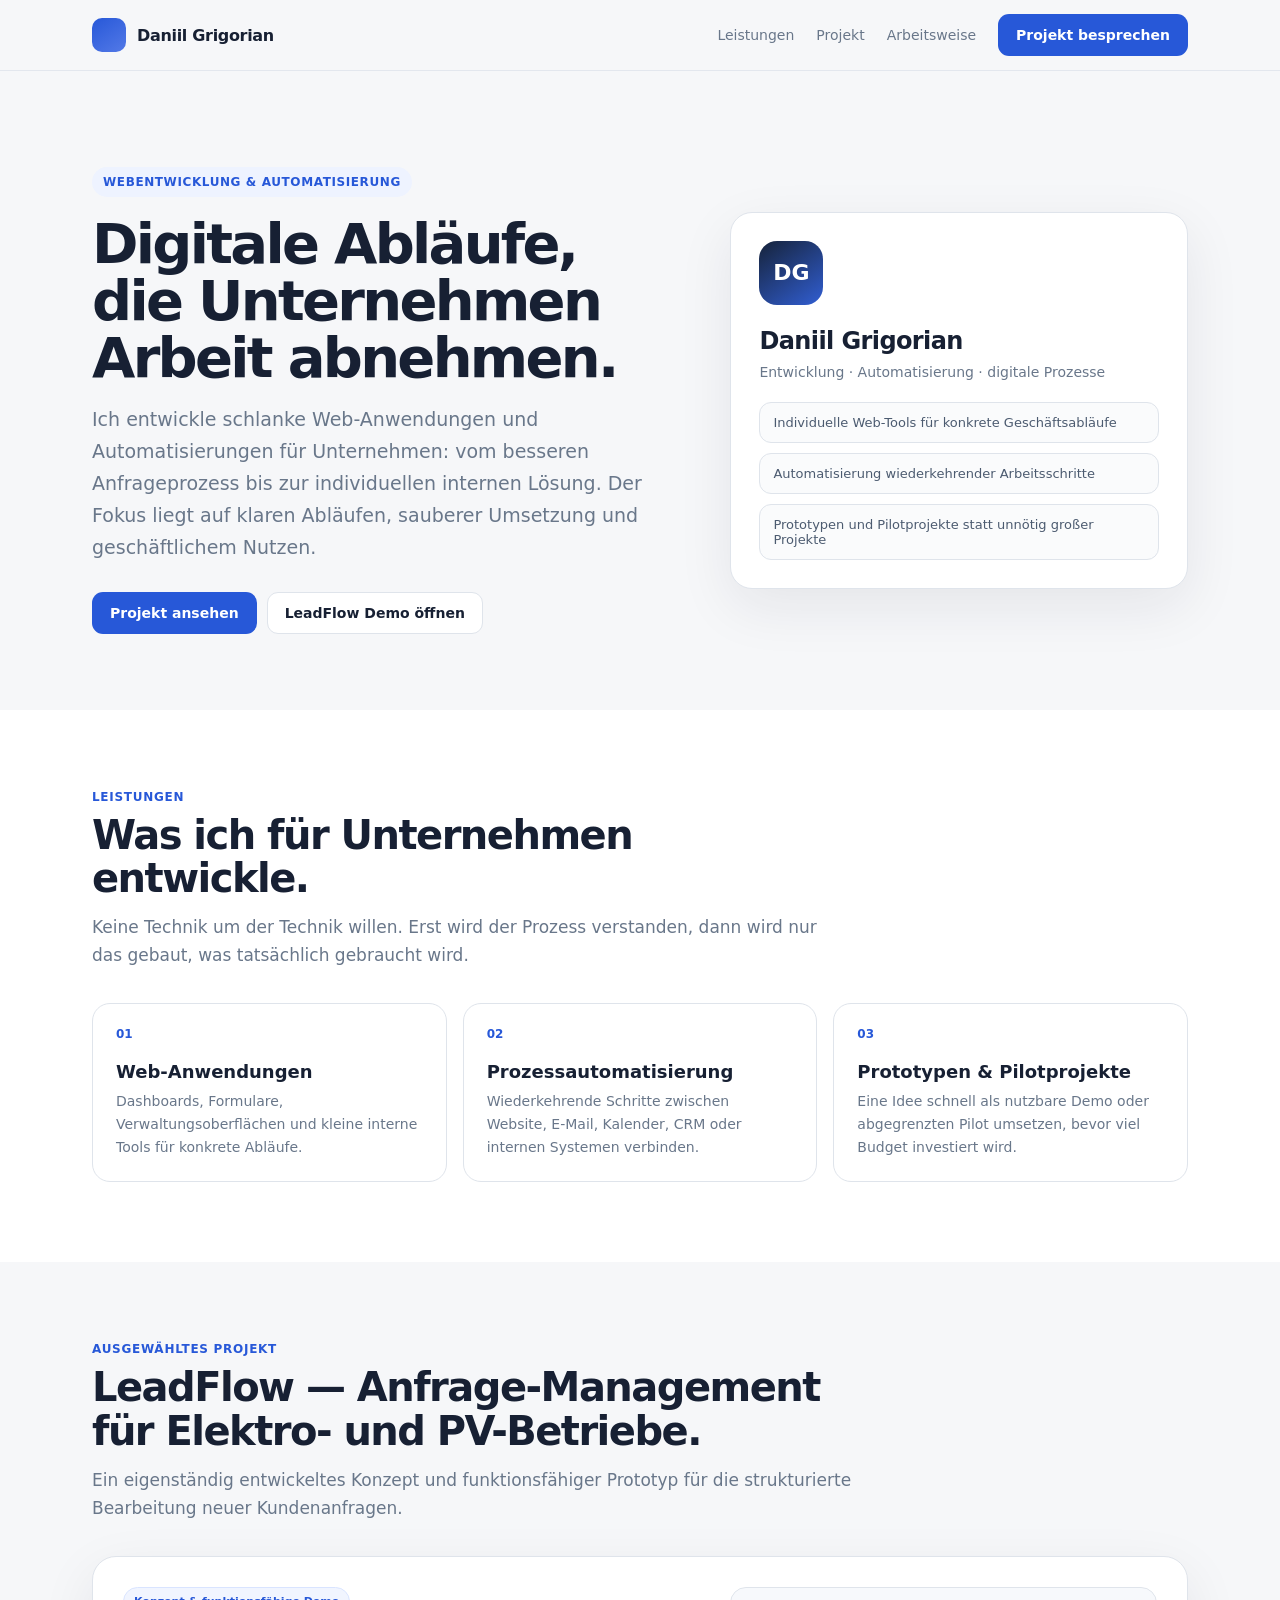
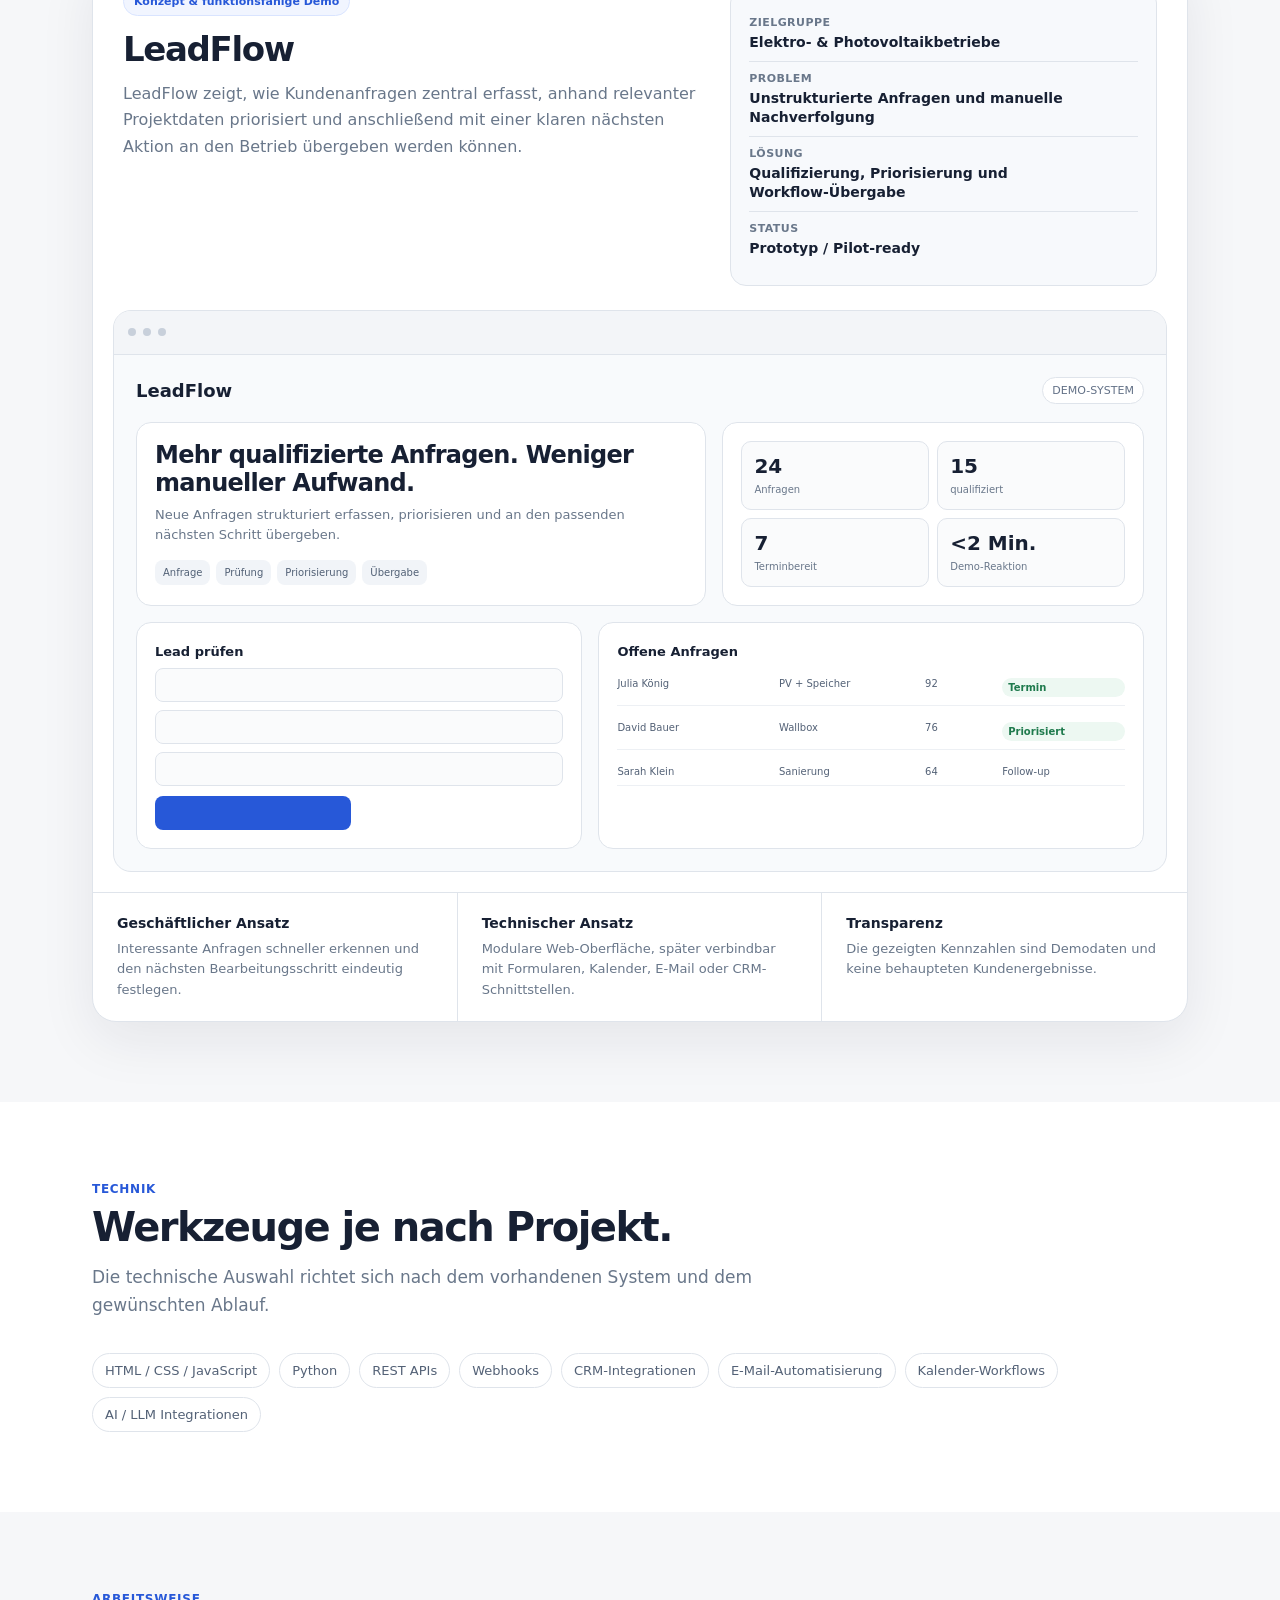
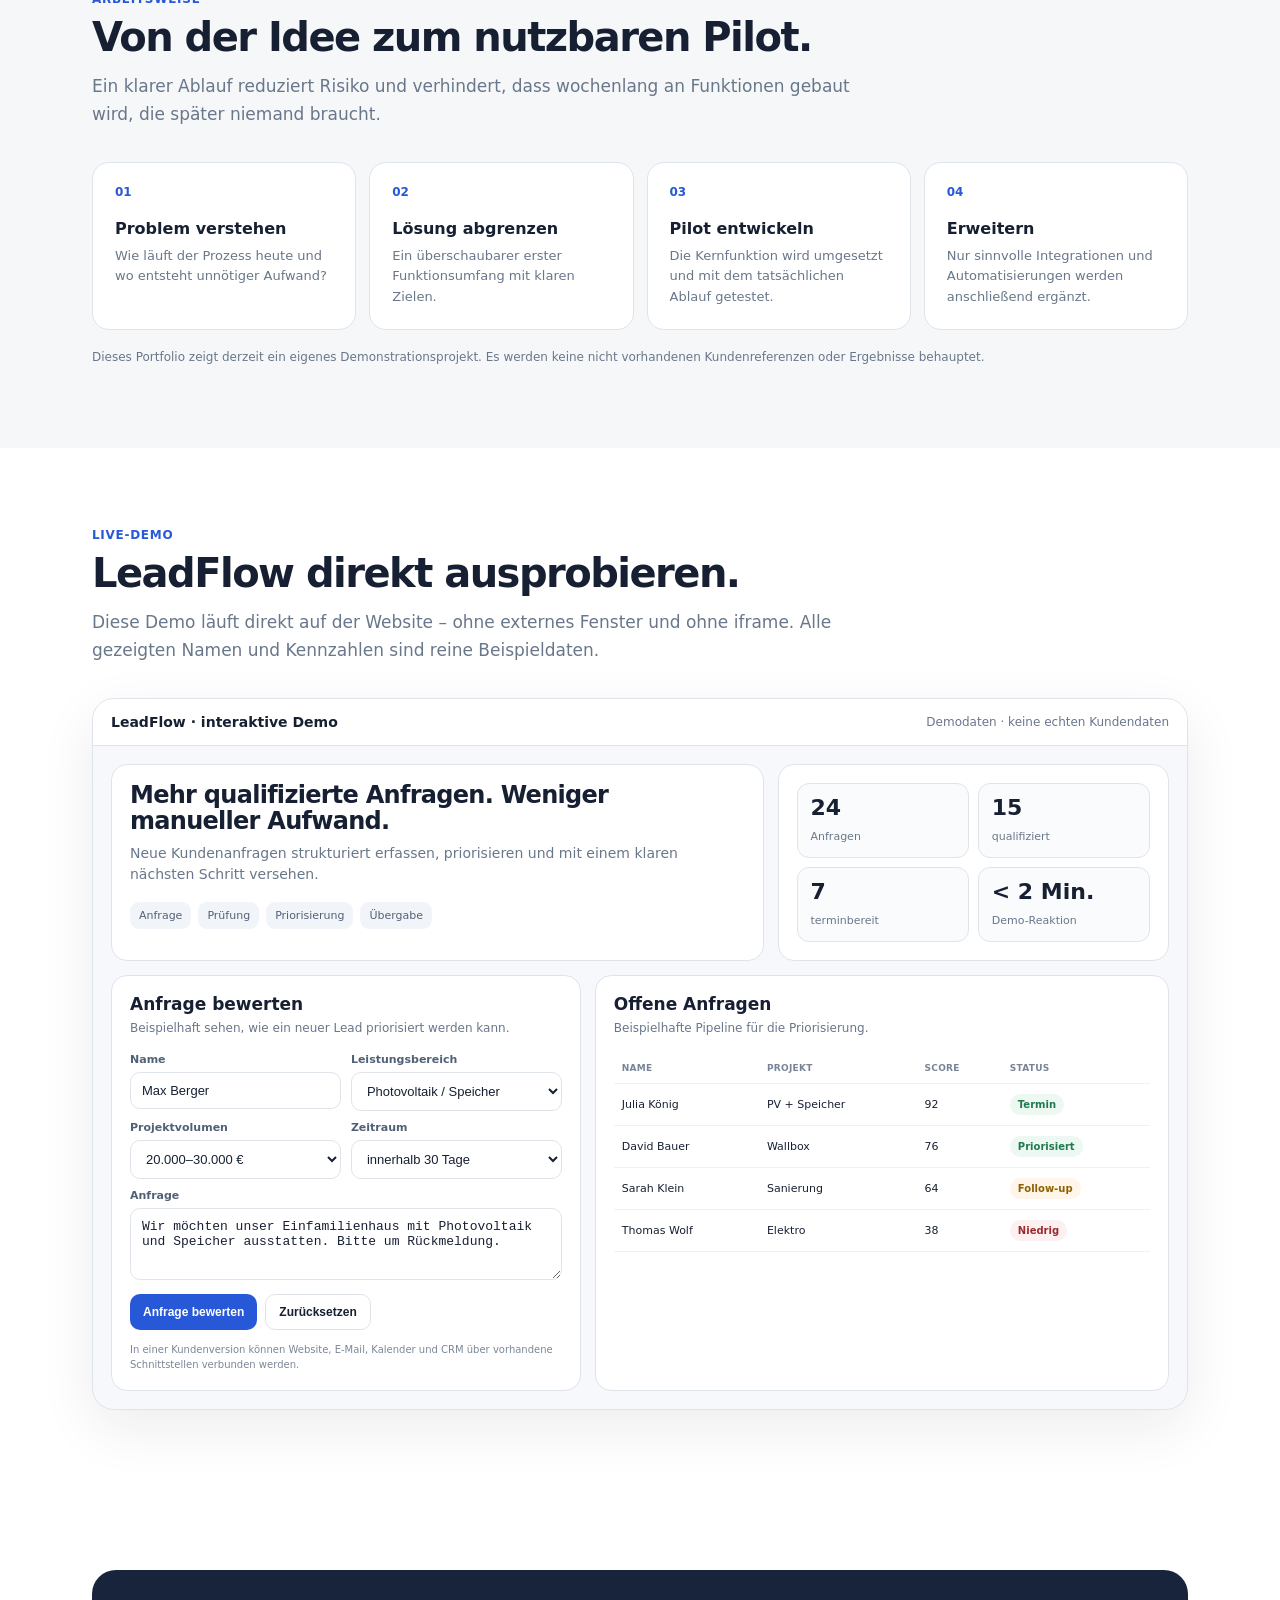
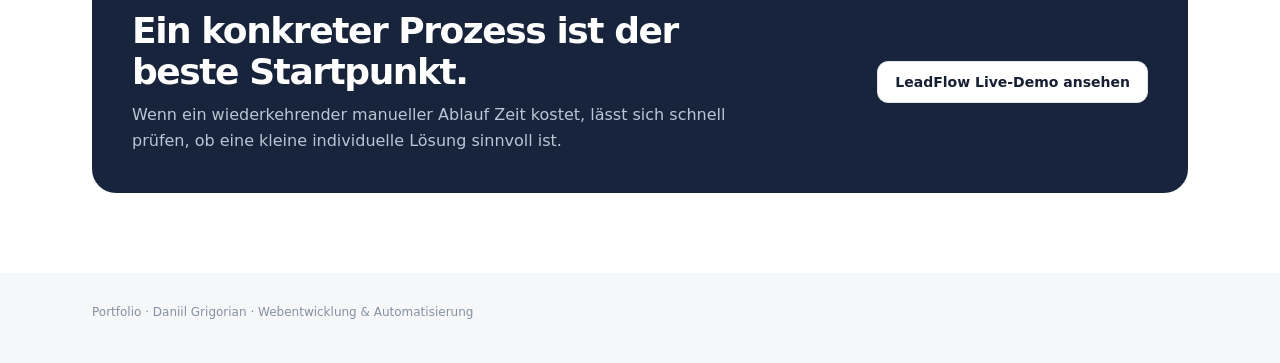
<file: index.html>
<!doctype html>
<html lang="de">
<head>
<meta charset="utf-8">
<meta name="viewport" content="width=device-width, initial-scale=1">
<title>Daniil Grigorian — Web & Automation Portfolio</title>
<meta name="description" content="Portfolio von Daniil Grigorian: Webentwicklung, Automatisierung und digitale Prozesse für Unternehmen.">
<style>
:root{
  --bg:#f6f7f9;--surface:#fff;--text:#172033;--muted:#69778a;--line:#dfe4eb;
  --brand:#2758d8;--brand2:#5379e7;--brandsoft:#eef3ff;--green:#1f7a4d;
  --shadow:0 18px 55px rgba(20,31,48,.08)
}
*{box-sizing:border-box}
html{scroll-behavior:smooth}
body{margin:0;font-family:Inter,ui-sans-serif,system-ui,-apple-system,"Segoe UI",Arial,sans-serif;color:var(--text);background:var(--bg)}
a{color:inherit}
.wrap{max-width:1140px;margin:auto;padding:0 22px}
nav{position:sticky;top:0;z-index:20;background:rgba(246,247,249,.92);border-bottom:1px solid rgba(223,228,235,.8);backdrop-filter:blur(14px)}
.navin{height:70px;display:flex;justify-content:space-between;align-items:center;gap:18px}
.brand{display:flex;align-items:center;gap:11px;font-weight:800;letter-spacing:-.02em}
.mark{width:34px;height:34px;border-radius:10px;background:linear-gradient(145deg,var(--brand),var(--brand2))}
.navlinks{display:flex;gap:22px;align-items:center;font-size:14px;color:var(--muted)}
.navlinks a{text-decoration:none}
.btn{display:inline-flex;align-items:center;justify-content:center;border-radius:11px;padding:12px 17px;font-weight:750;font-size:14px;text-decoration:none;border:1px solid transparent}
.btn-primary{background:var(--brand);color:white}
.btn-secondary{background:white;border-color:var(--line)}
.hero{padding:96px 0 76px}
.hero-grid{display:grid;grid-template-columns:1.12fr .88fr;gap:56px;align-items:center}
.kicker{display:inline-flex;padding:8px 11px;border-radius:999px;background:var(--brandsoft);color:var(--brand);font-size:12px;font-weight:800;text-transform:uppercase;letter-spacing:.05em;margin-bottom:18px}
h1{font-size:56px;line-height:1.02;letter-spacing:-.048em;margin:0 0 18px}
.hero p{font-size:19px;line-height:1.68;color:var(--muted);max-width:720px;margin:0 0 28px}
.actions{display:flex;gap:10px;flex-wrap:wrap}
.profile-card{background:var(--surface);border:1px solid var(--line);border-radius:22px;padding:28px;box-shadow:var(--shadow)}
.avatar{width:64px;height:64px;border-radius:18px;background:linear-gradient(145deg,#16233a,#315ed2);display:flex;align-items:center;justify-content:center;color:#fff;font-size:22px;font-weight:850;margin-bottom:22px}
.profile-card h2{font-size:24px;margin:0 0 6px;letter-spacing:-.025em}
.profile-card p{font-size:14px!important;margin:0 0 18px!important}
.mini-list{display:grid;gap:10px}
.mini{padding:12px 13px;border:1px solid var(--line);background:#fafbfc;border-radius:12px;font-size:13px;color:#4c5b70}
.section{padding:80px 0}
.white{background:#fff}
.head{max-width:760px;margin-bottom:34px}
.eyebrow{font-size:12px;text-transform:uppercase;letter-spacing:.06em;color:var(--brand);font-weight:800;margin-bottom:10px}
.head h2{font-size:40px;line-height:1.08;letter-spacing:-.038em;margin:0 0 13px}
.head p{font-size:17px;color:var(--muted);line-height:1.65;margin:0}
.services{display:grid;grid-template-columns:repeat(3,1fr);gap:16px}
.service{background:#fff;border:1px solid var(--line);border-radius:18px;padding:23px}
.service .n{font-size:12px;color:var(--brand);font-weight:800;margin-bottom:20px}
.service h3{font-size:18px;margin:0 0 8px}
.service p{font-size:14px;line-height:1.62;color:var(--muted);margin:0}
.case{background:#fff;border:1px solid var(--line);border-radius:24px;overflow:hidden;box-shadow:var(--shadow)}
.case-top{padding:30px 30px 24px;display:grid;grid-template-columns:1.15fr .85fr;gap:30px}
.label{display:inline-block;padding:7px 10px;border:1px solid #d9e4ff;background:#f1f5ff;color:var(--brand);border-radius:999px;font-size:11px;font-weight:800;margin-bottom:13px}
.case h3{font-size:34px;letter-spacing:-.04em;margin:0 0 12px}
.case p{color:var(--muted);line-height:1.65;margin:0}
.factbox{background:#f7f9fc;border:1px solid var(--line);border-radius:16px;padding:18px}
.fact{padding:10px 0;border-bottom:1px solid var(--line)}
.fact:last-child{border-bottom:0}
.fact small{display:block;color:var(--muted);font-size:11px;margin-bottom:3px;text-transform:uppercase;font-weight:750;letter-spacing:.04em}
.fact strong{font-size:14px}

/* Embedded project preview */
.preview-wrap{padding:0 20px 20px}
.browser{border:1px solid var(--line);border-radius:18px;overflow:hidden;background:#f8fafc}
.browser-top{height:44px;background:#f3f5f8;border-bottom:1px solid var(--line);display:flex;align-items:center;gap:7px;padding:0 14px}
.browser-dot{width:8px;height:8px;border-radius:50%;background:#c8d0db}
.app{padding:22px}
.appbar{display:flex;justify-content:space-between;align-items:center;margin-bottom:18px}
.applogo{font-weight:800;font-size:18px}
.appchip{font-size:11px;color:#637187;padding:6px 9px;border:1px solid var(--line);border-radius:999px;background:#fff}
.appgrid{display:grid;grid-template-columns:1.15fr .85fr;gap:16px}
.hero-panel,.side-panel,.form-panel,.table-panel{background:#fff;border:1px solid var(--line);border-radius:15px;padding:18px}
.hero-panel h4{font-size:24px;letter-spacing:-.03em;margin:0 0 8px}
.hero-panel p{font-size:13px!important;line-height:1.55!important}
.flow{display:flex;gap:6px;flex-wrap:wrap;margin-top:15px}
.flow span{font-size:10px;padding:7px 8px;border-radius:8px;background:#f1f4f8;color:#516075}
.kpis{display:grid;grid-template-columns:1fr 1fr;gap:8px}
.kpi{border:1px solid var(--line);border-radius:10px;padding:12px;background:#fafbfc}
.kpi b{font-size:20px;display:block}
.kpi small{color:var(--muted);font-size:10px}
.lower{display:grid;grid-template-columns:.9fr 1.1fr;gap:16px;margin-top:16px}
.fakeinput{height:34px;border:1px solid var(--line);border-radius:8px;background:#fafbfc;margin:8px 0}
.fakebtn{height:34px;width:48%;border-radius:8px;background:var(--brand);margin-top:10px}
.rows{display:grid;gap:8px}
.row{display:grid;grid-template-columns:1fr .9fr .45fr .8fr;gap:8px;border-bottom:1px solid #edf0f4;padding:8px 0;font-size:10px;color:#536176}
.pill{display:inline-block;padding:4px 6px;border-radius:999px;background:#edf8f2;color:var(--green);font-weight:700}
.case-bottom{display:grid;grid-template-columns:repeat(3,1fr);gap:0;border-top:1px solid var(--line)}
.case-point{padding:22px 24px;border-right:1px solid var(--line)}
.case-point:last-child{border-right:0}
.case-point strong{display:block;font-size:14px;margin-bottom:7px}
.case-point span{font-size:13px;color:var(--muted);line-height:1.5}
.stack{display:flex;flex-wrap:wrap;gap:9px}
.tag{padding:9px 12px;border:1px solid var(--line);border-radius:999px;background:white;color:#536176;font-size:13px}
.process{display:grid;grid-template-columns:repeat(4,1fr);gap:13px}
.step{border:1px solid var(--line);border-radius:17px;background:#fff;padding:22px}
.step .nr{font-size:12px;color:var(--brand);font-weight:850;margin-bottom:20px}
.step h3{font-size:16px;margin:0 0 8px}
.step p{font-size:13px;color:var(--muted);line-height:1.58;margin:0}
.notice{font-size:12px;color:var(--muted);line-height:1.6;margin-top:18px}
.cta{background:#17243b;color:#fff;border-radius:24px;padding:40px;display:grid;grid-template-columns:1.25fr .75fr;gap:28px;align-items:center}
.cta h2{font-size:36px;letter-spacing:-.04em;margin:0 0 10px}
.cta p{color:#bac5d5;line-height:1.6;margin:0}
.cta .btn-secondary{justify-self:end;background:#fff;color:#172033}
footer{padding:32px 0 44px;color:#8590a0;font-size:12px}
@media(max-width:900px){
  .hero-grid,.case-top,.cta,.appgrid,.lower{grid-template-columns:1fr}
  .services{grid-template-columns:1fr 1fr}
  .process{grid-template-columns:1fr 1fr}
  .cta .btn-secondary{justify-self:start}
}
@media(max-width:620px){
  h1{font-size:39px}
  .services,.process,.case-bottom{grid-template-columns:1fr}
  .case-point{border-right:0;border-bottom:1px solid var(--line)}
  .case-point:last-child{border-bottom:0}
  .navlinks a:not(.btn){display:none}
  .hero{padding-top:72px}.section{padding:62px 0}
  .row{grid-template-columns:1fr 1fr}
}

/* Embedded Live Demo */
.embedded-demo-shell{
  border:1px solid var(--line);
  border-radius:22px;
  overflow:hidden;
  background:#fff;
  box-shadow:var(--shadow);
}
.embedded-demo-toolbar{
  display:flex;
  align-items:center;
  justify-content:space-between;
  gap:12px;
  padding:14px 16px;
  background:#f4f6f9;
  border-bottom:1px solid var(--line);
}
.embedded-demo-title{
  font-size:13px;
  font-weight:800;
}
.embedded-demo-note{
  color:var(--muted);
  font-size:12px;
}
.embedded-demo-frame{
  width:100%;
  height:920px;
  border:0;
  display:block;
  background:#f4f7fb;
}
@media(max-width:700px){
  .embedded-demo-frame{height:1080px}
  .embedded-demo-toolbar{align-items:flex-start;flex-direction:column}
}


/* LeadFlow native demo — mobile safe, no iframe */
.lf-demo-shell{
  border:1px solid #dfe4eb;
  border-radius:22px;
  background:#f6f8fb;
  overflow:hidden;
  box-shadow:0 18px 55px rgba(20,31,48,.08);
}
.lf-demo-top{
  display:flex;
  align-items:center;
  justify-content:space-between;
  gap:12px;
  padding:15px 18px;
  background:#fff;
  border-bottom:1px solid #dfe4eb;
}
.lf-demo-top strong{font-size:14px}
.lf-demo-top span{font-size:12px;color:#69778a}
.lf-demo-body{padding:18px}
.lf-hero{
  display:grid;
  grid-template-columns:1.25fr .75fr;
  gap:14px;
  margin-bottom:14px;
}
.lf-panel{
  background:#fff;
  border:1px solid #dfe4eb;
  border-radius:16px;
  padding:18px;
}
.lf-panel h3{
  margin:0 0 8px;
  font-size:24px;
  line-height:1.08;
  letter-spacing:-.03em;
}
.lf-panel p{
  margin:0;
  color:#69778a;
  font-size:14px;
  line-height:1.55;
}
.lf-flow{
  display:flex;
  flex-wrap:wrap;
  gap:7px;
  margin-top:16px;
}
.lf-flow span{
  padding:7px 9px;
  border-radius:9px;
  background:#f1f4f8;
  color:#536176;
  font-size:11px;
}
.lf-stats{
  display:grid;
  grid-template-columns:1fr 1fr;
  gap:9px;
}
.lf-stat{
  background:#fafbfc;
  border:1px solid #dfe4eb;
  border-radius:12px;
  padding:13px;
}
.lf-stat b{
  display:block;
  font-size:22px;
  line-height:1;
  margin-bottom:6px;
}
.lf-stat small{color:#69778a;font-size:11px}
.lf-main{
  display:grid;
  grid-template-columns:.9fr 1.1fr;
  gap:14px;
}
.lf-card{
  background:#fff;
  border:1px solid #dfe4eb;
  border-radius:16px;
  padding:18px;
}
.lf-card h4{margin:0 0 5px;font-size:17px}
.lf-sub{color:#69778a;font-size:12px;line-height:1.5;margin:0 0 16px}
.lf-grid2{display:grid;grid-template-columns:1fr 1fr;gap:10px}
.lf-field{margin-bottom:10px}
.lf-field label{
  display:block;
  margin:0 0 6px;
  color:#506176;
  font-size:11px;
  font-weight:700;
}
.lf-field input,.lf-field select,.lf-field textarea{
  width:100%;
  border:1px solid #dfe4eb;
  border-radius:10px;
  background:#fff;
  color:#172033;
  padding:10px 11px;
  font-size:13px;
  outline:none;
}
.lf-field textarea{min-height:72px;resize:vertical}
.lf-actions{display:flex;gap:8px;flex-wrap:wrap;margin-top:8px}
.lf-button{
  border:0;
  border-radius:10px;
  padding:10px 13px;
  background:#2758d8;
  color:#fff;
  font-size:12px;
  font-weight:800;
  cursor:pointer;
}
.lf-button.lf-light{
  background:#fff;
  color:#172033;
  border:1px solid #dfe4eb;
}
.lf-result{
  display:none;
  scroll-margin-top:90px;
  margin-top:12px;
  border:1px solid #dfe4eb;
  border-radius:12px;
  background:#f8fafc;
  padding:12px;
}
.lf-result-line{
  display:flex;
  justify-content:space-between;
  align-items:center;
  gap:8px;
  margin-bottom:7px;
}
.lf-result p{margin:0;color:#69778a;font-size:12px;line-height:1.5}
.lf-badge{
  display:inline-block;
  border-radius:999px;
  padding:5px 8px;
  font-size:10px;
  font-weight:800;
}
.lf-green{background:#edf8f2;color:#1f7a4d}
.lf-yellow{background:#fff5e8;color:#8e6100}
.lf-red{background:#fdf0f0;color:#9d2b2b}
.lf-table-wrap{overflow-x:auto;-webkit-overflow-scrolling:touch}
.lf-card, .lf-panel{min-width:0}
.lf-table{width:100%;border-collapse:collapse;min-width:520px}
.lf-table th,.lf-table td{
  text-align:left;
  padding:10px 8px;
  border-bottom:1px solid #edf0f4;
  font-size:11px;
  white-space:nowrap;
}
.lf-table th{
  color:#788496;
  text-transform:uppercase;
  letter-spacing:.03em;
  font-size:9px;
}
.lf-foot{
  margin-top:12px;
  color:#7a8798;
  font-size:10px;
  line-height:1.5;
}
@media(max-width:800px){
  .lf-hero,.lf-main{grid-template-columns:1fr}
}
@media(max-width:560px){
  .lf-demo-body{padding:10px}
  .lf-demo-top{align-items:flex-start;flex-direction:column}
  .lf-panel,.lf-card{padding:14px}
  .lf-panel h3{font-size:20px}
  .lf-stats{grid-template-columns:1fr 1fr}
  .lf-grid2{grid-template-columns:1fr}
}
@media(max-width:390px){
  .lf-stats,.lf-grid2{grid-template-columns:1fr}
}


.lf-result{
  display:none;
  margin-top:14px;
  border:1px solid #cfd9ea;
  border-radius:14px;
  background:#f8fbff;
  padding:14px;
  scroll-margin-top:90px;
}
.lf-result-title{
  font-size:12px;
  font-weight:800;
  color:#2758d8;
  text-transform:uppercase;
  letter-spacing:.04em;
  margin-bottom:10px;
}
.lf-result-grid{
  display:grid;
  grid-template-columns:1fr 1fr;
  gap:9px;
}
.lf-result-item{
  background:#fff;
  border:1px solid #dfe4eb;
  border-radius:10px;
  padding:10px;
  min-width:0;
}
.lf-result-item small{
  display:block;
  color:#788496;
  font-size:9px;
  font-weight:800;
  text-transform:uppercase;
  letter-spacing:.04em;
  margin-bottom:4px;
}
.lf-result-item strong{
  display:block;
  color:#172033;
  font-size:13px;
  line-height:1.35;
  overflow-wrap:anywhere;
}
.lf-result-action{
  margin-top:9px;
  background:#fff;
  border:1px solid #dfe4eb;
  border-radius:10px;
  padding:10px;
}
.lf-result-action small{
  display:block;
  color:#788496;
  font-size:9px;
  font-weight:800;
  text-transform:uppercase;
  letter-spacing:.04em;
  margin-bottom:4px;
}
.lf-result-action strong{font-size:13px}
@media(max-width:430px){
  .lf-result-grid{grid-template-columns:1fr}
}

</style>
</head>
<body>
<nav>
  <div class="wrap navin">
    <div class="brand"><span class="mark"></span>Daniil Grigorian</div>
    <div class="navlinks">
      <a href="#leistungen">Leistungen</a>
      <a href="#projekt">Projekt</a>
      <a href="#prozess">Arbeitsweise</a>
      <a class="btn btn-primary" href="#kontakt">Projekt besprechen</a>
    </div>
  </div>
</nav>

<header class="hero">
  <div class="wrap hero-grid">
    <div>
      <div class="kicker">Webentwicklung & Automatisierung</div>
      <h1>Digitale Abläufe, die Unternehmen Arbeit abnehmen.</h1>
      <p>
        Ich entwickle schlanke Web-Anwendungen und Automatisierungen für Unternehmen:
        vom besseren Anfrageprozess bis zur individuellen internen Lösung.
        Der Fokus liegt auf klaren Abläufen, sauberer Umsetzung und geschäftlichem Nutzen.
      </p>
      <div class="actions">
        <a class="btn btn-primary" href="#projekt">Projekt ansehen</a>
        <a class="btn btn-secondary" href="#live-demo">LeadFlow Demo öffnen</a>
      </div>
    </div>
    <aside class="profile-card">
      <div class="avatar">DG</div>
      <h2>Daniil Grigorian</h2>
      <p>Entwicklung · Automatisierung · digitale Prozesse</p>
      <div class="mini-list">
        <div class="mini">Individuelle Web-Tools für konkrete Geschäftsabläufe</div>
        <div class="mini">Automatisierung wiederkehrender Arbeitsschritte</div>
        <div class="mini">Prototypen und Pilotprojekte statt unnötig großer Projekte</div>
      </div>
    </aside>
  </div>
</header>

<section class="section white" id="leistungen">
  <div class="wrap">
    <div class="head">
      <div class="eyebrow">Leistungen</div>
      <h2>Was ich für Unternehmen entwickle.</h2>
      <p>Keine Technik um der Technik willen. Erst wird der Prozess verstanden, dann wird nur das gebaut, was tatsächlich gebraucht wird.</p>
    </div>
    <div class="services">
      <div class="service"><div class="n">01</div><h3>Web-Anwendungen</h3><p>Dashboards, Formulare, Verwaltungsoberflächen und kleine interne Tools für konkrete Abläufe.</p></div>
      <div class="service"><div class="n">02</div><h3>Prozessautomatisierung</h3><p>Wiederkehrende Schritte zwischen Website, E-Mail, Kalender, CRM oder internen Systemen verbinden.</p></div>
      <div class="service"><div class="n">03</div><h3>Prototypen & Pilotprojekte</h3><p>Eine Idee schnell als nutzbare Demo oder abgegrenzten Pilot umsetzen, bevor viel Budget investiert wird.</p></div>
    </div>
  </div>
</section>

<section class="section" id="projekt">
  <div class="wrap">
    <div class="head">
      <div class="eyebrow">Ausgewähltes Projekt</div>
      <h2>LeadFlow — Anfrage-Management für Elektro- und PV-Betriebe.</h2>
      <p>Ein eigenständig entwickeltes Konzept und funktionsfähiger Prototyp für die strukturierte Bearbeitung neuer Kundenanfragen.</p>
    </div>

    <article class="case">
      <div class="case-top">
        <div>
          <span class="label">Konzept & funktionsfähige Demo</span>
          <h3>LeadFlow</h3>
          <p>
            LeadFlow zeigt, wie Kundenanfragen zentral erfasst, anhand relevanter Projektdaten
            priorisiert und anschließend mit einer klaren nächsten Aktion an den Betrieb
            übergeben werden können.
          </p>
        </div>
        <div class="factbox">
          <div class="fact"><small>Zielgruppe</small><strong>Elektro- & Photovoltaikbetriebe</strong></div>
          <div class="fact"><small>Problem</small><strong>Unstrukturierte Anfragen und manuelle Nachverfolgung</strong></div>
          <div class="fact"><small>Lösung</small><strong>Qualifizierung, Priorisierung und Workflow-Übergabe</strong></div>
          <div class="fact"><small>Status</small><strong>Prototyp / Pilot-ready</strong></div>
        </div>
      </div>

      <div class="preview-wrap">
        <div class="browser">
          <div class="browser-top">
            <span class="browser-dot"></span><span class="browser-dot"></span><span class="browser-dot"></span>
          </div>
          <div class="app">
            <div class="appbar"><div class="applogo">LeadFlow</div><div class="appchip">DEMO-SYSTEM</div></div>
            <div class="appgrid">
              <div class="hero-panel">
                <h4>Mehr qualifizierte Anfragen. Weniger manueller Aufwand.</h4>
                <p>Neue Anfragen strukturiert erfassen, priorisieren und an den passenden nächsten Schritt übergeben.</p>
                <div class="flow"><span>Anfrage</span><span>Prüfung</span><span>Priorisierung</span><span>Übergabe</span></div>
              </div>
              <div class="side-panel">
                <div class="kpis">
                  <div class="kpi"><b>24</b><small>Anfragen</small></div>
                  <div class="kpi"><b>15</b><small>qualifiziert</small></div>
                  <div class="kpi"><b>7</b><small>Terminbereit</small></div>
                  <div class="kpi"><b>&lt;2 Min.</b><small>Demo-Reaktion</small></div>
                </div>
              </div>
            </div>
            <div class="lower">
              <div class="form-panel">
                <strong style="font-size:13px">Lead prüfen</strong>
                <div class="fakeinput"></div><div class="fakeinput"></div><div class="fakeinput"></div>
                <div class="fakebtn"></div>
              </div>
              <div class="table-panel">
                <strong style="font-size:13px">Offene Anfragen</strong>
                <div class="rows" style="margin-top:10px">
                  <div class="row"><span>Julia König</span><span>PV + Speicher</span><span>92</span><span class="pill">Termin</span></div>
                  <div class="row"><span>David Bauer</span><span>Wallbox</span><span>76</span><span class="pill">Priorisiert</span></div>
                  <div class="row"><span>Sarah Klein</span><span>Sanierung</span><span>64</span><span>Follow-up</span></div>
                </div>
              </div>
            </div>
          </div>
        </div>
      </div>

      <div class="case-bottom">
        <div class="case-point"><strong>Geschäftlicher Ansatz</strong><span>Interessante Anfragen schneller erkennen und den nächsten Bearbeitungsschritt eindeutig festlegen.</span></div>
        <div class="case-point"><strong>Technischer Ansatz</strong><span>Modulare Web-Oberfläche, später verbindbar mit Formularen, Kalender, E-Mail oder CRM-Schnittstellen.</span></div>
        <div class="case-point"><strong>Transparenz</strong><span>Die gezeigten Kennzahlen sind Demodaten und keine behaupteten Kundenergebnisse.</span></div>
      </div>
    </article>
  </div>
</section>

<section class="section white">
  <div class="wrap">
    <div class="head">
      <div class="eyebrow">Technik</div>
      <h2>Werkzeuge je nach Projekt.</h2>
      <p>Die technische Auswahl richtet sich nach dem vorhandenen System und dem gewünschten Ablauf.</p>
    </div>
    <div class="stack">
      <span class="tag">HTML / CSS / JavaScript</span>
      <span class="tag">Python</span>
      <span class="tag">REST APIs</span>
      <span class="tag">Webhooks</span>
      <span class="tag">CRM-Integrationen</span>
      <span class="tag">E-Mail-Automatisierung</span>
      <span class="tag">Kalender-Workflows</span>
      <span class="tag">AI / LLM Integrationen</span>
    </div>
  </div>
</section>

<section class="section" id="prozess">
  <div class="wrap">
    <div class="head">
      <div class="eyebrow">Arbeitsweise</div>
      <h2>Von der Idee zum nutzbaren Pilot.</h2>
      <p>Ein klarer Ablauf reduziert Risiko und verhindert, dass wochenlang an Funktionen gebaut wird, die später niemand braucht.</p>
    </div>
    <div class="process">
      <div class="step"><div class="nr">01</div><h3>Problem verstehen</h3><p>Wie läuft der Prozess heute und wo entsteht unnötiger Aufwand?</p></div>
      <div class="step"><div class="nr">02</div><h3>Lösung abgrenzen</h3><p>Ein überschaubarer erster Funktionsumfang mit klaren Zielen.</p></div>
      <div class="step"><div class="nr">03</div><h3>Pilot entwickeln</h3><p>Die Kernfunktion wird umgesetzt und mit dem tatsächlichen Ablauf getestet.</p></div>
      <div class="step"><div class="nr">04</div><h3>Erweitern</h3><p>Nur sinnvolle Integrationen und Automatisierungen werden anschließend ergänzt.</p></div>
    </div>
    <div class="notice">
      Dieses Portfolio zeigt derzeit ein eigenes Demonstrationsprojekt. Es werden keine nicht vorhandenen Kundenreferenzen oder Ergebnisse behauptet.
    </div>
  </div>
</section>



<section class="section white" id="live-demo">
  <div class="wrap">
    <div class="head">
      <div class="eyebrow">Live-Demo</div>
      <h2>LeadFlow direkt ausprobieren.</h2>
      <p>
        Diese Demo läuft direkt auf der Website – ohne externes Fenster und ohne iframe.
        Alle gezeigten Namen und Kennzahlen sind reine Beispieldaten.
      </p>
    </div>

    <div class="lf-demo-shell">
      <div class="lf-demo-top">
        <strong>LeadFlow · interaktive Demo</strong>
        <span>Demodaten · keine echten Kundendaten</span>
      </div>

      <div class="lf-demo-body">
        <div class="lf-hero">
          <div class="lf-panel">
            <h3>Mehr qualifizierte Anfragen. Weniger manueller Aufwand.</h3>
            <p>Neue Kundenanfragen strukturiert erfassen, priorisieren und mit einem klaren nächsten Schritt versehen.</p>
            <div class="lf-flow">
              <span>Anfrage</span><span>Prüfung</span><span>Priorisierung</span><span>Übergabe</span>
            </div>
          </div>
          <div class="lf-panel">
            <div class="lf-stats">
              <div class="lf-stat"><b id="lfLeads">24</b><small>Anfragen</small></div>
              <div class="lf-stat"><b id="lfQual">15</b><small>qualifiziert</small></div>
              <div class="lf-stat"><b id="lfMeet">7</b><small>terminbereit</small></div>
              <div class="lf-stat"><b>&lt; 2 Min.</b><small>Demo-Reaktion</small></div>
            </div>
          </div>
        </div>

        <div class="lf-main">
          <div class="lf-card">
            <h4>Anfrage bewerten</h4>
            <p class="lf-sub">Beispielhaft sehen, wie ein neuer Lead priorisiert werden kann.</p>

            <div class="lf-grid2">
              <div class="lf-field">
                <label>Name</label>
                <input id="lfName" value="Max Berger">
              </div>
              <div class="lf-field">
                <label>Leistungsbereich</label>
                <select id="lfProject">
                  <option>Photovoltaik / Speicher</option>
                  <option>Elektroinstallation</option>
                  <option>Wallbox</option>
                  <option>Sanierung</option>
                </select>
              </div>
            </div>

            <div class="lf-grid2">
              <div class="lf-field">
                <label>Projektvolumen</label>
                <select id="lfBudget">
                  <option value="25000">20.000–30.000 €</option>
                  <option value="12000">10.000–15.000 €</option>
                  <option value="6000">5.000–8.000 €</option>
                  <option value="2000">unter 3.000 €</option>
                </select>
              </div>
              <div class="lf-field">
                <label>Zeitraum</label>
                <select id="lfTimeline">
                  <option value="30">innerhalb 30 Tage</option>
                  <option value="90">1–3 Monate</option>
                  <option value="180">3–6 Monate</option>
                  <option value="365">später</option>
                </select>
              </div>
            </div>

            <div class="lf-field">
              <label>Anfrage</label>
              <textarea id="lfMessage">Wir möchten unser Einfamilienhaus mit Photovoltaik und Speicher ausstatten. Bitte um Rückmeldung.</textarea>
            </div>

            <div class="lf-actions">
              <button class="lf-button" id="lfEvaluateBtn" type="button">Anfrage bewerten</button>
              <button class="lf-button lf-light" id="lfResetBtn" type="button">Zurücksetzen</button>
            </div>

            <div class="lf-result" id="lfResult">
              <div class="lf-result-title">Bewertete Anfrage</div>
              <div class="lf-result-grid">
                <div class="lf-result-item">
                  <small>Name</small>
                  <strong id="lfResultName">—</strong>
                </div>
                <div class="lf-result-item">
                  <small>Leistungsbereich</small>
                  <strong id="lfResultProject">—</strong>
                </div>
                <div class="lf-result-item">
                  <small>Score</small>
                  <strong id="lfResultScore">—</strong>
                </div>
                <div class="lf-result-item">
                  <small>Priorität</small>
                  <strong id="lfResultPriority">—</strong>
                </div>
              </div>
              <div class="lf-result-action">
                <small>Nächster Schritt</small>
                <strong id="lfResultAction">—</strong>
              </div>
            </div>

            <div class="lf-foot">In einer Kundenversion können Website, E-Mail, Kalender und CRM über vorhandene Schnittstellen verbunden werden.</div>
          </div>

          <div class="lf-card">
            <h4>Offene Anfragen</h4>
            <p class="lf-sub">Beispielhafte Pipeline für die Priorisierung.</p>
            <div class="lf-table-wrap">
              <table class="lf-table">
                <thead><tr><th>Name</th><th>Projekt</th><th>Score</th><th>Status</th></tr></thead>
                <tbody id="lfTbody">
                  <tr><td>Julia König</td><td>PV + Speicher</td><td>92</td><td><span class="lf-badge lf-green">Termin</span></td></tr>
                  <tr><td>David Bauer</td><td>Wallbox</td><td>76</td><td><span class="lf-badge lf-green">Priorisiert</span></td></tr>
                  <tr><td>Sarah Klein</td><td>Sanierung</td><td>64</td><td><span class="lf-badge lf-yellow">Follow-up</span></td></tr>
                  <tr><td>Thomas Wolf</td><td>Elektro</td><td>38</td><td><span class="lf-badge lf-red">Niedrig</span></td></tr>
                </tbody>
              </table>
            </div>
          </div>
        </div>
      </div>
    </div>
  </div>
</section>

<section class="section white" id="kontakt">
  <div class="wrap">
    <div class="cta">
      <div>
        <h2>Ein konkreter Prozess ist der beste Startpunkt.</h2>
        <p>Wenn ein wiederkehrender manueller Ablauf Zeit kostet, lässt sich schnell prüfen, ob eine kleine individuelle Lösung sinnvoll ist.</p>
      </div>
      <a class="btn btn-secondary" href="#live-demo">LeadFlow Live-Demo ansehen</a>
    </div>
  </div>
</section>

<footer><div class="wrap">Portfolio · Daniil Grigorian · Webentwicklung & Automatisierung</div></footer>



<script>
document.addEventListener('DOMContentLoaded', function () {
  var evaluateBtn = document.getElementById('lfEvaluateBtn');
  var resetBtn = document.getElementById('lfResetBtn');

  function safeText(id, value) {
    var el = document.getElementById(id);
    if (el) el.textContent = value;
  }

  function uiForPriority(priority, score) {
    if (priority === 'HOT' || score >= 78) {
      return {priority:'Hohe Priorität', status:'Termin priorisiert vorschlagen', cls:'lf-green'};
    }
    if (priority === 'WARM' || score >= 50) {
      return {priority:'Mittlere Priorität', status:'Qualifiziertes Follow-up', cls:'lf-yellow'};
    }
    return {priority:'Niedrige Priorität', status:'Später erneut prüfen', cls:'lf-red'};
  }

  function renderLead(name, project, score, priority, nextAction) {
    var info = uiForPriority(priority, score);
    if (nextAction) info.status = nextAction;

    safeText('lfResultName', name);
    safeText('lfResultProject', project);
    safeText('lfResultScore', score + ' / 100');
    safeText('lfResultPriority', info.priority);
    safeText('lfResultAction', info.status);

    var result = document.getElementById('lfResult');
    result.style.display = 'block';

    var tr = document.createElement('tr');
    [name, project, String(score)].forEach(function(value) {
      var td = document.createElement('td');
      td.textContent = value;
      tr.appendChild(td);
    });

    var tdStatus = document.createElement('td');
    var span = document.createElement('span');
    span.className = 'lf-badge ' + info.cls;
    span.textContent = info.status;
    tdStatus.appendChild(span);
    tr.appendChild(tdStatus);

    var tbody = document.getElementById('lfTbody');
    tbody.insertBefore(tr, tbody.firstChild);

    var leads = document.getElementById('lfLeads');
    var qual = document.getElementById('lfQual');
    var meet = document.getElementById('lfMeet');
    leads.textContent = Number(leads.textContent) + 1;
    if (score >= 50) qual.textContent = Number(qual.textContent) + 1;
    if (score >= 78) meet.textContent = Number(meet.textContent) + 1;

    result.scrollIntoView({behavior:'smooth', block:'center'});
  }

  async function evaluateLead() {
    var name = (document.getElementById('lfName').value || 'Neuer Kontakt').trim();
    var project = document.getElementById('lfProject').value;
    var budget = Number(document.getElementById('lfBudget').value || 0);
    var timelineDays = Number(document.getElementById('lfTimeline').value || 365);
    var message = document.getElementById('lfMessage').value || '';

    evaluateBtn.disabled = true;
    evaluateBtn.textContent = 'Wird bewertet…';

    try {
      var response = await fetch('/api/leadflow', {
        method: 'POST',
        headers: {'Content-Type': 'application/json'},
        body: JSON.stringify({
          name: name,
          project: project,
          budget: budget,
          timelineDays: timelineDays,
          message: message
        })
      });

      var data = await response.json();

      if (!response.ok || !data.success || !data.qualification) {
        throw new Error(data.error || 'Backend-Antwort ungültig');
      }

      renderLead(
        data.lead && data.lead.name ? data.lead.name : name,
        data.lead && data.lead.project ? data.lead.project : project,
        Number(data.qualification.score || 0),
        data.qualification.priority || '',
        data.qualification.nextAction || ''
      );

      evaluateBtn.textContent = 'Über n8n bewertet ✓';
    } catch (error) {
      console.error(error);
      alert('Die Live-Automatisierung ist gerade nicht erreichbar. Bitte später erneut versuchen.');
      evaluateBtn.textContent = 'Anfrage bewerten';
    } finally {
      evaluateBtn.disabled = false;
      setTimeout(function () {
        evaluateBtn.textContent = 'Anfrage bewerten';
      }, 1800);
    }
  }

  function resetLead() {
    document.getElementById('lfName').value = 'Max Berger';
    document.getElementById('lfProject').value = 'Photovoltaik / Speicher';
    document.getElementById('lfBudget').value = '25000';
    document.getElementById('lfTimeline').value = '30';
    document.getElementById('lfMessage').value =
      'Wir möchten unser Einfamilienhaus mit Photovoltaik und Speicher ausstatten. Bitte um Rückmeldung.';
    document.getElementById('lfResult').style.display = 'none';
    evaluateBtn.textContent = 'Anfrage bewerten';
    evaluateBtn.disabled = false;
  }

  evaluateBtn.addEventListener('click', evaluateLead);
  resetBtn.addEventListener('click', resetLead);
});
</script>

</body>
</html>
</file>
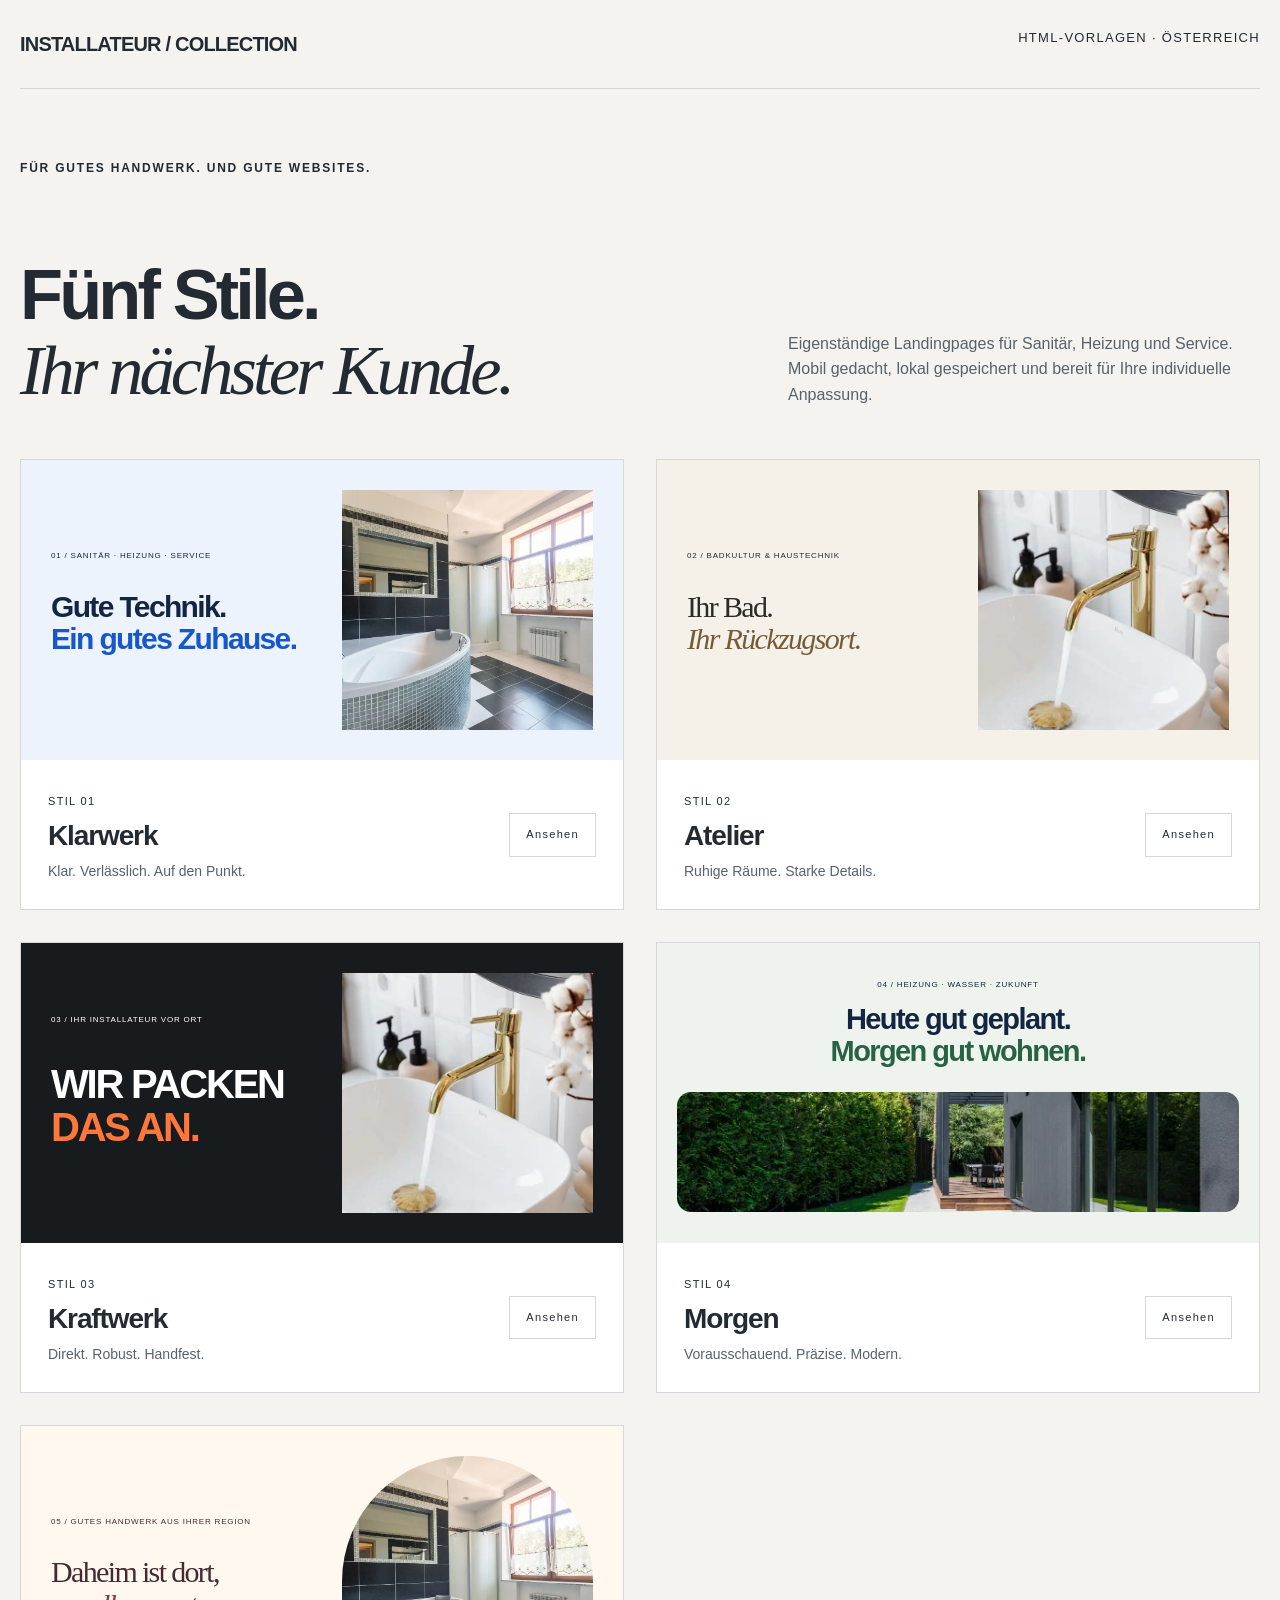
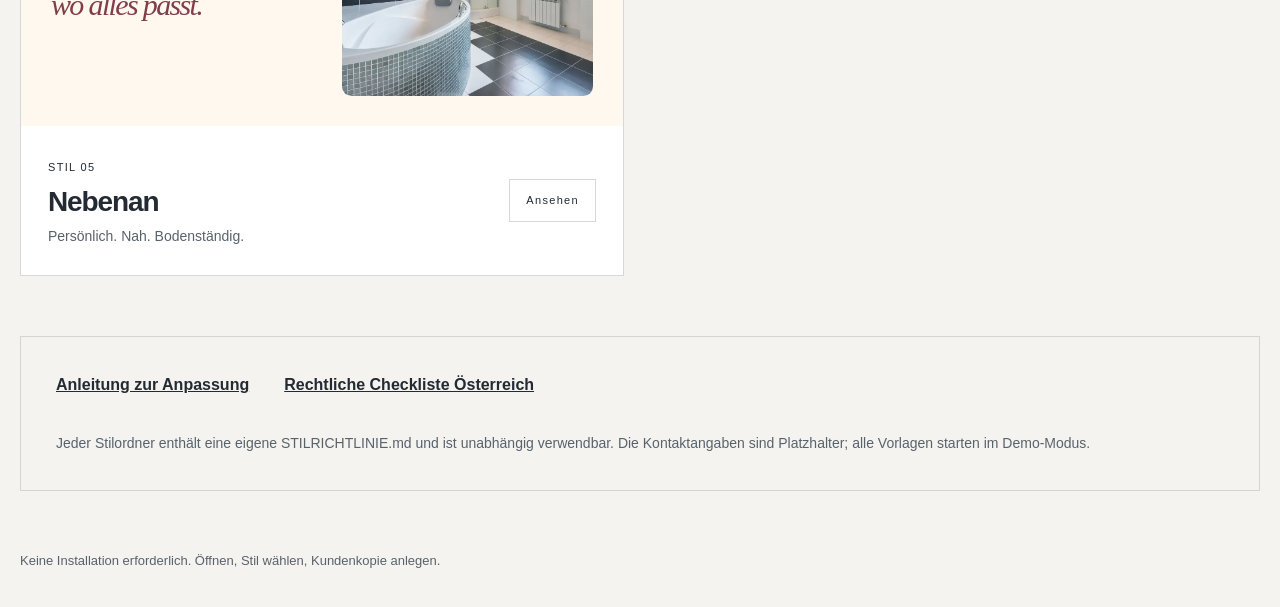
<file: Installateur-Templates/index.html>
<!doctype html><html lang="de-AT"><head><meta charset="utf-8"><meta name="viewport" content="width=device-width,initial-scale=1"><meta name="robots" content="noindex,nofollow"><title>Installateur – Fünf Stile. Ein flexibler Baukasten.</title><style>*{box-sizing:border-box}body{margin:0;background:#f4f3f0;color:#232a32;font:16px/1.6 Arial,sans-serif}a{color:inherit}.wrap{width:min(1240px,calc(100% - 40px));margin:auto}header{padding:28px 0;border-bottom:1px solid #d4d5d3;display:flex;justify-content:space-between;gap:20px}header b{letter-spacing:-.04em;font-size:20px}header span{font-size:13px;letter-spacing:.1em}.intro{padding:70px 0 52px;display:grid;grid-template-columns:1.5fr 1fr;gap:60px;align-items:end}h1{font-size:clamp(40px,5.5vw,72px);line-height:1.06;letter-spacing:-.055em;margin:0}h1 em{font-weight:400;font-family:Georgia,serif}p{margin:18px 0 0;color:#58626b}.tag{font-size:12px;letter-spacing:.15em;font-weight:bold;margin-bottom:20px}.grid{display:grid;grid-template-columns:1fr 1fr;gap:32px}.card{text-decoration:none;display:block;border:1px solid #d6d7d6;background:white;transition:transform .2s}.card:hover{transform:translateY(-5px)}a:focus-visible{outline:3px solid #1657ce;outline-offset:6px}.visual{height:300px;background:var(--b);display:grid;grid-template-columns:1.1fr 1fr;gap:15px;padding:30px;color:#122644;overflow:hidden}.visual img{width:100%;height:240px;object-fit:cover}.mini{align-self:center}.mini>span{font-size:8px;letter-spacing:.1em}.mini h2{font-size:30px;letter-spacing:-.055em;line-height:1.08}.mini em{color:var(--a);font-style:normal}.v1{color:#292b26}.v1 h2,.v4 h2{font-family:Georgia,serif;font-weight:400}.v1 em,.v4 em{font-style:italic}.v2{color:#fff}.v2 h2{font-size:40px;font-weight:900}.v3{grid-template-columns:1fr;text-align:center;gap:10px;padding:20px}.v3 h2{font-size:29px;margin:10px 0}.v3 em{color:#286244}.v3 img{height:120px;border-radius:14px}.v4 img{border-radius:130px 130px 10px 10px}.v4{color:#452a31}.info{padding:27px;display:flex;justify-content:space-between;gap:20px;align-items:center}.info span{font-size:11px;letter-spacing:.12em}.info h2{font-size:28px;line-height:1.1;letter-spacing:-.04em;margin:8px 0}.info p{font-size:14px;margin:0}.open{padding:12px 16px;border:1px solid #d6d7d6}.docs{margin:60px 0;padding:35px;border:1px solid #d4d5d3;display:flex;gap:35px;flex-wrap:wrap}.docs a{font-weight:700}.docs p{width:100%;margin:0;font-size:14px}footer{padding:0 0 35px;color:#58626b;font-size:13px}@media(max-width:700px){.intro{grid-template-columns:1fr;gap:10px;padding-top:45px}.grid{grid-template-columns:1fr}.visual{height:280px;padding:22px}.visual img{height:236px}.v3 img{height:115px}.mini h2{font-size:28px}.info{padding:22px}.info .open{font-size:10px;padding:10px}header span{font-size:10px}.docs{padding:25px;gap:20px}.intro p{max-width:45ch}}@media(prefers-reduced-motion:reduce){*{transition:none!important}}</style></head><body><div class="wrap"><header><b>INSTALLATEUR / COLLECTION</b><span>HTML-VORLAGEN · ÖSTERREICH</span></header><main><section class="intro"><div class="tag">FÜR GUTES HANDWERK. UND GUTE WEBSITES.</div><div></div><h1>Fünf Stile.<br><em>Ihr nächster Kunde.</em></h1><p>Eigenständige Landingpages für Sanitär, Heizung und Service. Mobil gedacht, lokal gespeichert und bereit für Ihre individuelle Anpassung.</p></section><section class="grid" aria-label="Stil auswählen"><a class="card" href="01-klarwerk/index.html" style="--a:#1657ce;--b:#edf3fc"><div class="visual v0"><div class="mini"><span>01 / SANITÄR · HEIZUNG · SERVICE</span><h2>Gute Technik.<br><em>Ein gutes Zuhause.</em></h2></div><img src="01-klarwerk/assets/bathroom.svg" alt="" width="600" height="500"></div><div class="info"><div><span>STIL 01</span><h2>Klarwerk</h2><p>Klar. Verlässlich. Auf den Punkt.</p></div><span class="open">Ansehen</span></div></a><a class="card" href="02-atelier/index.html" style="--a:#775b39;--b:#f5f1e9"><div class="visual v1"><div class="mini"><span>02 / BADKULTUR & HAUSTECHNIK</span><h2>Ihr Bad.<br><em>Ihr Rückzugsort.</em></h2></div><img src="02-atelier/assets/detail.svg" alt="" width="600" height="500"></div><div class="info"><div><span>STIL 02</span><h2>Atelier</h2><p>Ruhige Räume. Starke Details.</p></div><span class="open">Ansehen</span></div></a><a class="card" href="03-kraftwerk/index.html" style="--a:#ff773b;--b:#181b1e"><div class="visual v2"><div class="mini"><span>03 / IHR INSTALLATEUR VOR ORT</span><h2>WIR PACKEN<br><em>DAS AN.</em></h2></div><img src="03-kraftwerk/assets/detail.svg" alt="" width="600" height="500"></div><div class="info"><div><span>STIL 03</span><h2>Kraftwerk</h2><p>Direkt. Robust. Handfest.</p></div><span class="open">Ansehen</span></div></a><a class="card" href="04-morgen/index.html" style="--a:#b9ed77;--b:#eef4ed"><div class="visual v3"><div class="mini"><span>04 / HEIZUNG · WASSER · ZUKUNFT</span><h2>Heute gut geplant.<br><em>Morgen gut wohnen.</em></h2></div><img src="04-morgen/assets/home.svg" alt="" width="600" height="500"></div><div class="info"><div><span>STIL 04</span><h2>Morgen</h2><p>Vorausschauend. Präzise. Modern.</p></div><span class="open">Ansehen</span></div></a><a class="card" href="05-nebenan/index.html" style="--a:#823c4b;--b:#fff8ef"><div class="visual v4"><div class="mini"><span>05 / GUTES HANDWERK AUS IHRER REGION</span><h2>Daheim ist dort,<br><em>wo alles passt.</em></h2></div><img src="05-nebenan/assets/bathroom.svg" alt="" width="600" height="500"></div><div class="info"><div><span>STIL 05</span><h2>Nebenan</h2><p>Persönlich. Nah. Bodenständig.</p></div><span class="open">Ansehen</span></div></a></section><section class="docs" aria-label="Anleitungen"><a href="START-HIER.md">Anleitung zur Anpassung</a><a href="RECHT-AT.md">Rechtliche Checkliste Österreich</a><p>Jeder Stilordner enthält eine eigene STILRICHTLINIE.md und ist unabhängig verwendbar. Die Kontaktangaben sind Platzhalter; alle Vorlagen starten im Demo-Modus.</p></section></main><footer>Keine Installation erforderlich. Öffnen, Stil wählen, Kundenkopie anlegen.</footer></div></body></html>
</file>
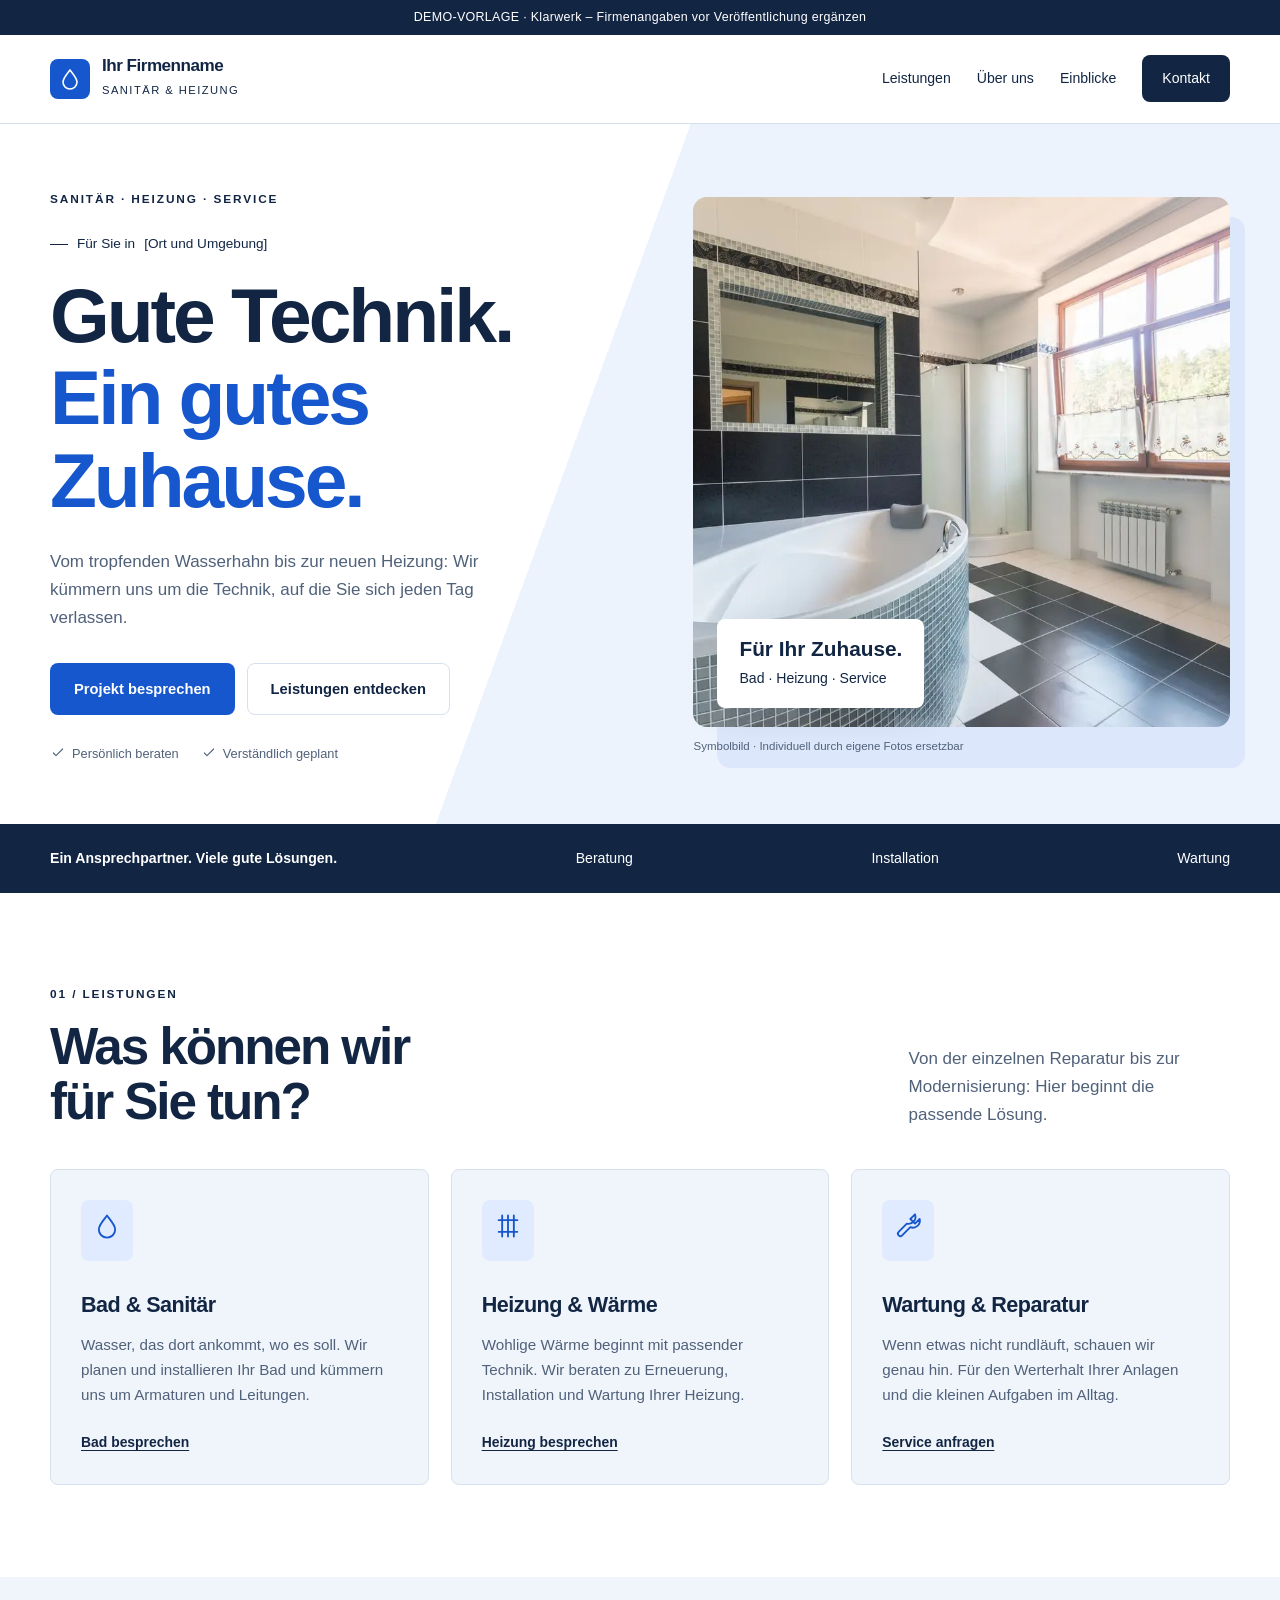
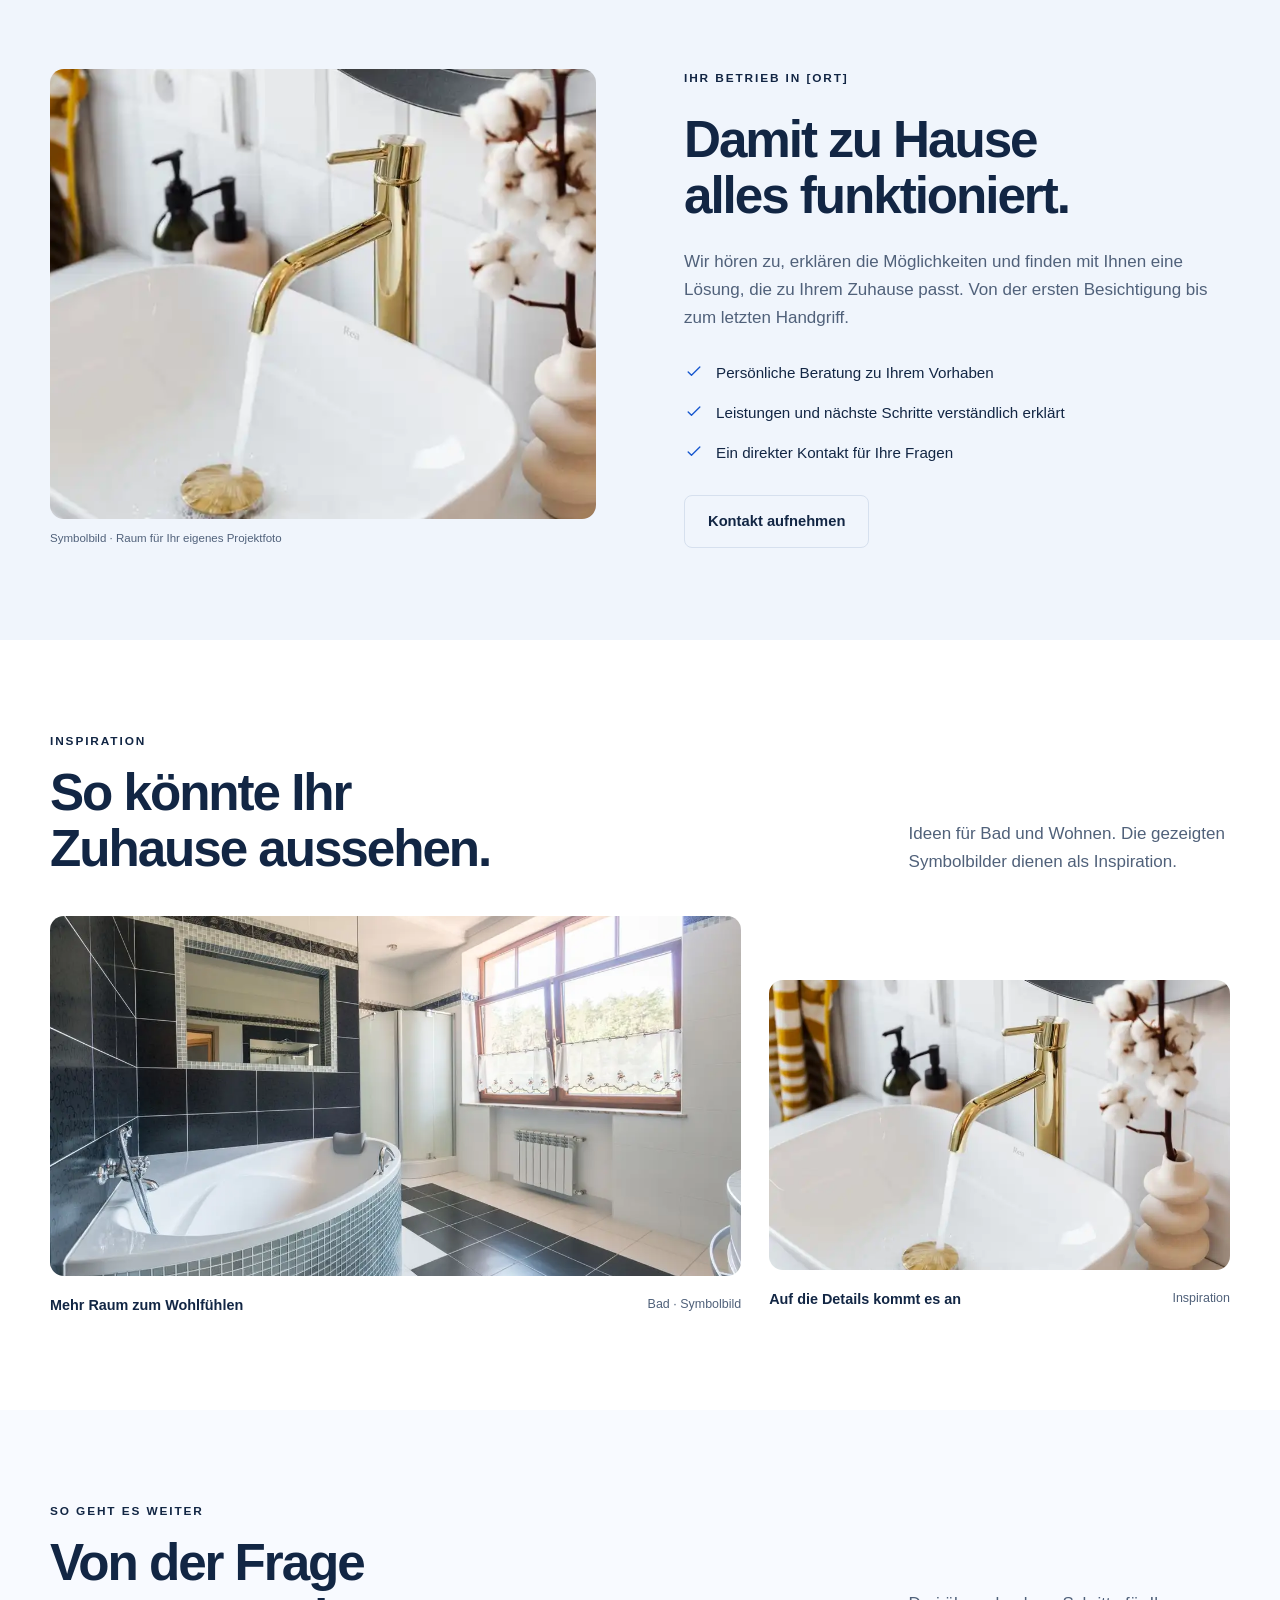
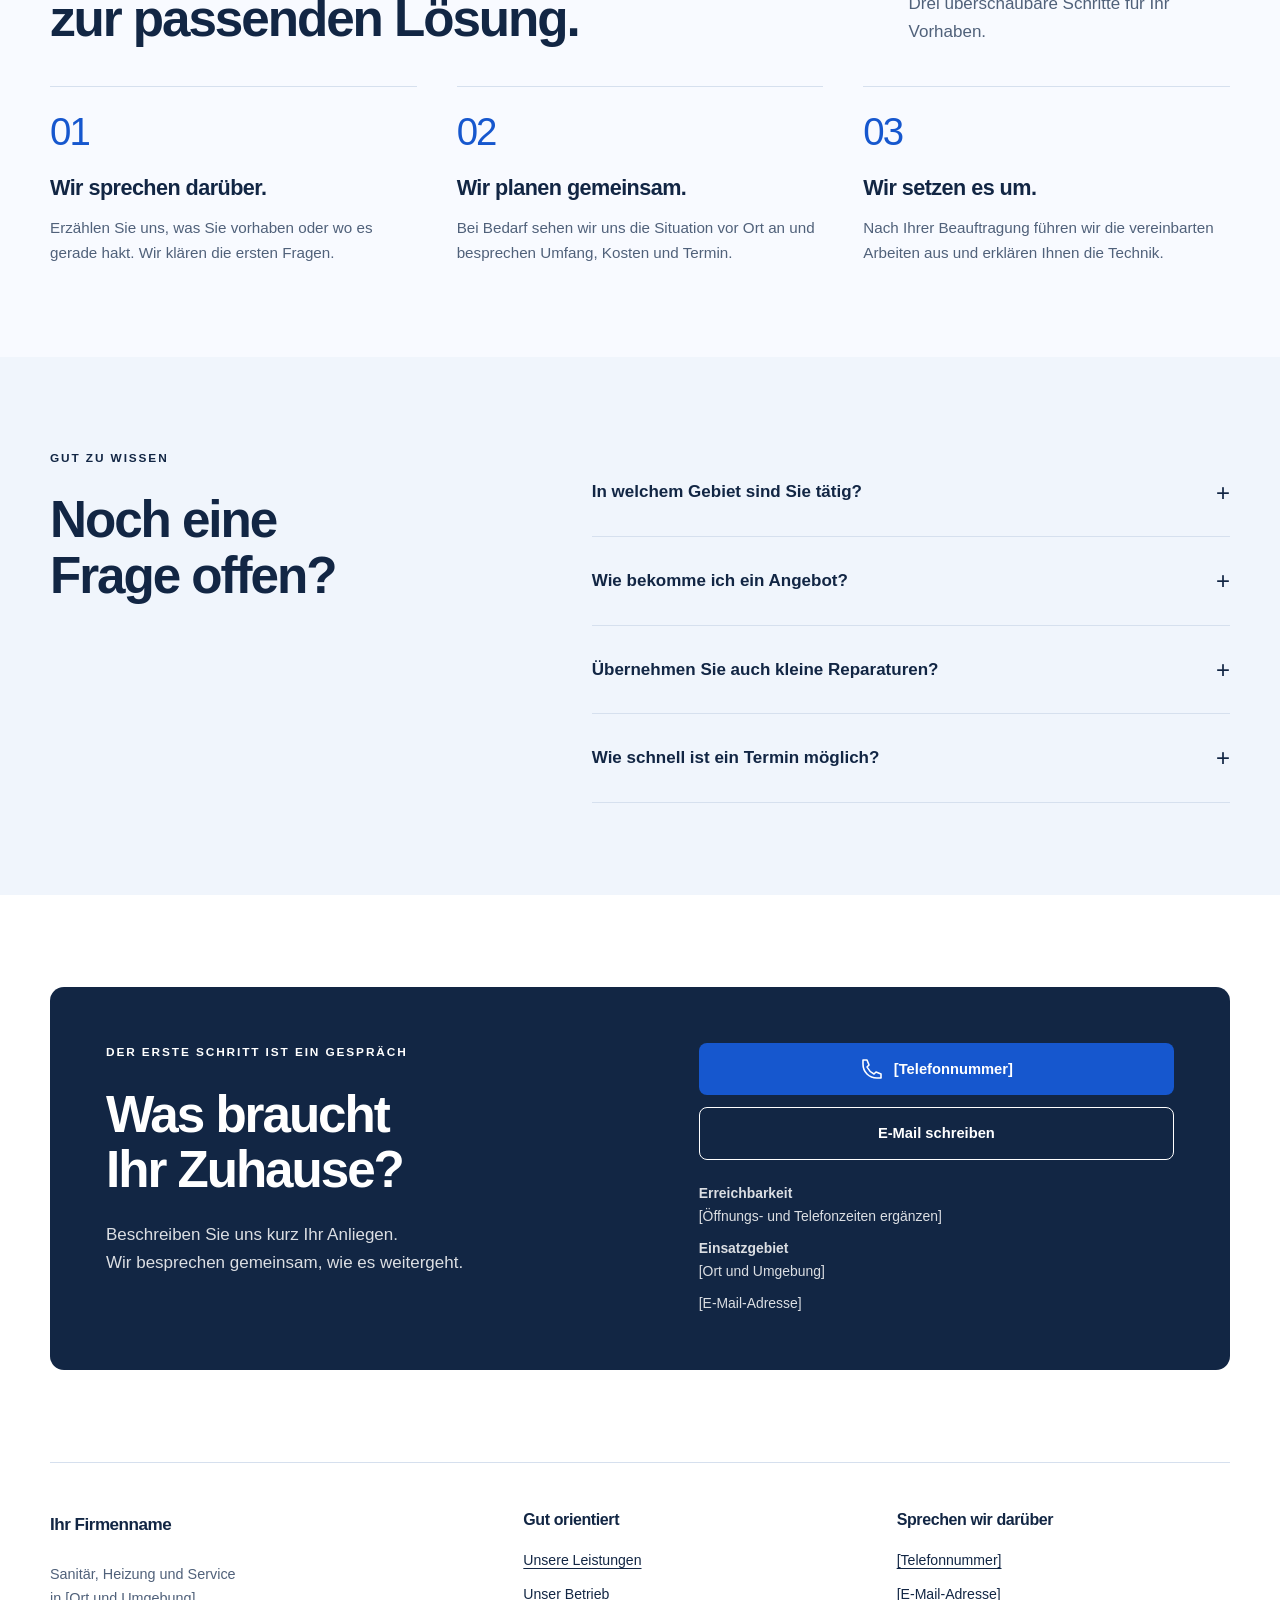
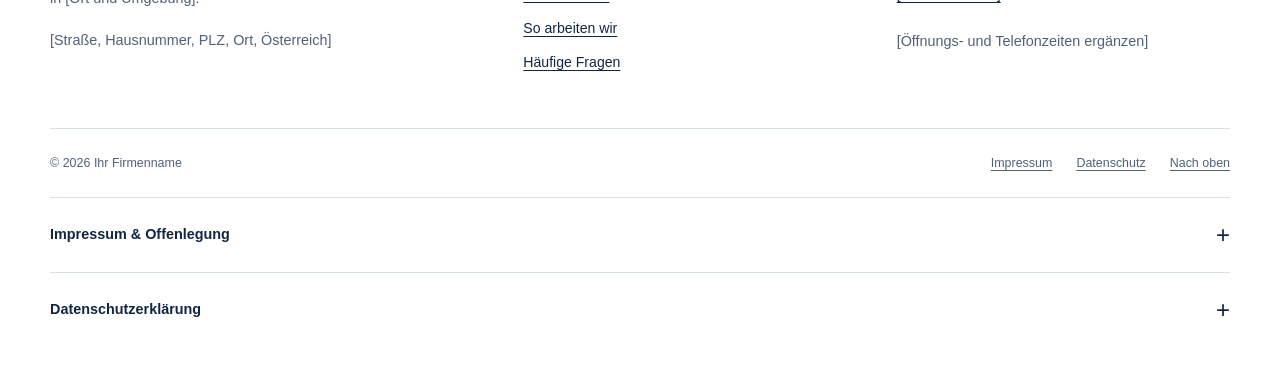
<file: Installateur-Templates/01-klarwerk/index.html>
<!doctype html><html lang="de-AT"><head><meta charset="utf-8"><meta name="viewport" content="width=device-width,initial-scale=1"><title>Klarwerk – Installateur-Vorlage</title><meta name="description" content="Vom tropfenden Wasserhahn bis zur neuen Heizung: Wir kümmern uns um die Technik, auf die Sie sich jeden Tag verlassen."><meta name="robots" content="noindex,nofollow"><meta name="theme-color" content="#edf3fc"><link rel="icon" href="data:image/svg+xml,%3Csvg xmlns='http://www.w3.org/2000/svg' viewBox='0 0 40 40'%3E%3Crect width='40' height='40' rx='10' fill='%231657ce'/%3E%3Cpath d='M20 7c-4 6-9 10-9 16a9 9 0 0018 0c0-6-5-10-9-16Z' fill='white'/%3E%3C/svg%3E"><link rel="stylesheet" href="base.css"><link rel="stylesheet" href="stil.css"><script src="kunde.js" defer></script><script src="script.js" defer></script></head><body><a class="skip" href="#hauptinhalt">Zum Inhalt springen</a><div class="demo-bar">DEMO-VORLAGE · Klarwerk <span>– Firmenangaben vor Veröffentlichung ergänzen</span></div><header class="site-header"><div class="wrap nav-row"><a class="brand" href="#start" aria-label="Zur Startsektion"><span class="brand-mark"><svg viewBox="0 0 24 24" aria-hidden="true" fill="none" stroke="currentColor" stroke-width="1.6" stroke-linecap="round" stroke-linejoin="round"><path d="M12 3C9 7 5 11 5 15a7 7 0 0 0 14 0c0-4-4-8-7-12Z"/></svg></span><span class="brand-copy"><strong data-field="company">Ihr Firmenname</strong><small data-field="brandLine">Sanitär & Heizung</small></span></a><button class="menu-toggle" aria-expanded="false" aria-controls="navigation">Menü</button><nav class="nav-links" id="navigation" aria-label="Hauptnavigation"><a href="#leistungen">Leistungen</a><a href="#betrieb">Über uns</a><a href="#einblicke">Einblicke</a><a class="nav-contact" href="#kontakt">Kontakt</a></nav></div></header><main id="hauptinhalt"><section class="hero" id="start"><div class="wrap hero-grid"><div class="hero-copy"><p class="eyebrow">SANITÄR · HEIZUNG · SERVICE</p><p class="hero-location">Für Sie in <span data-field="region">[Ort und Umgebung]</span></p><h1>Gute Technik.<br><em>Ein gutes Zuhause.</em></h1><p class="hero-intro" data-field="heroIntro">Vom tropfenden Wasserhahn bis zur neuen Heizung: Wir kümmern uns um die Technik, auf die Sie sich jeden Tag verlassen.</p><div class="actions"><a class="button " href="#kontakt">Projekt besprechen</a><a class="button secondary" href="#leistungen">Leistungen entdecken</a></div><div class="hero-facts"><span><svg viewBox="0 0 24 24" aria-hidden="true" fill="none" stroke="currentColor" stroke-width="1.6" stroke-linecap="round" stroke-linejoin="round"><path d="m5 12 4 4L19 6"/></svg>Persönlich beraten</span><span><svg viewBox="0 0 24 24" aria-hidden="true" fill="none" stroke="currentColor" stroke-width="1.6" stroke-linecap="round" stroke-linejoin="round"><path d="m5 12 4 4L19 6"/></svg>Verständlich geplant</span></div></div><figure class="hero-visual"><img src="assets/bathroom.svg" width="1200" height="1100" fetchpriority="high" alt="Helles modernes Badezimmer mit freistehender Badewanne"><figcaption class="photo-note">Symbolbild · Individuell durch eigene Fotos ersetzbar</figcaption><div class="image-label"><strong>Für Ihr Zuhause.</strong><span>Bad · Heizung · Service</span></div></figure></div></section><div class="promise"><div class="wrap"><b>Ein Ansprechpartner. Viele gute Lösungen.</b><span>Beratung</span><span>Installation</span><span>Wartung</span></div></div><section class="section services wrap" id="leistungen"><div class="section-head"><div><p class="eyebrow">01 / LEISTUNGEN</p><h2>Was können wir<br>für Sie tun?</h2></div><p>Von der einzelnen Reparatur bis zur Modernisierung: Hier beginnt die passende Lösung.</p></div><div class="service-grid"><article class="service"><span class="service-index">01</span><div class="service-icon"><svg viewBox="0 0 24 24" aria-hidden="true" fill="none" stroke="currentColor" stroke-width="1.6" stroke-linecap="round" stroke-linejoin="round"><path d="M12 3C9 7 5 11 5 15a7 7 0 0 0 14 0c0-4-4-8-7-12Z"/></svg></div><h3>Bad & Sanitär</h3><p>Wasser, das dort ankommt, wo es soll. Wir planen und installieren Ihr Bad und kümmern uns um Armaturen und Leitungen.</p><a href="#kontakt">Bad besprechen</a></article><article class="service"><span class="service-index">02</span><div class="service-icon"><svg viewBox="0 0 24 24" aria-hidden="true" fill="none" stroke="currentColor" stroke-width="1.6" stroke-linecap="round" stroke-linejoin="round"><path d="M7 3v18M12 3v18M17 3v18M4 7h16M4 17h16"/></svg></div><h3>Heizung & Wärme</h3><p>Wohlige Wärme beginnt mit passender Technik. Wir beraten zu Erneuerung, Installation und Wartung Ihrer Heizung.</p><a href="#kontakt">Heizung besprechen</a></article><article class="service"><span class="service-index">03</span><div class="service-icon"><svg viewBox="0 0 24 24" aria-hidden="true" fill="none" stroke="currentColor" stroke-width="1.6" stroke-linecap="round" stroke-linejoin="round"><path d="m14 6 4-4a6 6 0 0 1-7 8L4 17a2 2 0 0 0 3 3l7-7a6 6 0 0 0 8-7l-4 4Z"/></svg></div><h3>Wartung & Reparatur</h3><p>Wenn etwas nicht rundläuft, schauen wir genau hin. Für den Werterhalt Ihrer Anlagen und die kleinen Aufgaben im Alltag.</p><a href="#kontakt">Service anfragen</a></article></div></section>
<section class="section about" id="betrieb"><div class="wrap about-grid"><figure class="about-image"><img src="assets/detail.svg" width="1000" height="850" loading="lazy" alt="Sanitär- und Badgestaltung als beispielhafte Inspiration"><figcaption class="photo-note">Symbolbild · Raum für Ihr eigenes Projektfoto</figcaption></figure><div class="about-copy"><p class="eyebrow">IHR BETRIEB IN  <span data-field="city">[Ort]</span></p><h2>Damit zu Hause<br>alles funktioniert.</h2><p data-field="aboutText">Wir hören zu, erklären die Möglichkeiten und finden mit Ihnen eine Lösung, die zu Ihrem Zuhause passt. Von der ersten Besichtigung bis zum letzten Handgriff.</p><ul class="check-list"><li><svg viewBox="0 0 24 24" aria-hidden="true" fill="none" stroke="currentColor" stroke-width="1.6" stroke-linecap="round" stroke-linejoin="round"><path d="m5 12 4 4L19 6"/></svg>Persönliche Beratung zu Ihrem Vorhaben</li><li><svg viewBox="0 0 24 24" aria-hidden="true" fill="none" stroke="currentColor" stroke-width="1.6" stroke-linecap="round" stroke-linejoin="round"><path d="m5 12 4 4L19 6"/></svg>Leistungen und nächste Schritte verständlich erklärt</li><li><svg viewBox="0 0 24 24" aria-hidden="true" fill="none" stroke="currentColor" stroke-width="1.6" stroke-linecap="round" stroke-linejoin="round"><path d="m5 12 4 4L19 6"/></svg>Ein direkter Kontakt für Ihre Fragen</li></ul><div class="actions"><a class="button secondary" href="#kontakt">Kontakt aufnehmen</a></div></div></div></section>
<section class="section projects wrap" id="einblicke"><div class="section-head"><div><p class="eyebrow">INSPIRATION</p><h2>So könnte Ihr<br>Zuhause aussehen.</h2></div><p>Ideen für Bad und Wohnen. Die gezeigten Symbolbilder dienen als Inspiration.</p></div><div class="project-grid"><figure class="project"><img src="assets/bathroom.svg" width="1200" height="900" loading="lazy" alt="Modernes Badezimmer als Gestaltungsidee"><figcaption><strong>Mehr Raum zum Wohlfühlen</strong><span>Bad · Symbolbild</span></figcaption></figure><figure class="project"><img src="assets/detail.svg" width="900" height="900" loading="lazy" alt="Detail einer modernen Badgestaltung"><figcaption><strong>Auf die Details kommt es an</strong><span>Inspiration</span></figcaption></figure></div></section>
<section class="section process" id="ablauf"><div class="wrap"><div class="section-head"><div><p class="eyebrow">SO GEHT ES WEITER</p><h2>Von der Frage<br>zur passenden Lösung.</h2></div><p>Drei überschaubare Schritte für Ihr Vorhaben.</p></div><ol class="steps"><li><span class="step-num" aria-hidden="true">01</span><h3>Wir sprechen darüber.</h3><p>Erzählen Sie uns, was Sie vorhaben oder wo es gerade hakt. Wir klären die ersten Fragen.</p></li><li><span class="step-num" aria-hidden="true">02</span><h3>Wir planen gemeinsam.</h3><p>Bei Bedarf sehen wir uns die Situation vor Ort an und besprechen Umfang, Kosten und Termin.</p></li><li><span class="step-num" aria-hidden="true">03</span><h3>Wir setzen es um.</h3><p>Nach Ihrer Beauftragung führen wir die vereinbarten Arbeiten aus und erklären Ihnen die Technik.</p></li></ol></div></section>
<section class="section faq" id="fragen"><div class="wrap faq-grid"><div><p class="eyebrow">GUT ZU WISSEN</p><h2>Noch eine<br>Frage offen?</h2></div><div class="faq-list"><details><summary>In welchem Gebiet sind Sie tätig?</summary><p>Wir sind in <span data-field="region">[Ort und Umgebung]</span> tätig. Nennen Sie uns bei Ihrer Anfrage einfach Ihren Standort, damit wir die Anfahrt mit Ihnen abstimmen können.</p></details><details><summary>Wie bekomme ich ein Angebot?</summary><p>Kontaktieren Sie uns mit einer kurzen Beschreibung Ihres Vorhabens. Wir klären, ob weitere Informationen oder eine Besichtigung erforderlich sind, und besprechen die nächsten Schritte.</p></details><details><summary>Übernehmen Sie auch kleine Reparaturen?</summary><p>Auch kleine Anliegen sind willkommen. Beschreiben Sie uns das Problem, damit wir gemeinsam klären können, wie wir Sie unterstützen können.</p></details><details><summary>Wie schnell ist ein Termin möglich?</summary><p>Das hängt vom Anliegen und der aktuellen Auslastung ab. Bitte fragen Sie die Verfügbarkeit direkt bei uns an. Diese Website sagt keine feste Reaktionszeit zu.</p></details></div></div></section>
<section class="section contact wrap" id="kontakt"><div class="contact-box"><div><p class="eyebrow">DER ERSTE SCHRITT IST EIN GESPRÄCH</p><h2>Was braucht<br>Ihr Zuhause?</h2><p>Beschreiben Sie uns kurz Ihr Anliegen.<br>Wir besprechen gemeinsam, wie es weitergeht.</p></div><div><div class="contact-links"><a class="button" href="#kontakt" data-contact="phone"><svg viewBox="0 0 24 24" aria-hidden="true" fill="none" stroke="currentColor" stroke-width="1.6" stroke-linecap="round" stroke-linejoin="round"><path d="M7 3H3v4c0 8 6 14 14 14h4v-4l-5-2-2 2c-4-2-5-3-7-7l2-2-2-5Z"/></svg><span data-field="phoneDisplay">[Telefonnummer]</span></a><a class="button secondary" href="#kontakt" data-contact="email">E-Mail schreiben</a></div><div class="contact-meta"><p><strong>Erreichbarkeit</strong><br><span data-field="hours">[Öffnungs- und Telefonzeiten ergänzen]</span></p><p><strong>Einsatzgebiet</strong><br><span data-field="region">[Ort und Umgebung]</span></p><p><span data-field="email">[E-Mail-Adresse]</span></p></div><p class="contact-status" role="status" hidden></p><noscript><p>Kontakt: Bitte verwenden Sie die oben angegebenen Kontaktdaten. Für die interaktiven Kontaktlinks muss JavaScript aktiviert sein.</p></noscript></div></div></section></main><footer><div class="wrap footer-main"><div><a class="brand" href="#start"><strong data-field="company">Ihr Firmenname</strong></a><p>Sanitär, Heizung und Service<br>in <span data-field="region">[Ort und Umgebung]</span>.</p><p data-field="address">[Straße, Hausnummer, PLZ, Ort]</p></div><div><h3>Gut orientiert</h3><a href="#leistungen">Unsere Leistungen</a><a href="#betrieb">Unser Betrieb</a><a href="#ablauf">So arbeiten wir</a><a href="#fragen">Häufige Fragen</a></div><div><h3>Sprechen wir darüber</h3><a href="#kontakt" data-contact="phone"><span data-field="phoneDisplay">[Telefonnummer]</span></a><a href="#kontakt" data-contact="email"><span data-field="email">[E-Mail-Adresse]</span></a><p data-field="hours">[Öffnungs- und Telefonzeiten]</p></div></div><div class="wrap footer-bottom"><span>© <span data-year>2026</span> <span data-field="company">Ihr Firmenname</span></span><div class="footer-legal"><a href="#impressum">Impressum</a><a href="#datenschutz">Datenschutz</a><a href="#start">Nach oben</a></div></div><section class="legal wrap" aria-label="Rechtliche Informationen">
<details id="impressum"><summary>Impressum & Offenlegung</summary><div class="legal-content">
<p class="notice">Ausfüllvorlage Österreich – vor Veröffentlichung alle eckigen Klammern ersetzen und die für den Betrieb zutreffenden Angaben prüfen.</p>
<h2>Impressum</h2><dl><dt>Diensteanbieter / Unternehmensname</dt><dd data-field="legalName">[Vollständiger rechtlicher Name inkl. Rechtsform]</dd><dt>Inhaber / vertretungsbefugte Person</dt><dd>[Name; bei abweichender Firma bürgerlichen Namen ergänzen]</dd><dt>Geografische Anschrift / Sitz</dt><dd data-field="address">[Straße, Hausnummer, PLZ, Ort, Österreich]</dd><dt>Kontakt</dt><dd><span data-field="phoneDisplay">[Telefonnummer]</span> · <span data-field="email">[E-Mail-Adresse]</span></dd><dt>Unternehmensgegenstand</dt><dd>[Tatsächlich ausgeübte Tätigkeiten]</dd><dt>Firmenbuch</dt><dd>[Firmenbuchnummer und Firmenbuchgericht, sofern eingetragen; sonst entfernen]</dd><dt>UID</dt><dd>[Umsatzsteuer-Identifikationsnummer, sofern vorhanden; sonst entfernen]</dd><dt>Kammer / Berufsverband</dt><dd>[Zuständige Wirtschaftskammer und Fachgruppe]</dd><dt>Aufsichts- / Gewerbebehörde</dt><dd>[Zuständige Bezirkshauptmannschaft oder zuständiger Magistrat]</dd><dt>Berufsbezeichnung / Gewerbeberechtigung</dt><dd>[Genaue Bezeichnung und Verleihungsstaat; anwendbare berufsrechtliche Vorschriften ergänzen]</dd><dt>Rechtsvorschriften</dt><dd>Gewerbeordnung und [weitere anwendbare Vorschriften], abrufbar im <a href="https://www.ris.bka.gv.at/">Rechtsinformationssystem des Bundes</a>.</dd></dl>
<h3>Offenlegung gemäß § 25 MedienG</h3><p>Medieninhaber: [vollständiger Name / Firma]. Sitz: [Ort]. Unternehmensgegenstand: [Tätigkeit]. Diese Website informiert über das Unternehmen und seine Leistungen. [Bei über eine kleine Unternehmenswebsite hinausgehenden Inhalten weitere Offenlegungsangaben ergänzen.]</p>
<h3>Zusätzliche Angaben, soweit anwendbar</h3><p>[Berufshaftpflichtversicherung: Versicherer, Kontakt, räumlicher Geltungsbereich, falls erforderlich.] [Alternative Streitbeilegung: zutreffende Verpflichtung oder freiwillige Teilnahme und zuständige Stelle, soweit anwendbar. Nicht zutreffende Platzhalter entfernen.]</p>
<h3>Bildnachweise</h3><p>Die verwendeten Fotos dienen der Illustration und zeigen keine nachgewiesenen Arbeiten dieses Betriebs. Quellen: <a href="assets/BILDQUELLEN.md">Bildquellen und Nutzungshinweise</a>. [Bei Austausch aktualisieren.]</p>
</div></details>
<details id="datenschutz"><summary>Datenschutzerklärung</summary><div class="legal-content">
<p class="notice">Arbeitsvorlage: Hosting, Speicherdauer und tatsächliche Verarbeitung ergänzen. Diese Angaben sind vor Freischaltung betriebsspezifisch zu prüfen.</p>
<h2>Datenschutzerklärung</h2><h3>1. Verantwortlicher</h3><p><span data-field="legalName">[Rechtlicher Unternehmensname]</span>, <span data-field="address">[Anschrift]</span>. Kontakt: <span data-field="email">[E-Mail]</span>, <span data-field="phoneDisplay">[Telefon]</span>. [Datenschutzbeauftragte Person ergänzen, falls benannt.]</p>
<h3>2. Bereitstellung der Website</h3><p>Beim Abruf der veröffentlichten Website verarbeitet der Hostinganbieter technisch erforderliche Verbindungsdaten, insbesondere IP-Adresse, Zeitpunkt, abgerufene URL sowie Browser- und Systeminformationen. Zweck sind Bereitstellung, Sicherheit und Fehleranalyse. Rechtsgrundlage ist Art. 6 Abs. 1 lit. f DSGVO; berechtigtes Interesse ist der sichere Betrieb der Website.</p><p>Hostinganbieter / Empfänger: [Name, Anschrift, Land]. Protokollierung und Löschfrist: [tatsächliche Konfiguration und Dauer]. Auftragsverarbeitung: [Vertrag prüfen]. Drittlandübermittlungen: [keine oder Empfänger, Land, Rechtsgrundlage und Garantien konkret nennen].</p>
<h3>3. Kontakt per E-Mail oder Telefon</h3><p>Wenn Sie uns kontaktieren, verarbeiten wir Ihre Kontaktdaten und den Inhalt Ihrer Anfrage zur Bearbeitung Ihres Anliegens. Bei vorvertraglichen oder vertraglichen Anfragen gilt Art. 6 Abs. 1 lit. b DSGVO, bei sonstigen Anfragen Art. 6 Abs. 1 lit. f DSGVO (Interesse an der Beantwortung). Die Bereitstellung erfolgt freiwillig; ohne erforderliche Angaben können wir die Anfrage gegebenenfalls nicht bearbeiten.</p><p>Empfänger / E-Mail-Dienstleister: [Anbieter und Verarbeitungsorte]. Speicherdauer: [Löschkonzept mit konkreten Fristen sowie einschlägigen gesetzlichen Aufbewahrungspflichten ergänzen].</p>
<h3>4. Cookies, Schriften und externe Inhalte</h3><p>Diese Vorlage setzt selbst keine Cookies, kein Tracking und keinen lokalen Browserspeicher ein. Fotos, Gestaltung und Skripte werden lokal bereitgestellt; Schriften stammen vom Endgerät. Externe Karten, Videos und Analysewerkzeuge sind nicht eingebunden. Beim Anklicken externer Links gelten die Datenschutzinformationen der Zielseite. [Vor Veröffentlichung auch den Hostinganbieter auf zusätzliche Dienste prüfen; Text bei Erweiterungen anpassen.]</p>
<h3>5. Ihre Rechte</h3><p>Unter den gesetzlichen Voraussetzungen haben Sie Rechte auf Auskunft, Berichtigung, Löschung, Einschränkung und Datenübertragbarkeit. Gegen Verarbeitungen auf Grundlage berechtigter Interessen können Sie aus Gründen Ihrer besonderen Situation Widerspruch erheben. Soweit eine Verarbeitung auf Einwilligung beruht, kann diese jederzeit mit Wirkung für die Zukunft widerrufen werden. Es findet durch diese Vorlage keine automatisierte Entscheidungsfindung einschließlich Profiling statt.</p><p>Sie können sich bei einer Aufsichtsbehörde beschweren, insbesondere bei der <a href="https://www.dsb.gv.at/">österreichischen Datenschutzbehörde</a>.</p><p>Stand dieser Datenschutzerklärung: [Datum der betriebsspezifischen Prüfung].</p>
</div></details></section></footer><div class="mobile-cta" aria-label="Schneller Kontakt"><a class="button" href="#kontakt" data-contact="phone"><svg viewBox="0 0 24 24" aria-hidden="true" fill="none" stroke="currentColor" stroke-width="1.6" stroke-linecap="round" stroke-linejoin="round"><path d="M7 3H3v4c0 8 6 14 14 14h4v-4l-5-2-2 2c-4-2-5-3-7-7l2-2-2-5Z"/></svg>Anrufen</a><a class="button secondary" href="#kontakt">Anfrage besprechen</a></div></body></html>
</file>
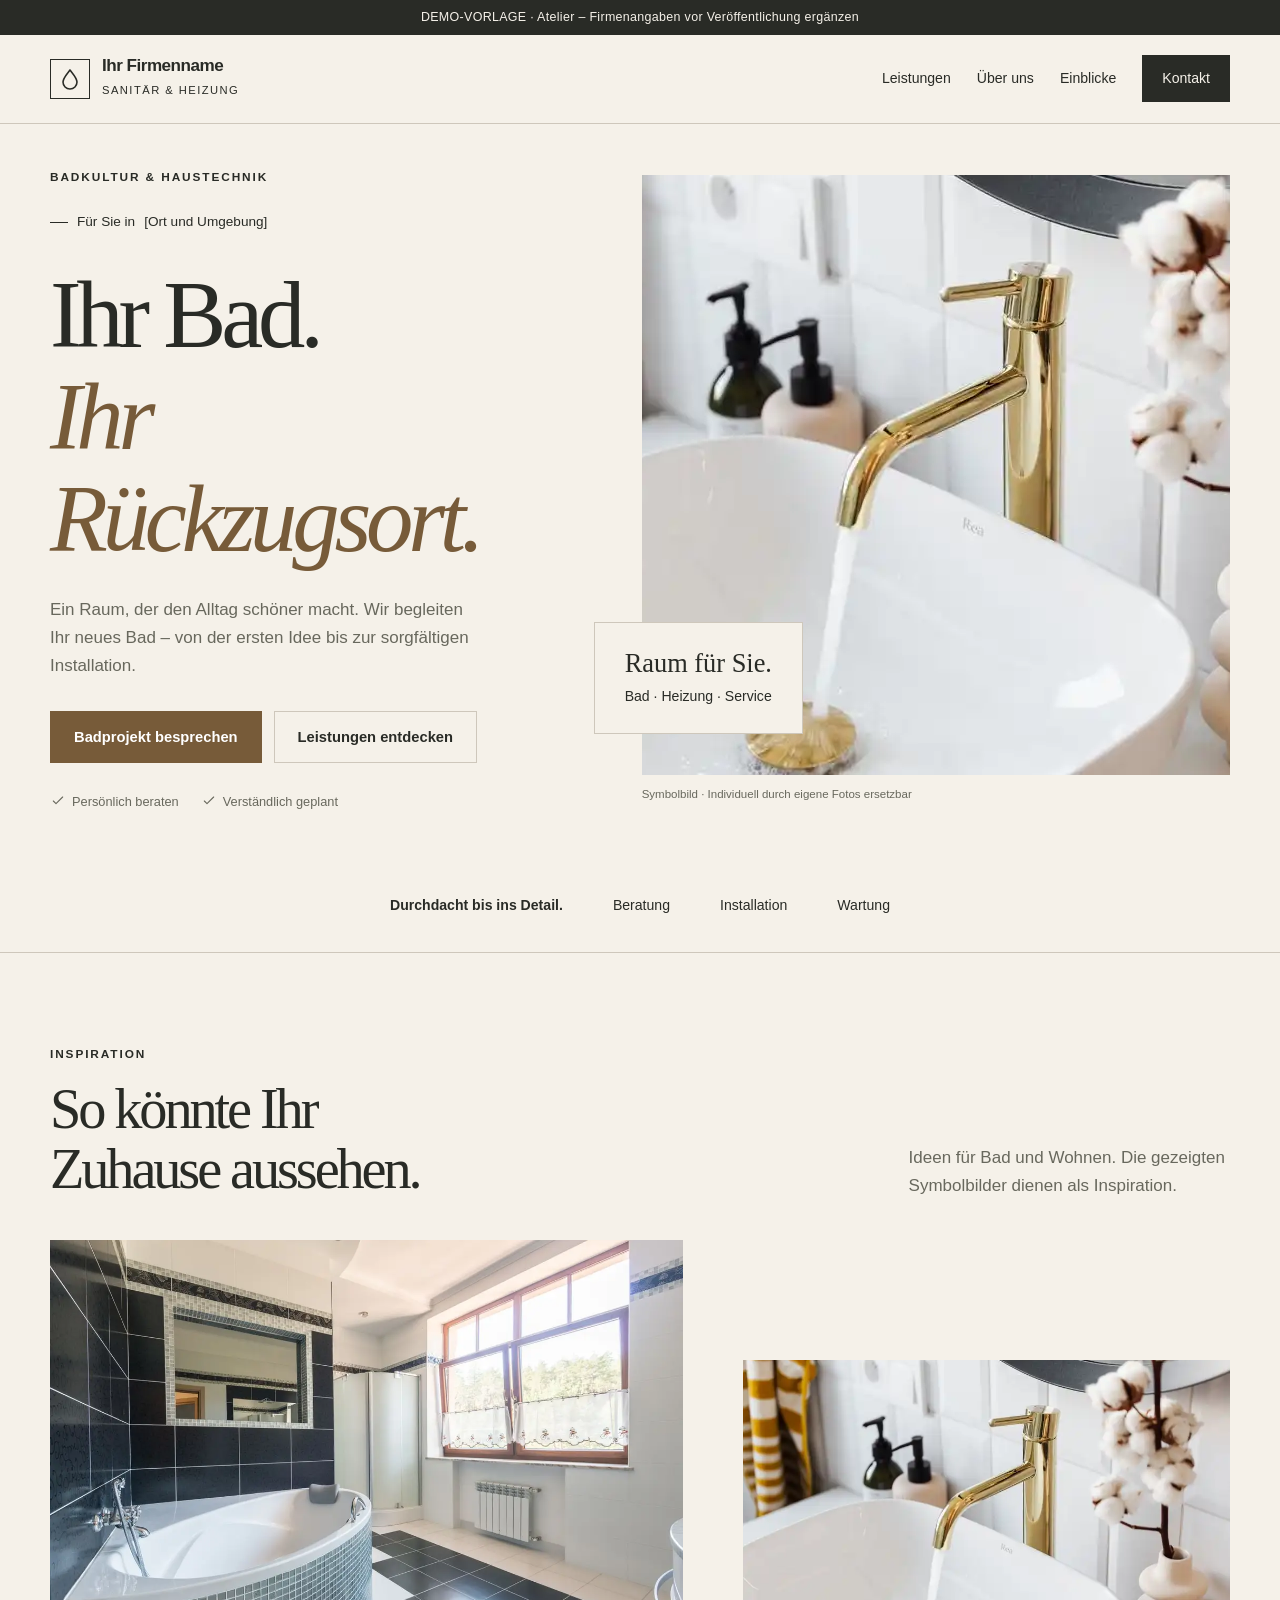
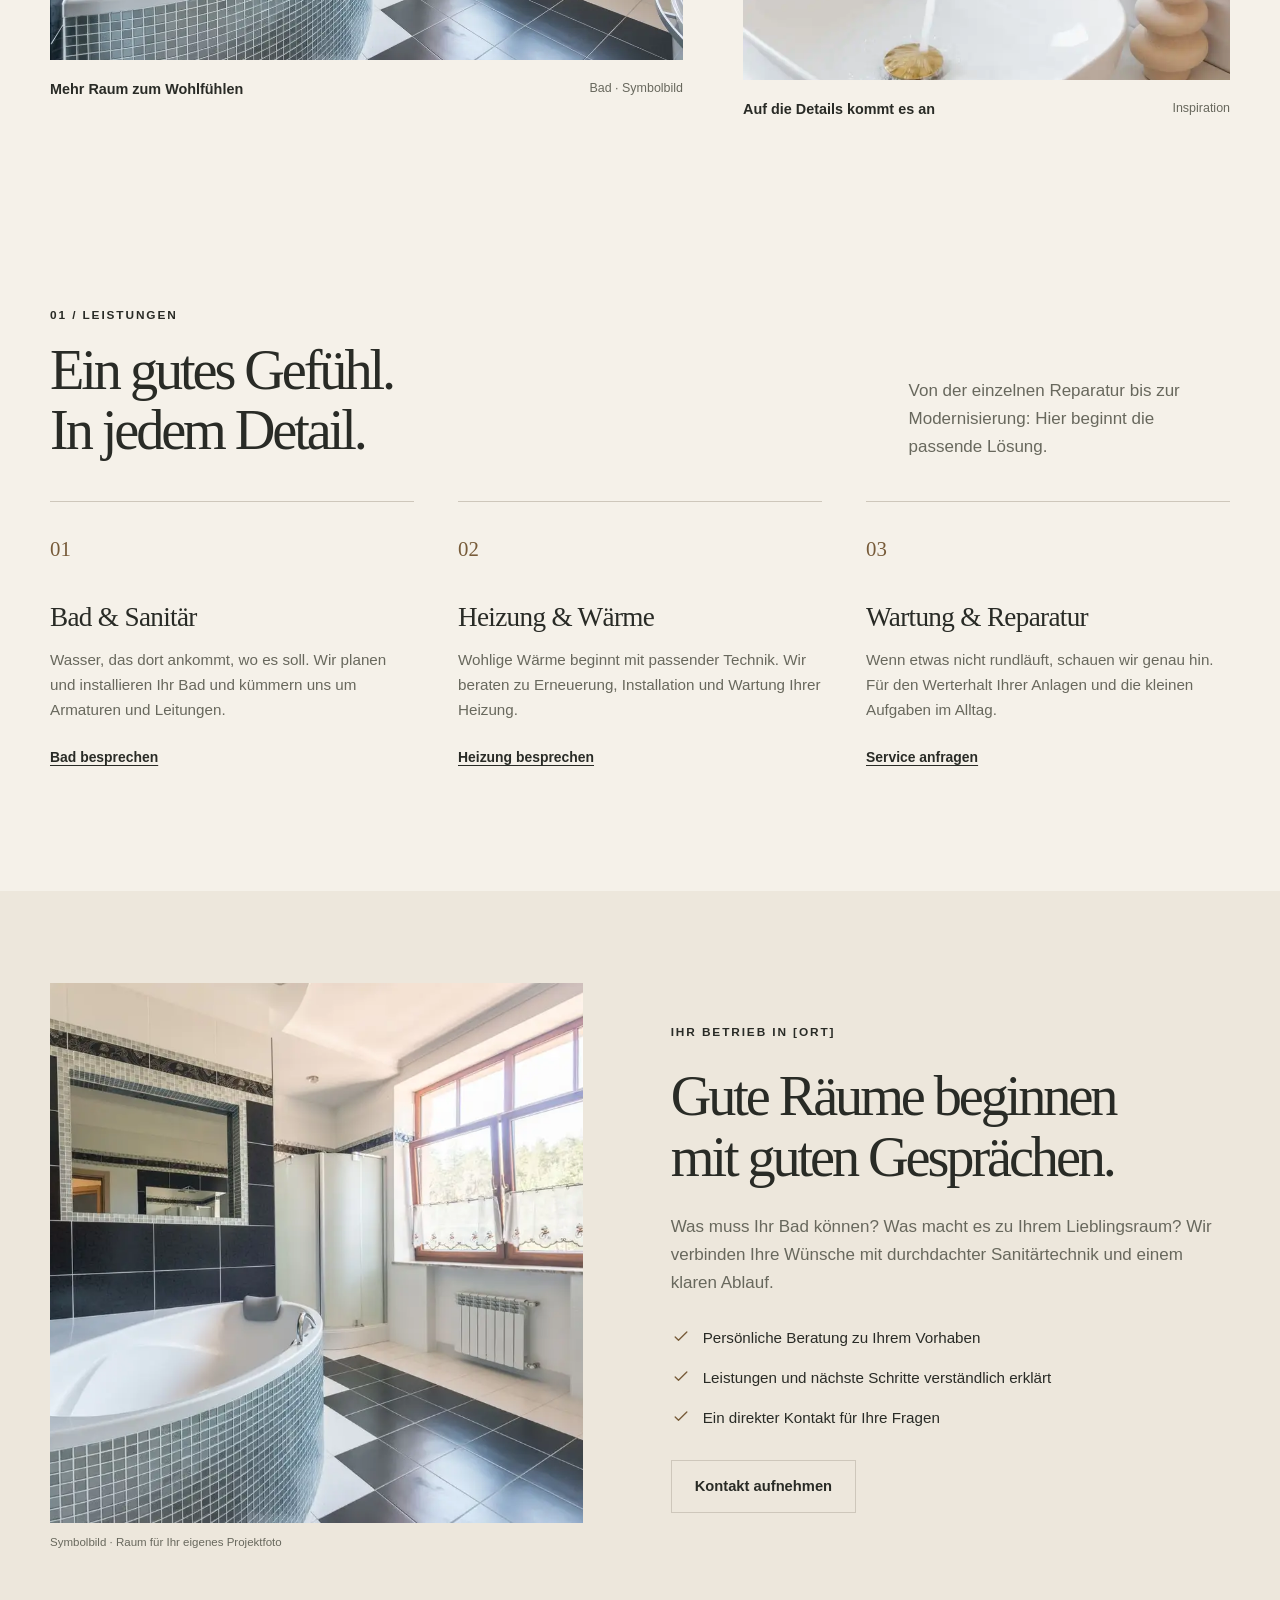
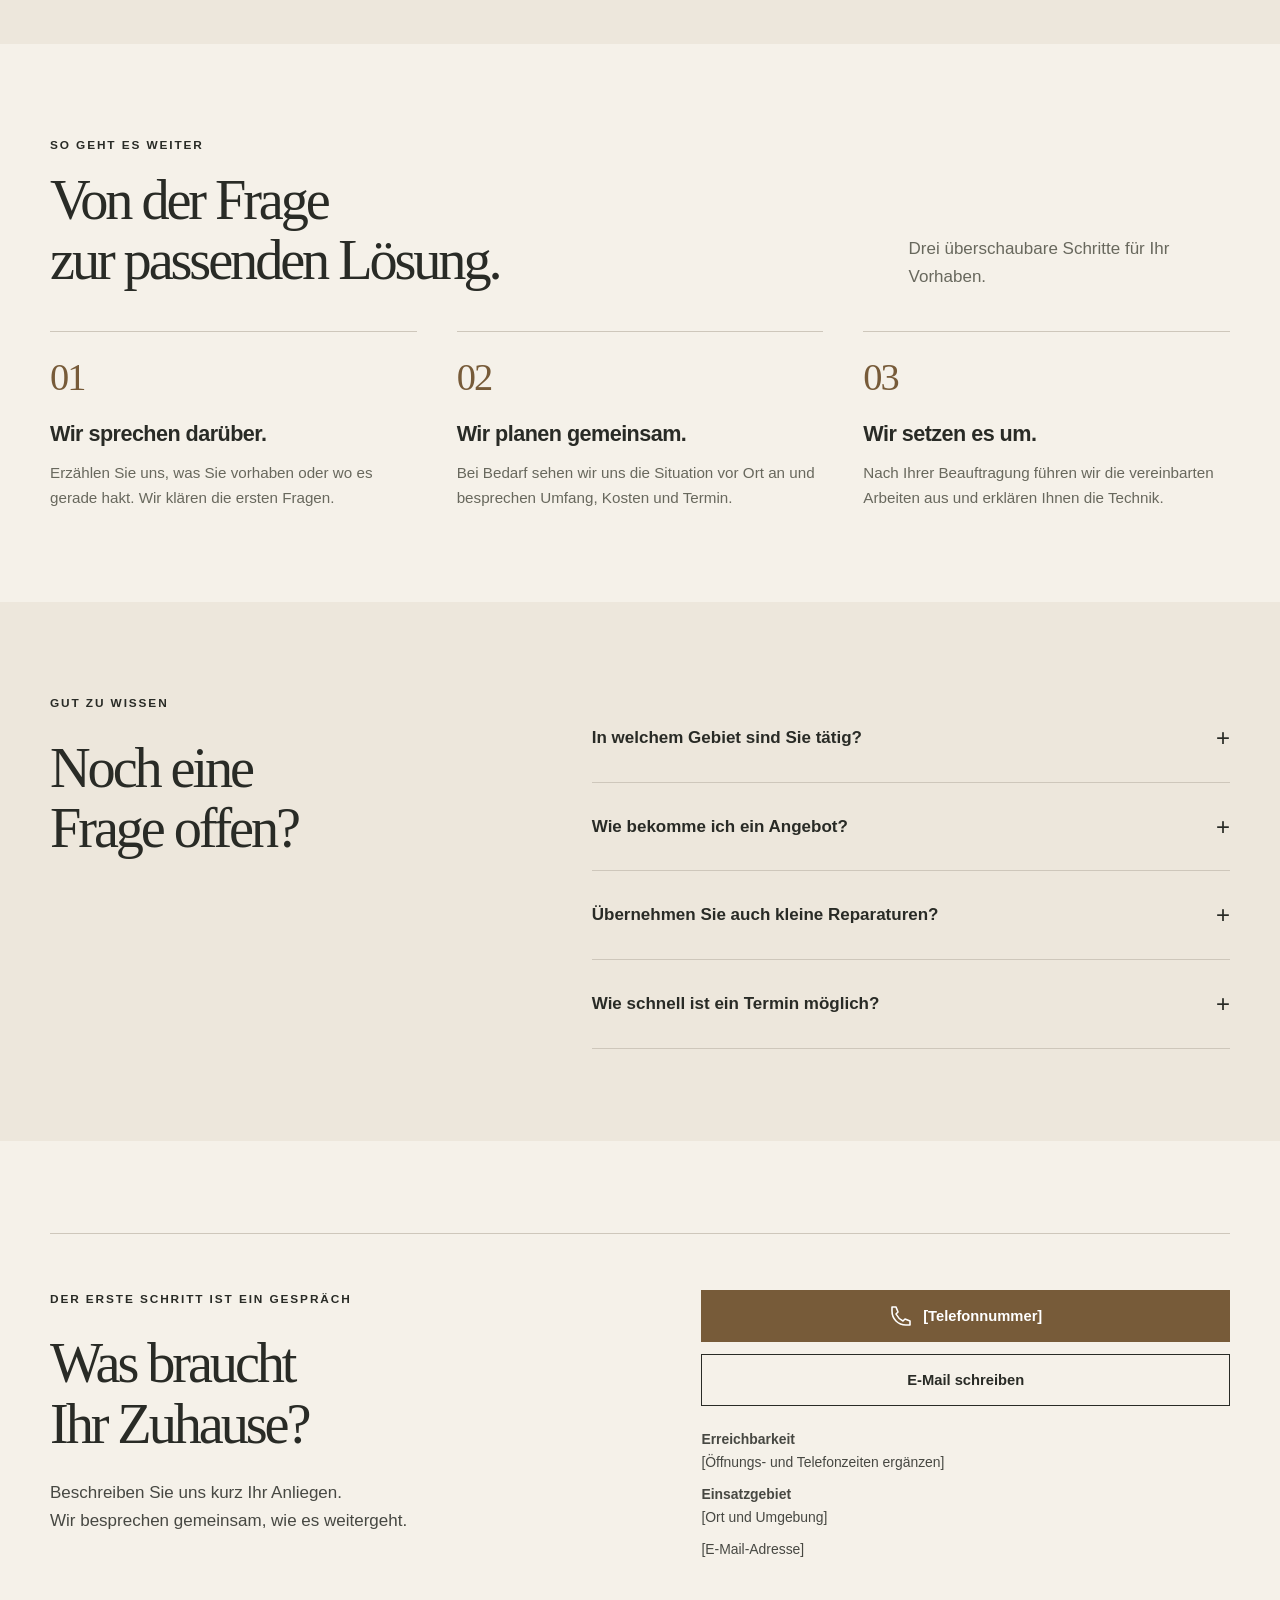
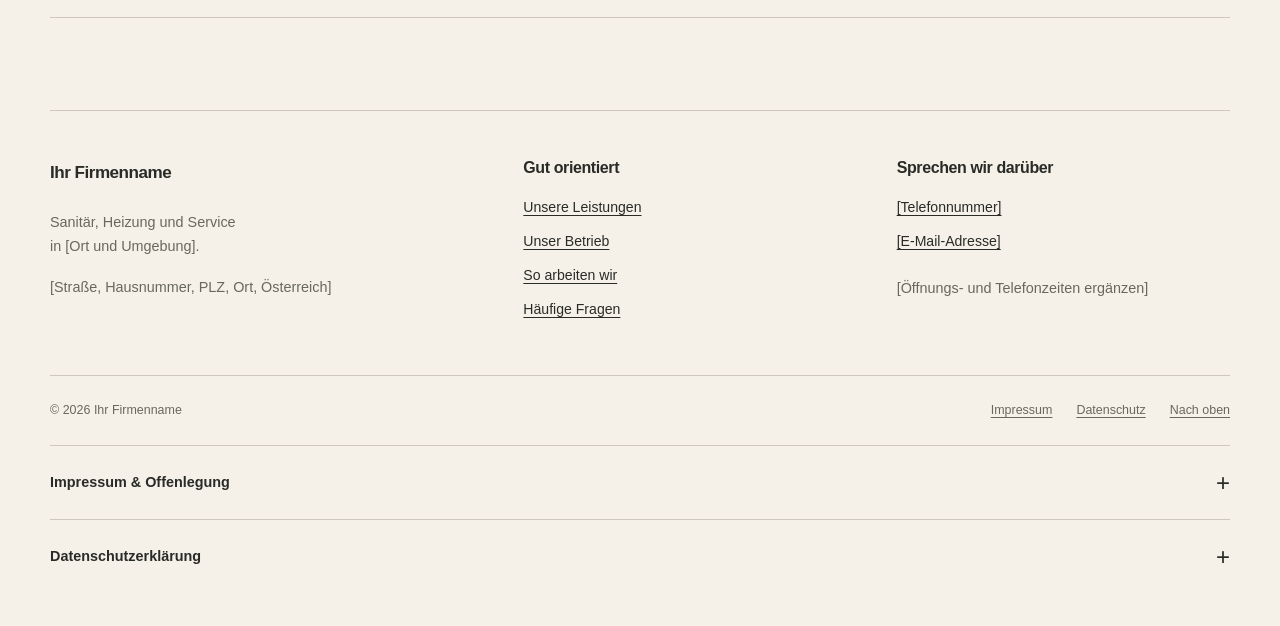
<file: Installateur-Templates/02-atelier/index.html>
<!doctype html><html lang="de-AT"><head><meta charset="utf-8"><meta name="viewport" content="width=device-width,initial-scale=1"><title>Atelier – Installateur-Vorlage</title><meta name="description" content="Ein Raum, der den Alltag schöner macht. Wir begleiten Ihr neues Bad – von der ersten Idee bis zur sorgfältigen Installation."><meta name="robots" content="noindex,nofollow"><meta name="theme-color" content="#f5f1e9"><link rel="icon" href="data:image/svg+xml,%3Csvg xmlns='http://www.w3.org/2000/svg' viewBox='0 0 40 40'%3E%3Crect width='40' height='40' rx='10' fill='%23775b39'/%3E%3Cpath d='M20 7c-4 6-9 10-9 16a9 9 0 0018 0c0-6-5-10-9-16Z' fill='white'/%3E%3C/svg%3E"><link rel="stylesheet" href="base.css"><link rel="stylesheet" href="stil.css"><script src="kunde.js" defer></script><script src="script.js" defer></script></head><body><a class="skip" href="#hauptinhalt">Zum Inhalt springen</a><div class="demo-bar">DEMO-VORLAGE · Atelier <span>– Firmenangaben vor Veröffentlichung ergänzen</span></div><header class="site-header"><div class="wrap nav-row"><a class="brand" href="#start" aria-label="Zur Startsektion"><span class="brand-mark"><svg viewBox="0 0 24 24" aria-hidden="true" fill="none" stroke="currentColor" stroke-width="1.6" stroke-linecap="round" stroke-linejoin="round"><path d="M12 3C9 7 5 11 5 15a7 7 0 0 0 14 0c0-4-4-8-7-12Z"/></svg></span><span class="brand-copy"><strong data-field="company">Ihr Firmenname</strong><small data-field="brandLine">Sanitär & Heizung</small></span></a><button class="menu-toggle" aria-expanded="false" aria-controls="navigation">Menü</button><nav class="nav-links" id="navigation" aria-label="Hauptnavigation"><a href="#leistungen">Leistungen</a><a href="#betrieb">Über uns</a><a href="#einblicke">Einblicke</a><a class="nav-contact" href="#kontakt">Kontakt</a></nav></div></header><main id="hauptinhalt"><section class="hero" id="start"><div class="wrap hero-grid"><div class="hero-copy"><p class="eyebrow">BADKULTUR & HAUSTECHNIK</p><p class="hero-location">Für Sie in <span data-field="region">[Ort und Umgebung]</span></p><h1>Ihr Bad.<br><em>Ihr Rückzugsort.</em></h1><p class="hero-intro" data-field="heroIntro">Ein Raum, der den Alltag schöner macht. Wir begleiten Ihr neues Bad – von der ersten Idee bis zur sorgfältigen Installation.</p><div class="actions"><a class="button " href="#kontakt">Badprojekt besprechen</a><a class="button secondary" href="#leistungen">Leistungen entdecken</a></div><div class="hero-facts"><span><svg viewBox="0 0 24 24" aria-hidden="true" fill="none" stroke="currentColor" stroke-width="1.6" stroke-linecap="round" stroke-linejoin="round"><path d="m5 12 4 4L19 6"/></svg>Persönlich beraten</span><span><svg viewBox="0 0 24 24" aria-hidden="true" fill="none" stroke="currentColor" stroke-width="1.6" stroke-linecap="round" stroke-linejoin="round"><path d="m5 12 4 4L19 6"/></svg>Verständlich geplant</span></div></div><figure class="hero-visual"><img src="assets/detail.svg" width="1200" height="1100" fetchpriority="high" alt="Zeitgemäßer Waschtisch mit sorgfältig abgestimmten Armaturen"><figcaption class="photo-note">Symbolbild · Individuell durch eigene Fotos ersetzbar</figcaption><div class="image-label"><strong>Raum für Sie.</strong><span>Bad · Heizung · Service</span></div></figure></div></section><div class="promise"><div class="wrap"><b>Durchdacht bis ins Detail.</b><span>Beratung</span><span>Installation</span><span>Wartung</span></div></div><section class="section projects wrap" id="einblicke"><div class="section-head"><div><p class="eyebrow">INSPIRATION</p><h2>So könnte Ihr<br>Zuhause aussehen.</h2></div><p>Ideen für Bad und Wohnen. Die gezeigten Symbolbilder dienen als Inspiration.</p></div><div class="project-grid"><figure class="project"><img src="assets/bathroom.svg" width="1200" height="900" loading="lazy" alt="Modernes Badezimmer als Gestaltungsidee"><figcaption><strong>Mehr Raum zum Wohlfühlen</strong><span>Bad · Symbolbild</span></figcaption></figure><figure class="project"><img src="assets/detail.svg" width="900" height="900" loading="lazy" alt="Detail einer modernen Badgestaltung"><figcaption><strong>Auf die Details kommt es an</strong><span>Inspiration</span></figcaption></figure></div></section>
<section class="section services wrap" id="leistungen"><div class="section-head"><div><p class="eyebrow">01 / LEISTUNGEN</p><h2>Ein gutes Gefühl.<br>In jedem Detail.</h2></div><p>Von der einzelnen Reparatur bis zur Modernisierung: Hier beginnt die passende Lösung.</p></div><div class="service-grid"><article class="service"><span class="service-index">01</span><div class="service-icon"><svg viewBox="0 0 24 24" aria-hidden="true" fill="none" stroke="currentColor" stroke-width="1.6" stroke-linecap="round" stroke-linejoin="round"><path d="M12 3C9 7 5 11 5 15a7 7 0 0 0 14 0c0-4-4-8-7-12Z"/></svg></div><h3>Bad & Sanitär</h3><p>Wasser, das dort ankommt, wo es soll. Wir planen und installieren Ihr Bad und kümmern uns um Armaturen und Leitungen.</p><a href="#kontakt">Bad besprechen</a></article><article class="service"><span class="service-index">02</span><div class="service-icon"><svg viewBox="0 0 24 24" aria-hidden="true" fill="none" stroke="currentColor" stroke-width="1.6" stroke-linecap="round" stroke-linejoin="round"><path d="M7 3v18M12 3v18M17 3v18M4 7h16M4 17h16"/></svg></div><h3>Heizung & Wärme</h3><p>Wohlige Wärme beginnt mit passender Technik. Wir beraten zu Erneuerung, Installation und Wartung Ihrer Heizung.</p><a href="#kontakt">Heizung besprechen</a></article><article class="service"><span class="service-index">03</span><div class="service-icon"><svg viewBox="0 0 24 24" aria-hidden="true" fill="none" stroke="currentColor" stroke-width="1.6" stroke-linecap="round" stroke-linejoin="round"><path d="m14 6 4-4a6 6 0 0 1-7 8L4 17a2 2 0 0 0 3 3l7-7a6 6 0 0 0 8-7l-4 4Z"/></svg></div><h3>Wartung & Reparatur</h3><p>Wenn etwas nicht rundläuft, schauen wir genau hin. Für den Werterhalt Ihrer Anlagen und die kleinen Aufgaben im Alltag.</p><a href="#kontakt">Service anfragen</a></article></div></section>
<section class="section about" id="betrieb"><div class="wrap about-grid"><figure class="about-image"><img src="assets/bathroom.svg" width="1000" height="850" loading="lazy" alt="Sanitär- und Badgestaltung als beispielhafte Inspiration"><figcaption class="photo-note">Symbolbild · Raum für Ihr eigenes Projektfoto</figcaption></figure><div class="about-copy"><p class="eyebrow">IHR BETRIEB IN  <span data-field="city">[Ort]</span></p><h2>Gute Räume beginnen<br>mit guten Gesprächen.</h2><p data-field="aboutText">Was muss Ihr Bad können? Was macht es zu Ihrem Lieblingsraum? Wir verbinden Ihre Wünsche mit durchdachter Sanitärtechnik und einem klaren Ablauf.</p><ul class="check-list"><li><svg viewBox="0 0 24 24" aria-hidden="true" fill="none" stroke="currentColor" stroke-width="1.6" stroke-linecap="round" stroke-linejoin="round"><path d="m5 12 4 4L19 6"/></svg>Persönliche Beratung zu Ihrem Vorhaben</li><li><svg viewBox="0 0 24 24" aria-hidden="true" fill="none" stroke="currentColor" stroke-width="1.6" stroke-linecap="round" stroke-linejoin="round"><path d="m5 12 4 4L19 6"/></svg>Leistungen und nächste Schritte verständlich erklärt</li><li><svg viewBox="0 0 24 24" aria-hidden="true" fill="none" stroke="currentColor" stroke-width="1.6" stroke-linecap="round" stroke-linejoin="round"><path d="m5 12 4 4L19 6"/></svg>Ein direkter Kontakt für Ihre Fragen</li></ul><div class="actions"><a class="button secondary" href="#kontakt">Kontakt aufnehmen</a></div></div></div></section>
<section class="section process" id="ablauf"><div class="wrap"><div class="section-head"><div><p class="eyebrow">SO GEHT ES WEITER</p><h2>Von der Frage<br>zur passenden Lösung.</h2></div><p>Drei überschaubare Schritte für Ihr Vorhaben.</p></div><ol class="steps"><li><span class="step-num" aria-hidden="true">01</span><h3>Wir sprechen darüber.</h3><p>Erzählen Sie uns, was Sie vorhaben oder wo es gerade hakt. Wir klären die ersten Fragen.</p></li><li><span class="step-num" aria-hidden="true">02</span><h3>Wir planen gemeinsam.</h3><p>Bei Bedarf sehen wir uns die Situation vor Ort an und besprechen Umfang, Kosten und Termin.</p></li><li><span class="step-num" aria-hidden="true">03</span><h3>Wir setzen es um.</h3><p>Nach Ihrer Beauftragung führen wir die vereinbarten Arbeiten aus und erklären Ihnen die Technik.</p></li></ol></div></section>
<section class="section faq" id="fragen"><div class="wrap faq-grid"><div><p class="eyebrow">GUT ZU WISSEN</p><h2>Noch eine<br>Frage offen?</h2></div><div class="faq-list"><details><summary>In welchem Gebiet sind Sie tätig?</summary><p>Wir sind in <span data-field="region">[Ort und Umgebung]</span> tätig. Nennen Sie uns bei Ihrer Anfrage einfach Ihren Standort, damit wir die Anfahrt mit Ihnen abstimmen können.</p></details><details><summary>Wie bekomme ich ein Angebot?</summary><p>Kontaktieren Sie uns mit einer kurzen Beschreibung Ihres Vorhabens. Wir klären, ob weitere Informationen oder eine Besichtigung erforderlich sind, und besprechen die nächsten Schritte.</p></details><details><summary>Übernehmen Sie auch kleine Reparaturen?</summary><p>Auch kleine Anliegen sind willkommen. Beschreiben Sie uns das Problem, damit wir gemeinsam klären können, wie wir Sie unterstützen können.</p></details><details><summary>Wie schnell ist ein Termin möglich?</summary><p>Das hängt vom Anliegen und der aktuellen Auslastung ab. Bitte fragen Sie die Verfügbarkeit direkt bei uns an. Diese Website sagt keine feste Reaktionszeit zu.</p></details></div></div></section>
<section class="section contact wrap" id="kontakt"><div class="contact-box"><div><p class="eyebrow">DER ERSTE SCHRITT IST EIN GESPRÄCH</p><h2>Was braucht<br>Ihr Zuhause?</h2><p>Beschreiben Sie uns kurz Ihr Anliegen.<br>Wir besprechen gemeinsam, wie es weitergeht.</p></div><div><div class="contact-links"><a class="button" href="#kontakt" data-contact="phone"><svg viewBox="0 0 24 24" aria-hidden="true" fill="none" stroke="currentColor" stroke-width="1.6" stroke-linecap="round" stroke-linejoin="round"><path d="M7 3H3v4c0 8 6 14 14 14h4v-4l-5-2-2 2c-4-2-5-3-7-7l2-2-2-5Z"/></svg><span data-field="phoneDisplay">[Telefonnummer]</span></a><a class="button secondary" href="#kontakt" data-contact="email">E-Mail schreiben</a></div><div class="contact-meta"><p><strong>Erreichbarkeit</strong><br><span data-field="hours">[Öffnungs- und Telefonzeiten ergänzen]</span></p><p><strong>Einsatzgebiet</strong><br><span data-field="region">[Ort und Umgebung]</span></p><p><span data-field="email">[E-Mail-Adresse]</span></p></div><p class="contact-status" role="status" hidden></p><noscript><p>Kontakt: Bitte verwenden Sie die oben angegebenen Kontaktdaten. Für die interaktiven Kontaktlinks muss JavaScript aktiviert sein.</p></noscript></div></div></section></main><footer><div class="wrap footer-main"><div><a class="brand" href="#start"><strong data-field="company">Ihr Firmenname</strong></a><p>Sanitär, Heizung und Service<br>in <span data-field="region">[Ort und Umgebung]</span>.</p><p data-field="address">[Straße, Hausnummer, PLZ, Ort]</p></div><div><h3>Gut orientiert</h3><a href="#leistungen">Unsere Leistungen</a><a href="#betrieb">Unser Betrieb</a><a href="#ablauf">So arbeiten wir</a><a href="#fragen">Häufige Fragen</a></div><div><h3>Sprechen wir darüber</h3><a href="#kontakt" data-contact="phone"><span data-field="phoneDisplay">[Telefonnummer]</span></a><a href="#kontakt" data-contact="email"><span data-field="email">[E-Mail-Adresse]</span></a><p data-field="hours">[Öffnungs- und Telefonzeiten]</p></div></div><div class="wrap footer-bottom"><span>© <span data-year>2026</span> <span data-field="company">Ihr Firmenname</span></span><div class="footer-legal"><a href="#impressum">Impressum</a><a href="#datenschutz">Datenschutz</a><a href="#start">Nach oben</a></div></div><section class="legal wrap" aria-label="Rechtliche Informationen">
<details id="impressum"><summary>Impressum & Offenlegung</summary><div class="legal-content">
<p class="notice">Ausfüllvorlage Österreich – vor Veröffentlichung alle eckigen Klammern ersetzen und die für den Betrieb zutreffenden Angaben prüfen.</p>
<h2>Impressum</h2><dl><dt>Diensteanbieter / Unternehmensname</dt><dd data-field="legalName">[Vollständiger rechtlicher Name inkl. Rechtsform]</dd><dt>Inhaber / vertretungsbefugte Person</dt><dd>[Name; bei abweichender Firma bürgerlichen Namen ergänzen]</dd><dt>Geografische Anschrift / Sitz</dt><dd data-field="address">[Straße, Hausnummer, PLZ, Ort, Österreich]</dd><dt>Kontakt</dt><dd><span data-field="phoneDisplay">[Telefonnummer]</span> · <span data-field="email">[E-Mail-Adresse]</span></dd><dt>Unternehmensgegenstand</dt><dd>[Tatsächlich ausgeübte Tätigkeiten]</dd><dt>Firmenbuch</dt><dd>[Firmenbuchnummer und Firmenbuchgericht, sofern eingetragen; sonst entfernen]</dd><dt>UID</dt><dd>[Umsatzsteuer-Identifikationsnummer, sofern vorhanden; sonst entfernen]</dd><dt>Kammer / Berufsverband</dt><dd>[Zuständige Wirtschaftskammer und Fachgruppe]</dd><dt>Aufsichts- / Gewerbebehörde</dt><dd>[Zuständige Bezirkshauptmannschaft oder zuständiger Magistrat]</dd><dt>Berufsbezeichnung / Gewerbeberechtigung</dt><dd>[Genaue Bezeichnung und Verleihungsstaat; anwendbare berufsrechtliche Vorschriften ergänzen]</dd><dt>Rechtsvorschriften</dt><dd>Gewerbeordnung und [weitere anwendbare Vorschriften], abrufbar im <a href="https://www.ris.bka.gv.at/">Rechtsinformationssystem des Bundes</a>.</dd></dl>
<h3>Offenlegung gemäß § 25 MedienG</h3><p>Medieninhaber: [vollständiger Name / Firma]. Sitz: [Ort]. Unternehmensgegenstand: [Tätigkeit]. Diese Website informiert über das Unternehmen und seine Leistungen. [Bei über eine kleine Unternehmenswebsite hinausgehenden Inhalten weitere Offenlegungsangaben ergänzen.]</p>
<h3>Zusätzliche Angaben, soweit anwendbar</h3><p>[Berufshaftpflichtversicherung: Versicherer, Kontakt, räumlicher Geltungsbereich, falls erforderlich.] [Alternative Streitbeilegung: zutreffende Verpflichtung oder freiwillige Teilnahme und zuständige Stelle, soweit anwendbar. Nicht zutreffende Platzhalter entfernen.]</p>
<h3>Bildnachweise</h3><p>Die verwendeten Fotos dienen der Illustration und zeigen keine nachgewiesenen Arbeiten dieses Betriebs. Quellen: <a href="assets/BILDQUELLEN.md">Bildquellen und Nutzungshinweise</a>. [Bei Austausch aktualisieren.]</p>
</div></details>
<details id="datenschutz"><summary>Datenschutzerklärung</summary><div class="legal-content">
<p class="notice">Arbeitsvorlage: Hosting, Speicherdauer und tatsächliche Verarbeitung ergänzen. Diese Angaben sind vor Freischaltung betriebsspezifisch zu prüfen.</p>
<h2>Datenschutzerklärung</h2><h3>1. Verantwortlicher</h3><p><span data-field="legalName">[Rechtlicher Unternehmensname]</span>, <span data-field="address">[Anschrift]</span>. Kontakt: <span data-field="email">[E-Mail]</span>, <span data-field="phoneDisplay">[Telefon]</span>. [Datenschutzbeauftragte Person ergänzen, falls benannt.]</p>
<h3>2. Bereitstellung der Website</h3><p>Beim Abruf der veröffentlichten Website verarbeitet der Hostinganbieter technisch erforderliche Verbindungsdaten, insbesondere IP-Adresse, Zeitpunkt, abgerufene URL sowie Browser- und Systeminformationen. Zweck sind Bereitstellung, Sicherheit und Fehleranalyse. Rechtsgrundlage ist Art. 6 Abs. 1 lit. f DSGVO; berechtigtes Interesse ist der sichere Betrieb der Website.</p><p>Hostinganbieter / Empfänger: [Name, Anschrift, Land]. Protokollierung und Löschfrist: [tatsächliche Konfiguration und Dauer]. Auftragsverarbeitung: [Vertrag prüfen]. Drittlandübermittlungen: [keine oder Empfänger, Land, Rechtsgrundlage und Garantien konkret nennen].</p>
<h3>3. Kontakt per E-Mail oder Telefon</h3><p>Wenn Sie uns kontaktieren, verarbeiten wir Ihre Kontaktdaten und den Inhalt Ihrer Anfrage zur Bearbeitung Ihres Anliegens. Bei vorvertraglichen oder vertraglichen Anfragen gilt Art. 6 Abs. 1 lit. b DSGVO, bei sonstigen Anfragen Art. 6 Abs. 1 lit. f DSGVO (Interesse an der Beantwortung). Die Bereitstellung erfolgt freiwillig; ohne erforderliche Angaben können wir die Anfrage gegebenenfalls nicht bearbeiten.</p><p>Empfänger / E-Mail-Dienstleister: [Anbieter und Verarbeitungsorte]. Speicherdauer: [Löschkonzept mit konkreten Fristen sowie einschlägigen gesetzlichen Aufbewahrungspflichten ergänzen].</p>
<h3>4. Cookies, Schriften und externe Inhalte</h3><p>Diese Vorlage setzt selbst keine Cookies, kein Tracking und keinen lokalen Browserspeicher ein. Fotos, Gestaltung und Skripte werden lokal bereitgestellt; Schriften stammen vom Endgerät. Externe Karten, Videos und Analysewerkzeuge sind nicht eingebunden. Beim Anklicken externer Links gelten die Datenschutzinformationen der Zielseite. [Vor Veröffentlichung auch den Hostinganbieter auf zusätzliche Dienste prüfen; Text bei Erweiterungen anpassen.]</p>
<h3>5. Ihre Rechte</h3><p>Unter den gesetzlichen Voraussetzungen haben Sie Rechte auf Auskunft, Berichtigung, Löschung, Einschränkung und Datenübertragbarkeit. Gegen Verarbeitungen auf Grundlage berechtigter Interessen können Sie aus Gründen Ihrer besonderen Situation Widerspruch erheben. Soweit eine Verarbeitung auf Einwilligung beruht, kann diese jederzeit mit Wirkung für die Zukunft widerrufen werden. Es findet durch diese Vorlage keine automatisierte Entscheidungsfindung einschließlich Profiling statt.</p><p>Sie können sich bei einer Aufsichtsbehörde beschweren, insbesondere bei der <a href="https://www.dsb.gv.at/">österreichischen Datenschutzbehörde</a>.</p><p>Stand dieser Datenschutzerklärung: [Datum der betriebsspezifischen Prüfung].</p>
</div></details></section></footer><div class="mobile-cta" aria-label="Schneller Kontakt"><a class="button" href="#kontakt" data-contact="phone"><svg viewBox="0 0 24 24" aria-hidden="true" fill="none" stroke="currentColor" stroke-width="1.6" stroke-linecap="round" stroke-linejoin="round"><path d="M7 3H3v4c0 8 6 14 14 14h4v-4l-5-2-2 2c-4-2-5-3-7-7l2-2-2-5Z"/></svg>Anrufen</a><a class="button secondary" href="#kontakt">Anfrage besprechen</a></div></body></html>
</file>
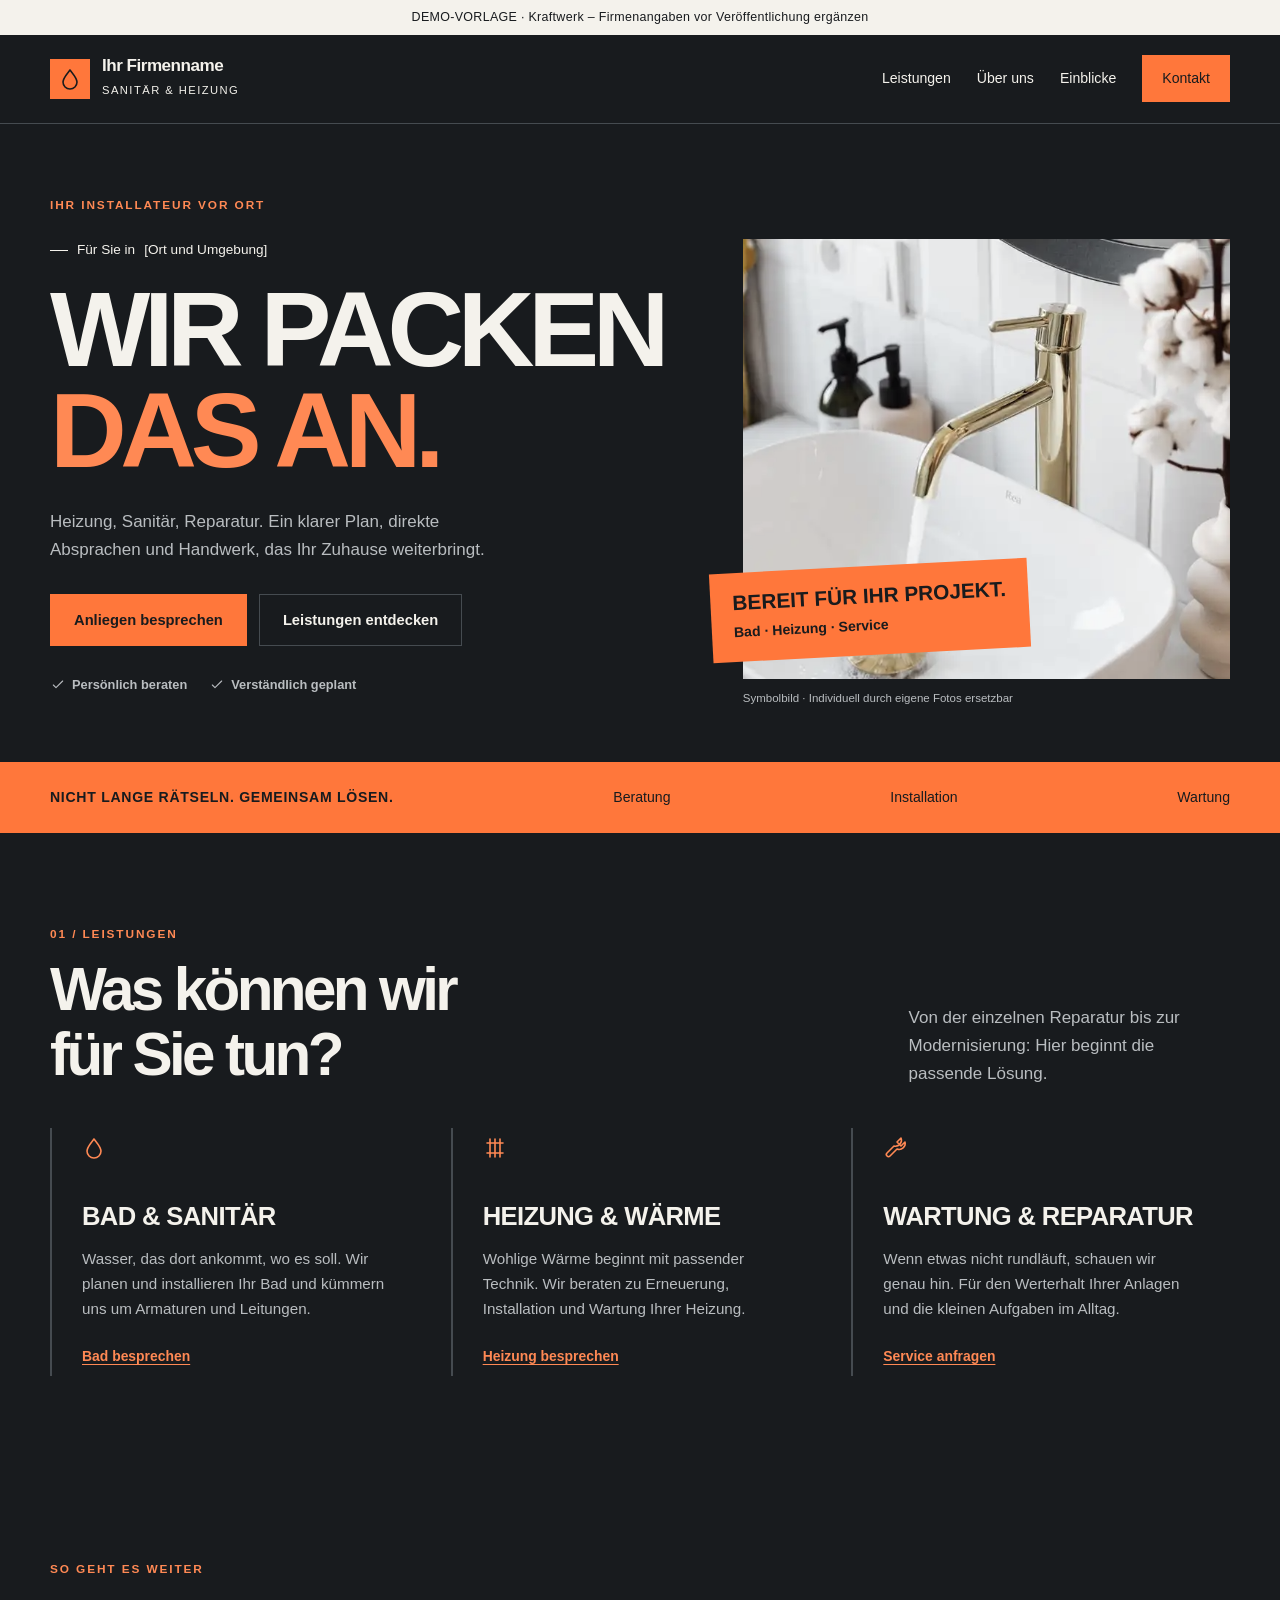
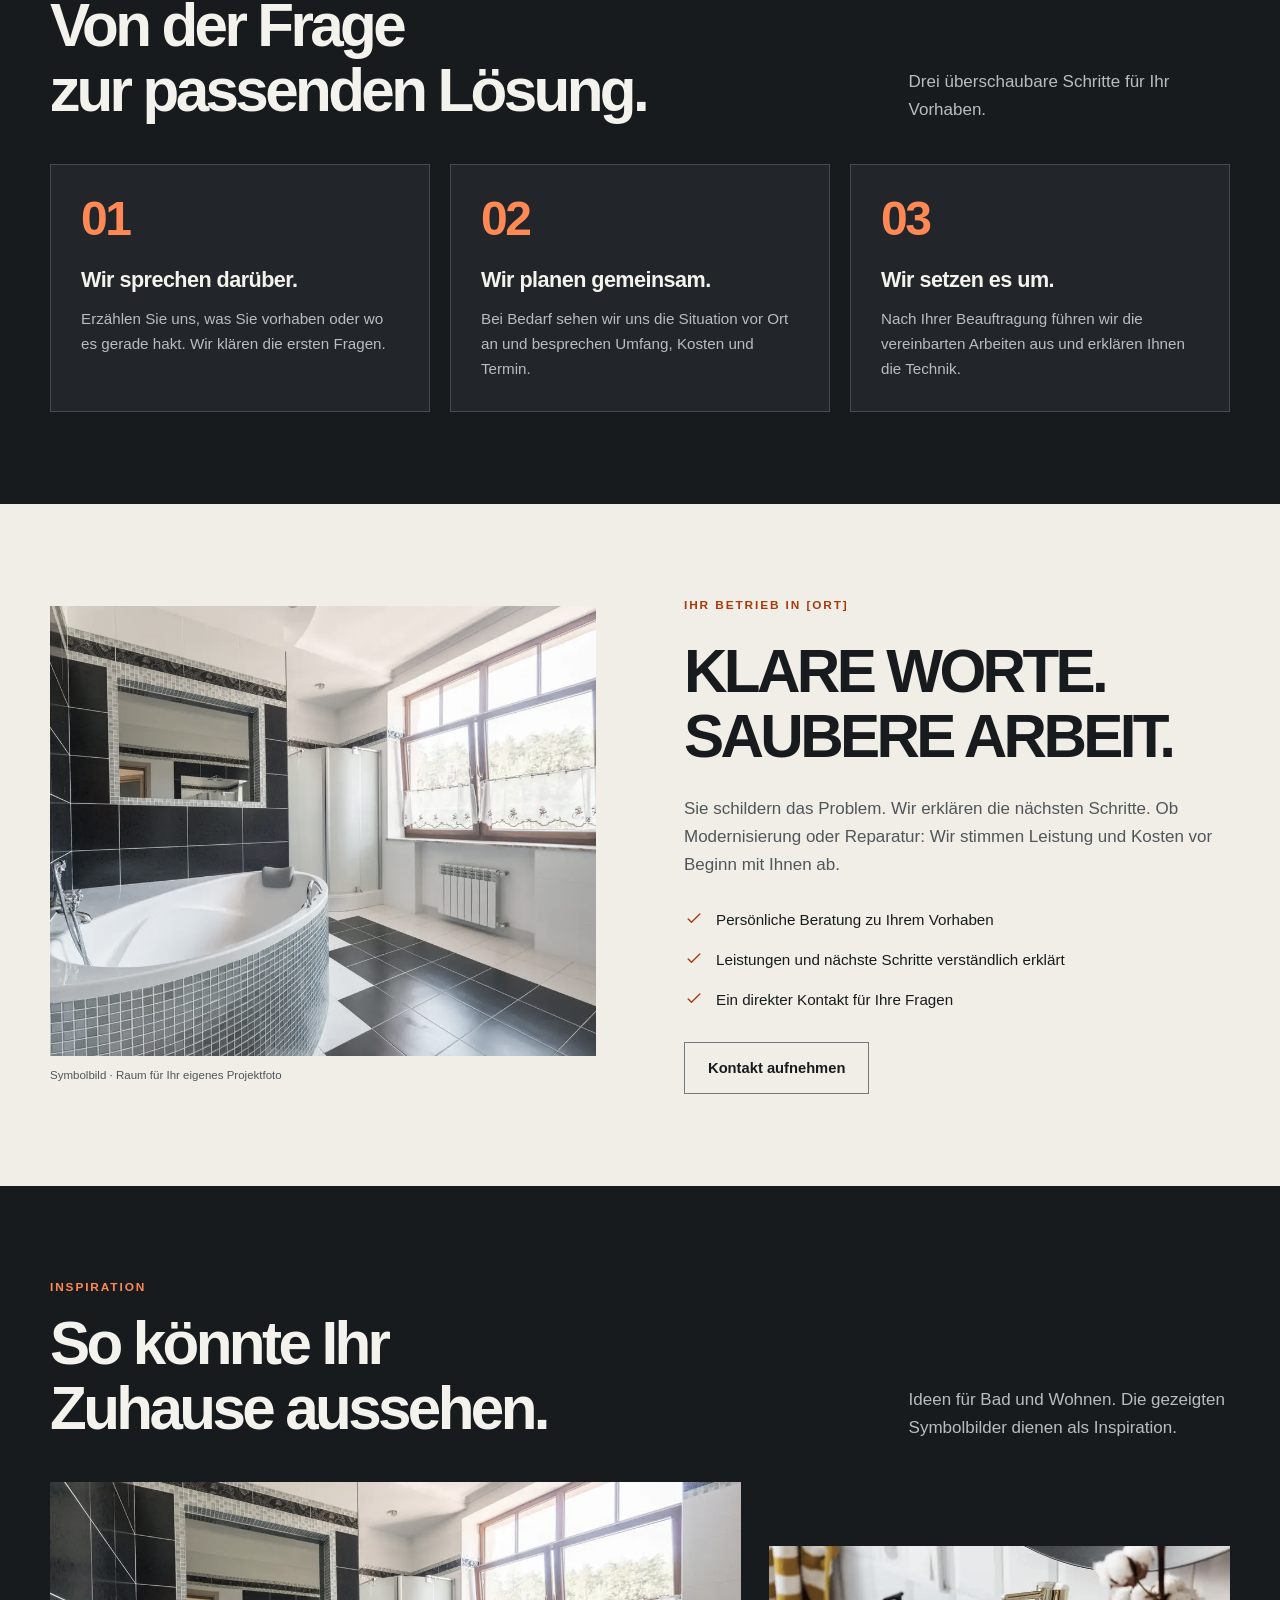
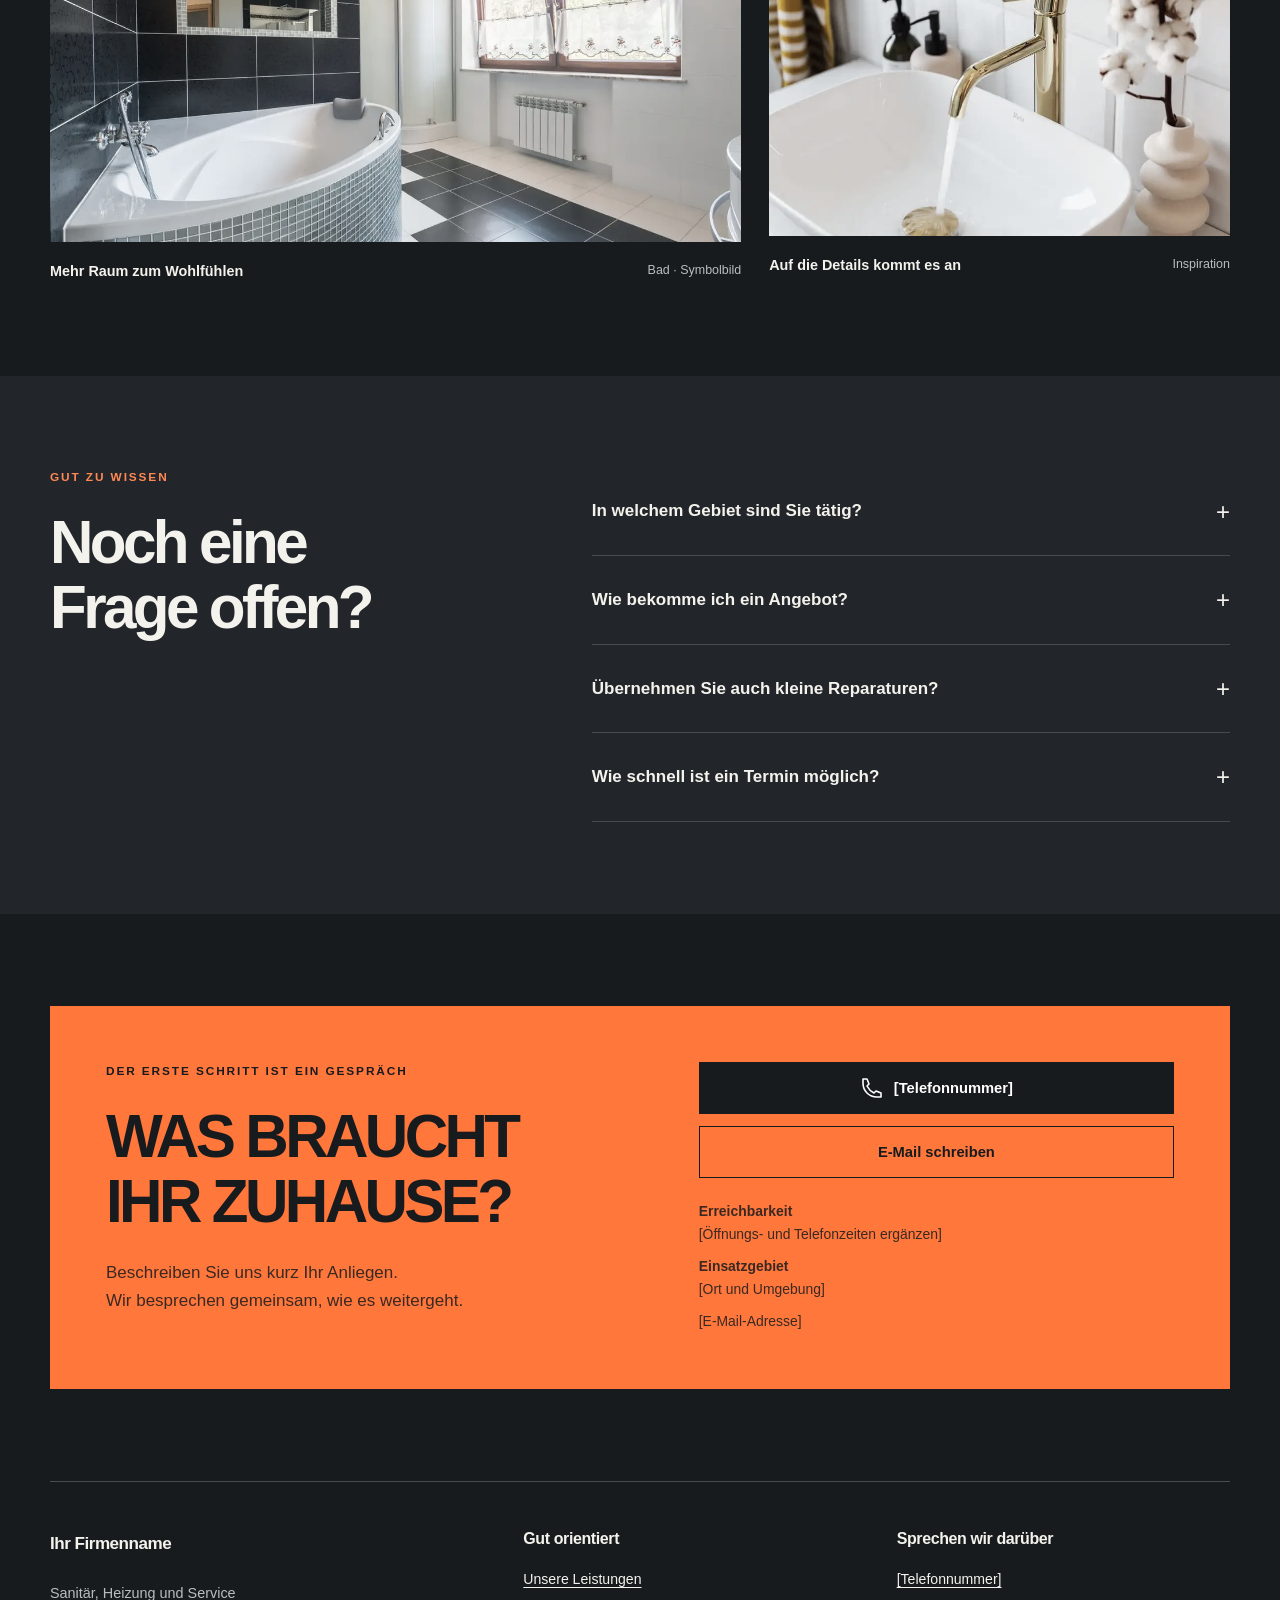
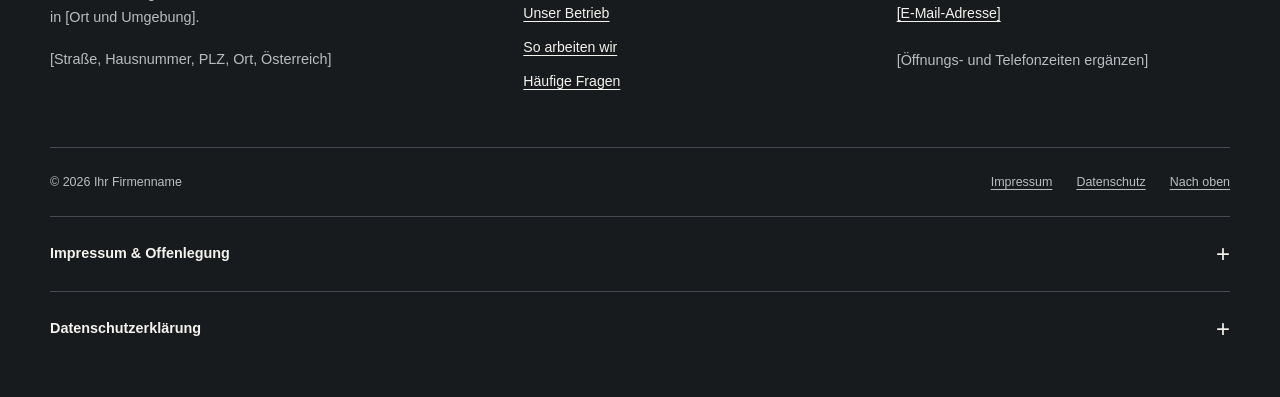
<file: Installateur-Templates/03-kraftwerk/index.html>
<!doctype html><html lang="de-AT"><head><meta charset="utf-8"><meta name="viewport" content="width=device-width,initial-scale=1"><title>Kraftwerk – Installateur-Vorlage</title><meta name="description" content="Heizung, Sanitär, Reparatur. Ein klarer Plan, direkte Absprachen und Handwerk, das Ihr Zuhause weiterbringt."><meta name="robots" content="noindex,nofollow"><meta name="theme-color" content="#181b1e"><link rel="icon" href="data:image/svg+xml,%3Csvg xmlns='http://www.w3.org/2000/svg' viewBox='0 0 40 40'%3E%3Crect width='40' height='40' rx='10' fill='%23ff773b'/%3E%3Cpath d='M20 7c-4 6-9 10-9 16a9 9 0 0018 0c0-6-5-10-9-16Z' fill='white'/%3E%3C/svg%3E"><link rel="stylesheet" href="base.css"><link rel="stylesheet" href="stil.css"><script src="kunde.js" defer></script><script src="script.js" defer></script></head><body><a class="skip" href="#hauptinhalt">Zum Inhalt springen</a><div class="demo-bar">DEMO-VORLAGE · Kraftwerk <span>– Firmenangaben vor Veröffentlichung ergänzen</span></div><header class="site-header"><div class="wrap nav-row"><a class="brand" href="#start" aria-label="Zur Startsektion"><span class="brand-mark"><svg viewBox="0 0 24 24" aria-hidden="true" fill="none" stroke="currentColor" stroke-width="1.6" stroke-linecap="round" stroke-linejoin="round"><path d="M12 3C9 7 5 11 5 15a7 7 0 0 0 14 0c0-4-4-8-7-12Z"/></svg></span><span class="brand-copy"><strong data-field="company">Ihr Firmenname</strong><small data-field="brandLine">Sanitär & Heizung</small></span></a><button class="menu-toggle" aria-expanded="false" aria-controls="navigation">Menü</button><nav class="nav-links" id="navigation" aria-label="Hauptnavigation"><a href="#leistungen">Leistungen</a><a href="#betrieb">Über uns</a><a href="#einblicke">Einblicke</a><a class="nav-contact" href="#kontakt">Kontakt</a></nav></div></header><main id="hauptinhalt"><section class="hero" id="start"><div class="wrap hero-grid"><div class="hero-copy"><p class="eyebrow">IHR INSTALLATEUR VOR ORT</p><p class="hero-location">Für Sie in <span data-field="region">[Ort und Umgebung]</span></p><h1>WIR PACKEN<br><em>DAS AN.</em></h1><p class="hero-intro" data-field="heroIntro">Heizung, Sanitär, Reparatur. Ein klarer Plan, direkte Absprachen und Handwerk, das Ihr Zuhause weiterbringt.</p><div class="actions"><a class="button " href="#kontakt">Anliegen besprechen</a><a class="button secondary" href="#leistungen">Leistungen entdecken</a></div><div class="hero-facts"><span><svg viewBox="0 0 24 24" aria-hidden="true" fill="none" stroke="currentColor" stroke-width="1.6" stroke-linecap="round" stroke-linejoin="round"><path d="m5 12 4 4L19 6"/></svg>Persönlich beraten</span><span><svg viewBox="0 0 24 24" aria-hidden="true" fill="none" stroke="currentColor" stroke-width="1.6" stroke-linecap="round" stroke-linejoin="round"><path d="m5 12 4 4L19 6"/></svg>Verständlich geplant</span></div></div><figure class="hero-visual"><img src="assets/detail.svg" width="1200" height="1100" fetchpriority="high" alt="Moderne Sanitärinstallation mit Waschbecken und Armatur"><figcaption class="photo-note">Symbolbild · Individuell durch eigene Fotos ersetzbar</figcaption><div class="image-label"><strong>Bereit für Ihr Projekt.</strong><span>Bad · Heizung · Service</span></div></figure></div></section><div class="promise"><div class="wrap"><b>Nicht lange rätseln. Gemeinsam lösen.</b><span>Beratung</span><span>Installation</span><span>Wartung</span></div></div><section class="section services wrap" id="leistungen"><div class="section-head"><div><p class="eyebrow">01 / LEISTUNGEN</p><h2>Was können wir<br>für Sie tun?</h2></div><p>Von der einzelnen Reparatur bis zur Modernisierung: Hier beginnt die passende Lösung.</p></div><div class="service-grid"><article class="service"><span class="service-index">01</span><div class="service-icon"><svg viewBox="0 0 24 24" aria-hidden="true" fill="none" stroke="currentColor" stroke-width="1.6" stroke-linecap="round" stroke-linejoin="round"><path d="M12 3C9 7 5 11 5 15a7 7 0 0 0 14 0c0-4-4-8-7-12Z"/></svg></div><h3>Bad & Sanitär</h3><p>Wasser, das dort ankommt, wo es soll. Wir planen und installieren Ihr Bad und kümmern uns um Armaturen und Leitungen.</p><a href="#kontakt">Bad besprechen</a></article><article class="service"><span class="service-index">02</span><div class="service-icon"><svg viewBox="0 0 24 24" aria-hidden="true" fill="none" stroke="currentColor" stroke-width="1.6" stroke-linecap="round" stroke-linejoin="round"><path d="M7 3v18M12 3v18M17 3v18M4 7h16M4 17h16"/></svg></div><h3>Heizung & Wärme</h3><p>Wohlige Wärme beginnt mit passender Technik. Wir beraten zu Erneuerung, Installation und Wartung Ihrer Heizung.</p><a href="#kontakt">Heizung besprechen</a></article><article class="service"><span class="service-index">03</span><div class="service-icon"><svg viewBox="0 0 24 24" aria-hidden="true" fill="none" stroke="currentColor" stroke-width="1.6" stroke-linecap="round" stroke-linejoin="round"><path d="m14 6 4-4a6 6 0 0 1-7 8L4 17a2 2 0 0 0 3 3l7-7a6 6 0 0 0 8-7l-4 4Z"/></svg></div><h3>Wartung & Reparatur</h3><p>Wenn etwas nicht rundläuft, schauen wir genau hin. Für den Werterhalt Ihrer Anlagen und die kleinen Aufgaben im Alltag.</p><a href="#kontakt">Service anfragen</a></article></div></section>
<section class="section process" id="ablauf"><div class="wrap"><div class="section-head"><div><p class="eyebrow">SO GEHT ES WEITER</p><h2>Von der Frage<br>zur passenden Lösung.</h2></div><p>Drei überschaubare Schritte für Ihr Vorhaben.</p></div><ol class="steps"><li><span class="step-num" aria-hidden="true">01</span><h3>Wir sprechen darüber.</h3><p>Erzählen Sie uns, was Sie vorhaben oder wo es gerade hakt. Wir klären die ersten Fragen.</p></li><li><span class="step-num" aria-hidden="true">02</span><h3>Wir planen gemeinsam.</h3><p>Bei Bedarf sehen wir uns die Situation vor Ort an und besprechen Umfang, Kosten und Termin.</p></li><li><span class="step-num" aria-hidden="true">03</span><h3>Wir setzen es um.</h3><p>Nach Ihrer Beauftragung führen wir die vereinbarten Arbeiten aus und erklären Ihnen die Technik.</p></li></ol></div></section>
<section class="section about" id="betrieb"><div class="wrap about-grid"><figure class="about-image"><img src="assets/bathroom.svg" width="1000" height="850" loading="lazy" alt="Sanitär- und Badgestaltung als beispielhafte Inspiration"><figcaption class="photo-note">Symbolbild · Raum für Ihr eigenes Projektfoto</figcaption></figure><div class="about-copy"><p class="eyebrow">IHR BETRIEB IN  <span data-field="city">[Ort]</span></p><h2>KLARE WORTE.<br>SAUBERE ARBEIT.</h2><p data-field="aboutText">Sie schildern das Problem. Wir erklären die nächsten Schritte. Ob Modernisierung oder Reparatur: Wir stimmen Leistung und Kosten vor Beginn mit Ihnen ab.</p><ul class="check-list"><li><svg viewBox="0 0 24 24" aria-hidden="true" fill="none" stroke="currentColor" stroke-width="1.6" stroke-linecap="round" stroke-linejoin="round"><path d="m5 12 4 4L19 6"/></svg>Persönliche Beratung zu Ihrem Vorhaben</li><li><svg viewBox="0 0 24 24" aria-hidden="true" fill="none" stroke="currentColor" stroke-width="1.6" stroke-linecap="round" stroke-linejoin="round"><path d="m5 12 4 4L19 6"/></svg>Leistungen und nächste Schritte verständlich erklärt</li><li><svg viewBox="0 0 24 24" aria-hidden="true" fill="none" stroke="currentColor" stroke-width="1.6" stroke-linecap="round" stroke-linejoin="round"><path d="m5 12 4 4L19 6"/></svg>Ein direkter Kontakt für Ihre Fragen</li></ul><div class="actions"><a class="button secondary" href="#kontakt">Kontakt aufnehmen</a></div></div></div></section>
<section class="section projects wrap" id="einblicke"><div class="section-head"><div><p class="eyebrow">INSPIRATION</p><h2>So könnte Ihr<br>Zuhause aussehen.</h2></div><p>Ideen für Bad und Wohnen. Die gezeigten Symbolbilder dienen als Inspiration.</p></div><div class="project-grid"><figure class="project"><img src="assets/bathroom.svg" width="1200" height="900" loading="lazy" alt="Modernes Badezimmer als Gestaltungsidee"><figcaption><strong>Mehr Raum zum Wohlfühlen</strong><span>Bad · Symbolbild</span></figcaption></figure><figure class="project"><img src="assets/detail.svg" width="900" height="900" loading="lazy" alt="Detail einer modernen Badgestaltung"><figcaption><strong>Auf die Details kommt es an</strong><span>Inspiration</span></figcaption></figure></div></section>
<section class="section faq" id="fragen"><div class="wrap faq-grid"><div><p class="eyebrow">GUT ZU WISSEN</p><h2>Noch eine<br>Frage offen?</h2></div><div class="faq-list"><details><summary>In welchem Gebiet sind Sie tätig?</summary><p>Wir sind in <span data-field="region">[Ort und Umgebung]</span> tätig. Nennen Sie uns bei Ihrer Anfrage einfach Ihren Standort, damit wir die Anfahrt mit Ihnen abstimmen können.</p></details><details><summary>Wie bekomme ich ein Angebot?</summary><p>Kontaktieren Sie uns mit einer kurzen Beschreibung Ihres Vorhabens. Wir klären, ob weitere Informationen oder eine Besichtigung erforderlich sind, und besprechen die nächsten Schritte.</p></details><details><summary>Übernehmen Sie auch kleine Reparaturen?</summary><p>Auch kleine Anliegen sind willkommen. Beschreiben Sie uns das Problem, damit wir gemeinsam klären können, wie wir Sie unterstützen können.</p></details><details><summary>Wie schnell ist ein Termin möglich?</summary><p>Das hängt vom Anliegen und der aktuellen Auslastung ab. Bitte fragen Sie die Verfügbarkeit direkt bei uns an. Diese Website sagt keine feste Reaktionszeit zu.</p></details></div></div></section>
<section class="section contact wrap" id="kontakt"><div class="contact-box"><div><p class="eyebrow">DER ERSTE SCHRITT IST EIN GESPRÄCH</p><h2>Was braucht<br>Ihr Zuhause?</h2><p>Beschreiben Sie uns kurz Ihr Anliegen.<br>Wir besprechen gemeinsam, wie es weitergeht.</p></div><div><div class="contact-links"><a class="button" href="#kontakt" data-contact="phone"><svg viewBox="0 0 24 24" aria-hidden="true" fill="none" stroke="currentColor" stroke-width="1.6" stroke-linecap="round" stroke-linejoin="round"><path d="M7 3H3v4c0 8 6 14 14 14h4v-4l-5-2-2 2c-4-2-5-3-7-7l2-2-2-5Z"/></svg><span data-field="phoneDisplay">[Telefonnummer]</span></a><a class="button secondary" href="#kontakt" data-contact="email">E-Mail schreiben</a></div><div class="contact-meta"><p><strong>Erreichbarkeit</strong><br><span data-field="hours">[Öffnungs- und Telefonzeiten ergänzen]</span></p><p><strong>Einsatzgebiet</strong><br><span data-field="region">[Ort und Umgebung]</span></p><p><span data-field="email">[E-Mail-Adresse]</span></p></div><p class="contact-status" role="status" hidden></p><noscript><p>Kontakt: Bitte verwenden Sie die oben angegebenen Kontaktdaten. Für die interaktiven Kontaktlinks muss JavaScript aktiviert sein.</p></noscript></div></div></section></main><footer><div class="wrap footer-main"><div><a class="brand" href="#start"><strong data-field="company">Ihr Firmenname</strong></a><p>Sanitär, Heizung und Service<br>in <span data-field="region">[Ort und Umgebung]</span>.</p><p data-field="address">[Straße, Hausnummer, PLZ, Ort]</p></div><div><h3>Gut orientiert</h3><a href="#leistungen">Unsere Leistungen</a><a href="#betrieb">Unser Betrieb</a><a href="#ablauf">So arbeiten wir</a><a href="#fragen">Häufige Fragen</a></div><div><h3>Sprechen wir darüber</h3><a href="#kontakt" data-contact="phone"><span data-field="phoneDisplay">[Telefonnummer]</span></a><a href="#kontakt" data-contact="email"><span data-field="email">[E-Mail-Adresse]</span></a><p data-field="hours">[Öffnungs- und Telefonzeiten]</p></div></div><div class="wrap footer-bottom"><span>© <span data-year>2026</span> <span data-field="company">Ihr Firmenname</span></span><div class="footer-legal"><a href="#impressum">Impressum</a><a href="#datenschutz">Datenschutz</a><a href="#start">Nach oben</a></div></div><section class="legal wrap" aria-label="Rechtliche Informationen">
<details id="impressum"><summary>Impressum & Offenlegung</summary><div class="legal-content">
<p class="notice">Ausfüllvorlage Österreich – vor Veröffentlichung alle eckigen Klammern ersetzen und die für den Betrieb zutreffenden Angaben prüfen.</p>
<h2>Impressum</h2><dl><dt>Diensteanbieter / Unternehmensname</dt><dd data-field="legalName">[Vollständiger rechtlicher Name inkl. Rechtsform]</dd><dt>Inhaber / vertretungsbefugte Person</dt><dd>[Name; bei abweichender Firma bürgerlichen Namen ergänzen]</dd><dt>Geografische Anschrift / Sitz</dt><dd data-field="address">[Straße, Hausnummer, PLZ, Ort, Österreich]</dd><dt>Kontakt</dt><dd><span data-field="phoneDisplay">[Telefonnummer]</span> · <span data-field="email">[E-Mail-Adresse]</span></dd><dt>Unternehmensgegenstand</dt><dd>[Tatsächlich ausgeübte Tätigkeiten]</dd><dt>Firmenbuch</dt><dd>[Firmenbuchnummer und Firmenbuchgericht, sofern eingetragen; sonst entfernen]</dd><dt>UID</dt><dd>[Umsatzsteuer-Identifikationsnummer, sofern vorhanden; sonst entfernen]</dd><dt>Kammer / Berufsverband</dt><dd>[Zuständige Wirtschaftskammer und Fachgruppe]</dd><dt>Aufsichts- / Gewerbebehörde</dt><dd>[Zuständige Bezirkshauptmannschaft oder zuständiger Magistrat]</dd><dt>Berufsbezeichnung / Gewerbeberechtigung</dt><dd>[Genaue Bezeichnung und Verleihungsstaat; anwendbare berufsrechtliche Vorschriften ergänzen]</dd><dt>Rechtsvorschriften</dt><dd>Gewerbeordnung und [weitere anwendbare Vorschriften], abrufbar im <a href="https://www.ris.bka.gv.at/">Rechtsinformationssystem des Bundes</a>.</dd></dl>
<h3>Offenlegung gemäß § 25 MedienG</h3><p>Medieninhaber: [vollständiger Name / Firma]. Sitz: [Ort]. Unternehmensgegenstand: [Tätigkeit]. Diese Website informiert über das Unternehmen und seine Leistungen. [Bei über eine kleine Unternehmenswebsite hinausgehenden Inhalten weitere Offenlegungsangaben ergänzen.]</p>
<h3>Zusätzliche Angaben, soweit anwendbar</h3><p>[Berufshaftpflichtversicherung: Versicherer, Kontakt, räumlicher Geltungsbereich, falls erforderlich.] [Alternative Streitbeilegung: zutreffende Verpflichtung oder freiwillige Teilnahme und zuständige Stelle, soweit anwendbar. Nicht zutreffende Platzhalter entfernen.]</p>
<h3>Bildnachweise</h3><p>Die verwendeten Fotos dienen der Illustration und zeigen keine nachgewiesenen Arbeiten dieses Betriebs. Quellen: <a href="assets/BILDQUELLEN.md">Bildquellen und Nutzungshinweise</a>. [Bei Austausch aktualisieren.]</p>
</div></details>
<details id="datenschutz"><summary>Datenschutzerklärung</summary><div class="legal-content">
<p class="notice">Arbeitsvorlage: Hosting, Speicherdauer und tatsächliche Verarbeitung ergänzen. Diese Angaben sind vor Freischaltung betriebsspezifisch zu prüfen.</p>
<h2>Datenschutzerklärung</h2><h3>1. Verantwortlicher</h3><p><span data-field="legalName">[Rechtlicher Unternehmensname]</span>, <span data-field="address">[Anschrift]</span>. Kontakt: <span data-field="email">[E-Mail]</span>, <span data-field="phoneDisplay">[Telefon]</span>. [Datenschutzbeauftragte Person ergänzen, falls benannt.]</p>
<h3>2. Bereitstellung der Website</h3><p>Beim Abruf der veröffentlichten Website verarbeitet der Hostinganbieter technisch erforderliche Verbindungsdaten, insbesondere IP-Adresse, Zeitpunkt, abgerufene URL sowie Browser- und Systeminformationen. Zweck sind Bereitstellung, Sicherheit und Fehleranalyse. Rechtsgrundlage ist Art. 6 Abs. 1 lit. f DSGVO; berechtigtes Interesse ist der sichere Betrieb der Website.</p><p>Hostinganbieter / Empfänger: [Name, Anschrift, Land]. Protokollierung und Löschfrist: [tatsächliche Konfiguration und Dauer]. Auftragsverarbeitung: [Vertrag prüfen]. Drittlandübermittlungen: [keine oder Empfänger, Land, Rechtsgrundlage und Garantien konkret nennen].</p>
<h3>3. Kontakt per E-Mail oder Telefon</h3><p>Wenn Sie uns kontaktieren, verarbeiten wir Ihre Kontaktdaten und den Inhalt Ihrer Anfrage zur Bearbeitung Ihres Anliegens. Bei vorvertraglichen oder vertraglichen Anfragen gilt Art. 6 Abs. 1 lit. b DSGVO, bei sonstigen Anfragen Art. 6 Abs. 1 lit. f DSGVO (Interesse an der Beantwortung). Die Bereitstellung erfolgt freiwillig; ohne erforderliche Angaben können wir die Anfrage gegebenenfalls nicht bearbeiten.</p><p>Empfänger / E-Mail-Dienstleister: [Anbieter und Verarbeitungsorte]. Speicherdauer: [Löschkonzept mit konkreten Fristen sowie einschlägigen gesetzlichen Aufbewahrungspflichten ergänzen].</p>
<h3>4. Cookies, Schriften und externe Inhalte</h3><p>Diese Vorlage setzt selbst keine Cookies, kein Tracking und keinen lokalen Browserspeicher ein. Fotos, Gestaltung und Skripte werden lokal bereitgestellt; Schriften stammen vom Endgerät. Externe Karten, Videos und Analysewerkzeuge sind nicht eingebunden. Beim Anklicken externer Links gelten die Datenschutzinformationen der Zielseite. [Vor Veröffentlichung auch den Hostinganbieter auf zusätzliche Dienste prüfen; Text bei Erweiterungen anpassen.]</p>
<h3>5. Ihre Rechte</h3><p>Unter den gesetzlichen Voraussetzungen haben Sie Rechte auf Auskunft, Berichtigung, Löschung, Einschränkung und Datenübertragbarkeit. Gegen Verarbeitungen auf Grundlage berechtigter Interessen können Sie aus Gründen Ihrer besonderen Situation Widerspruch erheben. Soweit eine Verarbeitung auf Einwilligung beruht, kann diese jederzeit mit Wirkung für die Zukunft widerrufen werden. Es findet durch diese Vorlage keine automatisierte Entscheidungsfindung einschließlich Profiling statt.</p><p>Sie können sich bei einer Aufsichtsbehörde beschweren, insbesondere bei der <a href="https://www.dsb.gv.at/">österreichischen Datenschutzbehörde</a>.</p><p>Stand dieser Datenschutzerklärung: [Datum der betriebsspezifischen Prüfung].</p>
</div></details></section></footer><div class="mobile-cta" aria-label="Schneller Kontakt"><a class="button" href="#kontakt" data-contact="phone"><svg viewBox="0 0 24 24" aria-hidden="true" fill="none" stroke="currentColor" stroke-width="1.6" stroke-linecap="round" stroke-linejoin="round"><path d="M7 3H3v4c0 8 6 14 14 14h4v-4l-5-2-2 2c-4-2-5-3-7-7l2-2-2-5Z"/></svg>Anrufen</a><a class="button secondary" href="#kontakt">Anfrage besprechen</a></div></body></html>
</file>
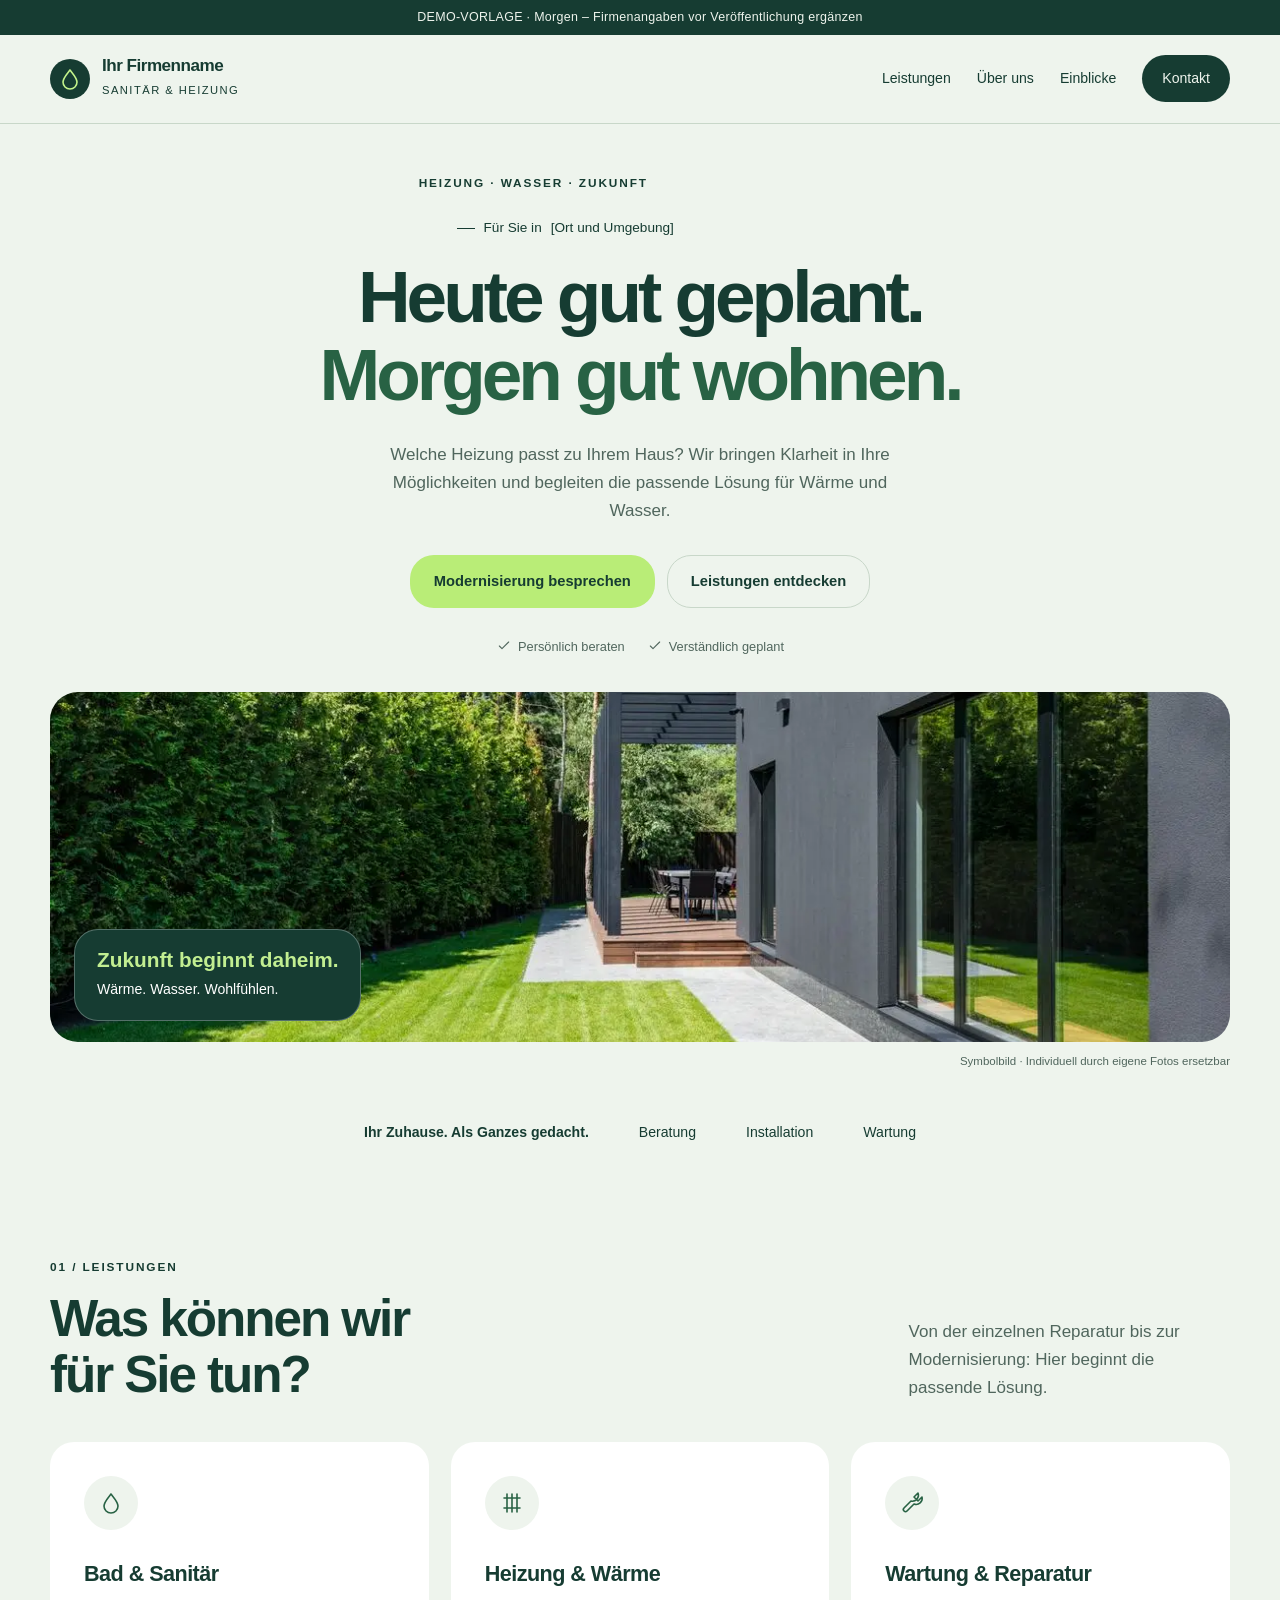
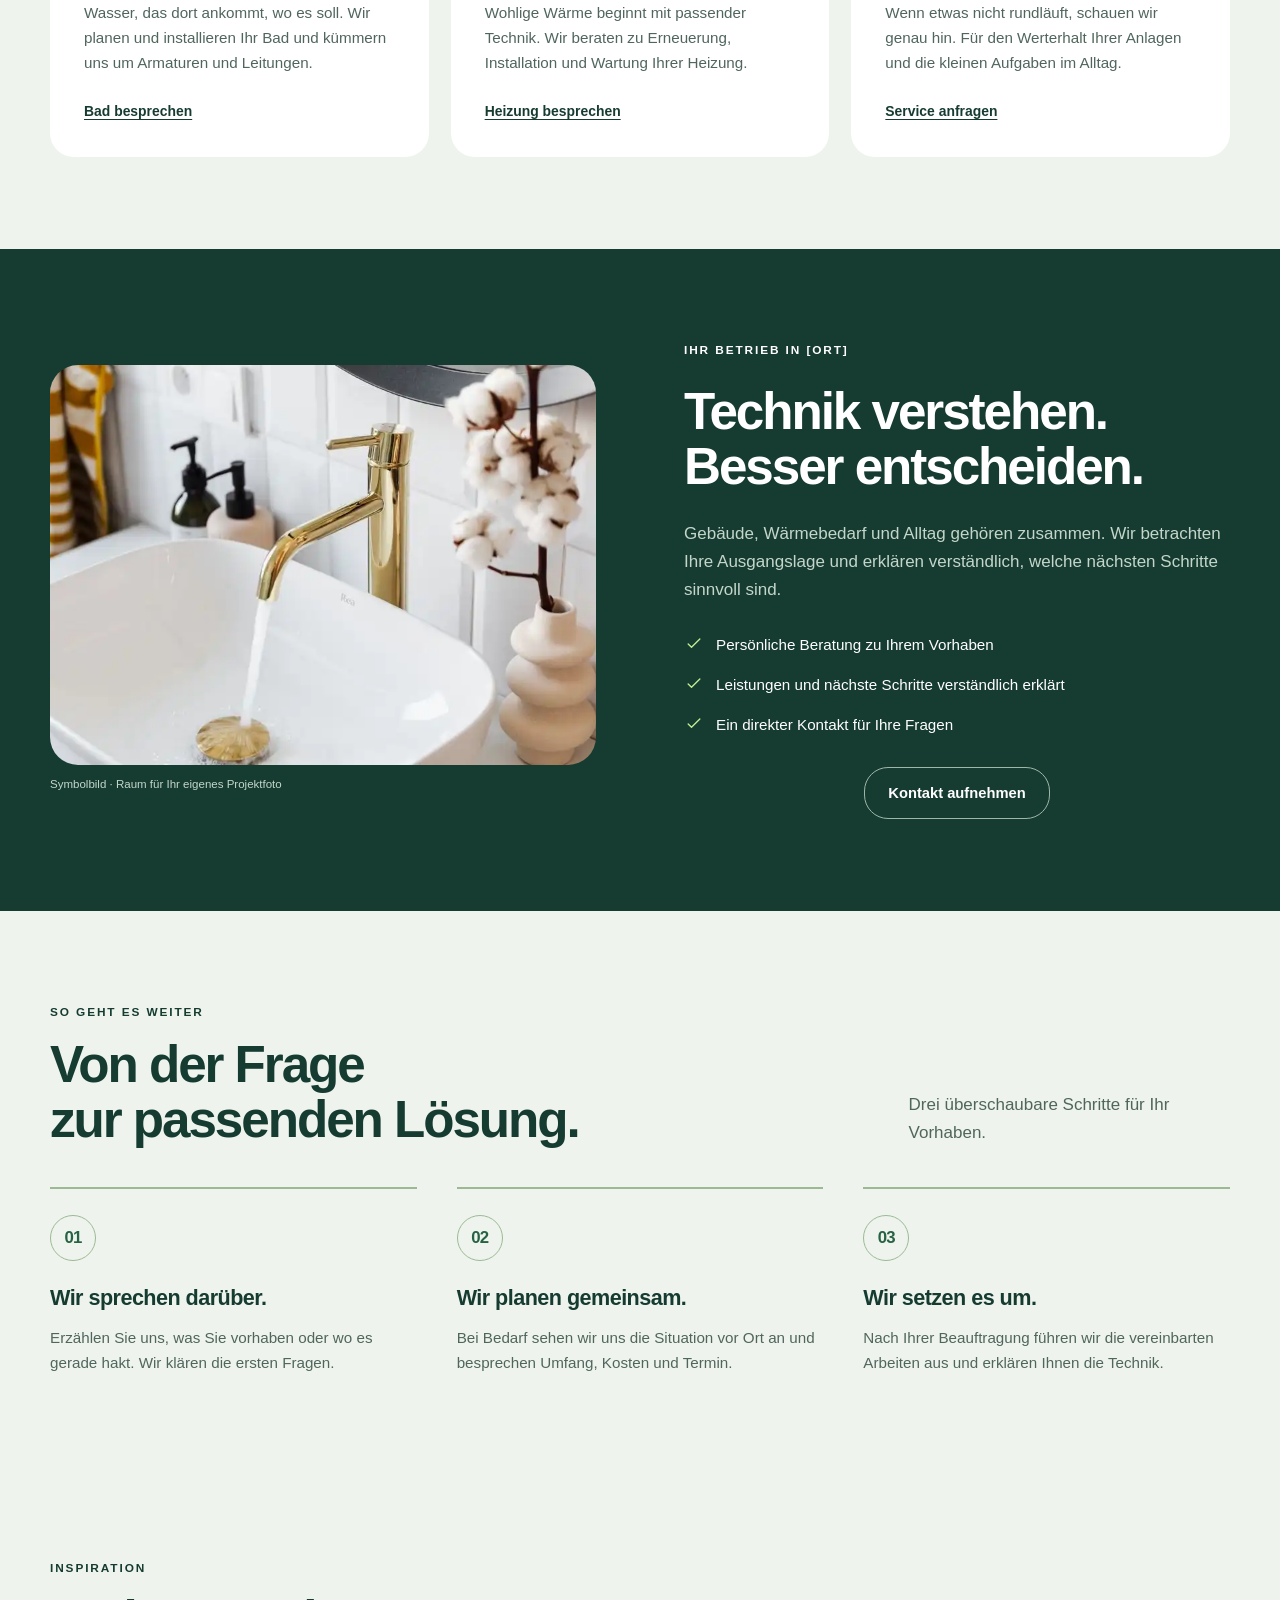
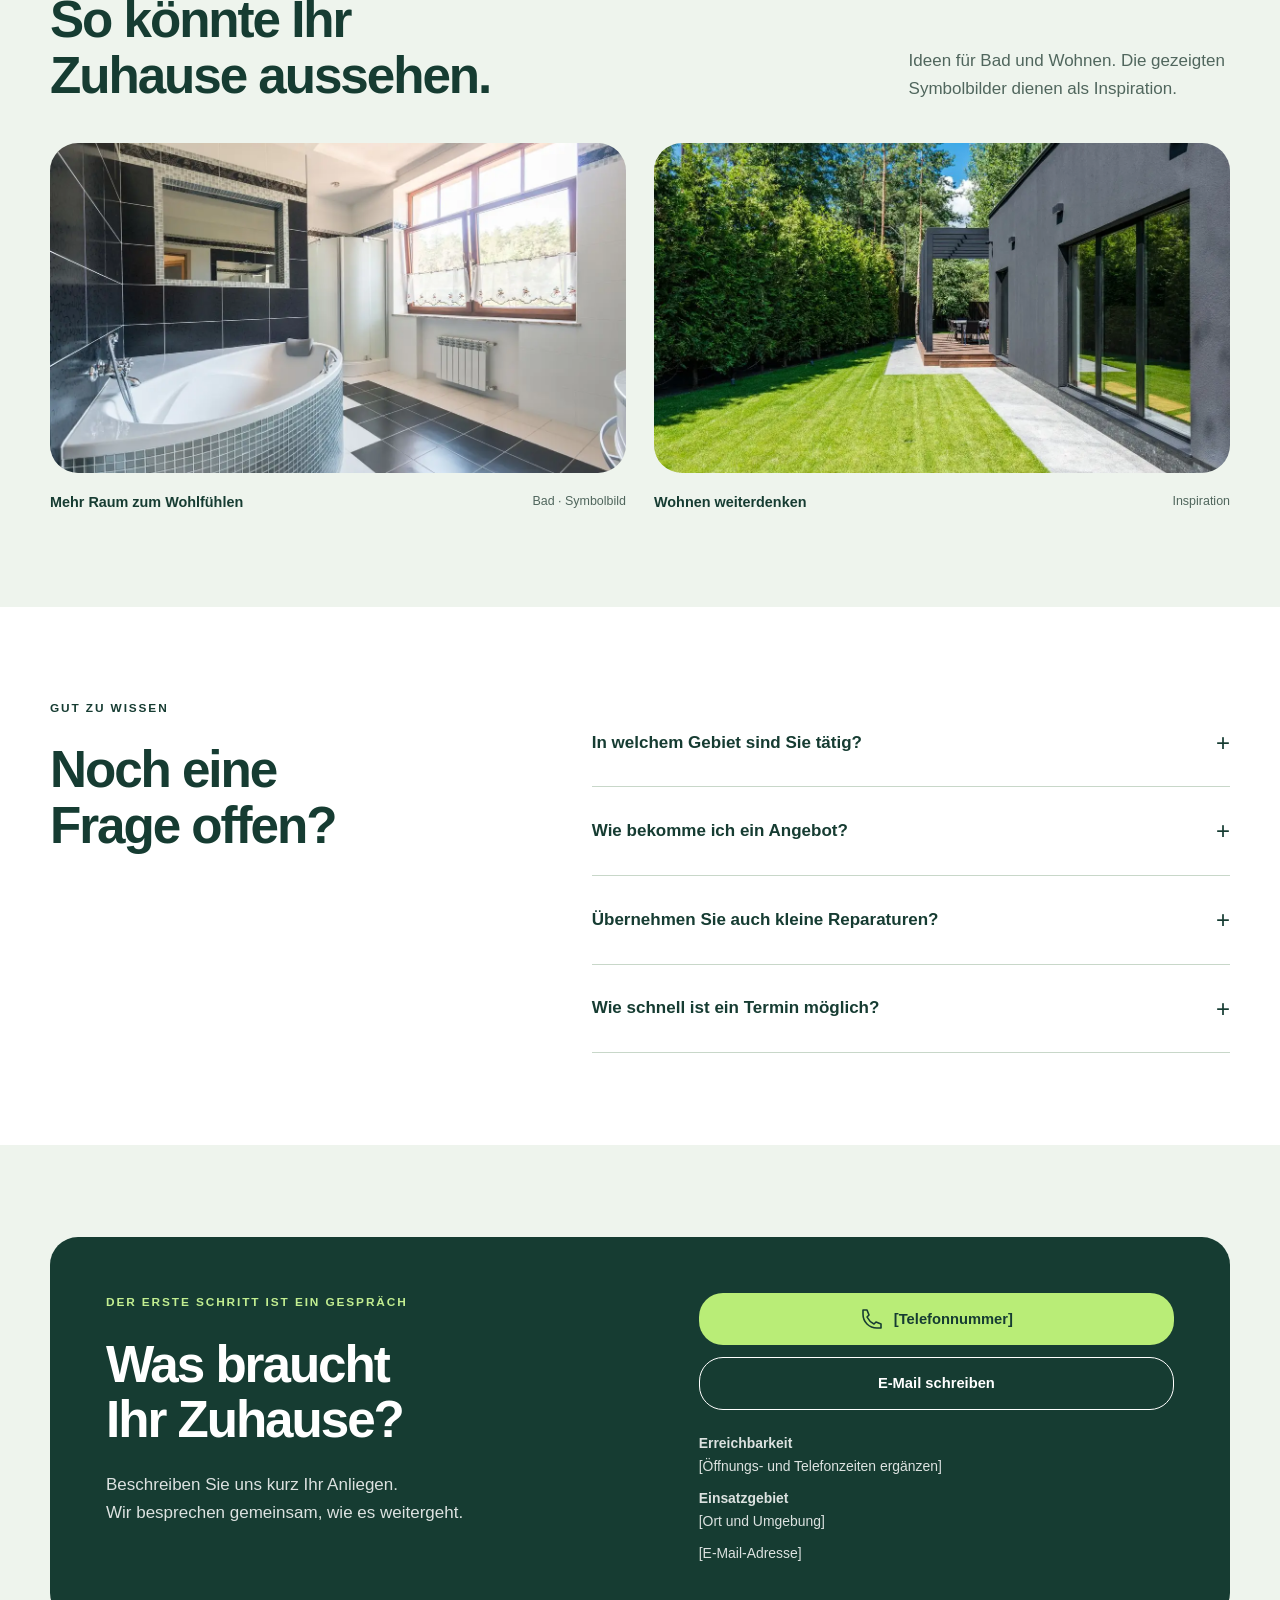
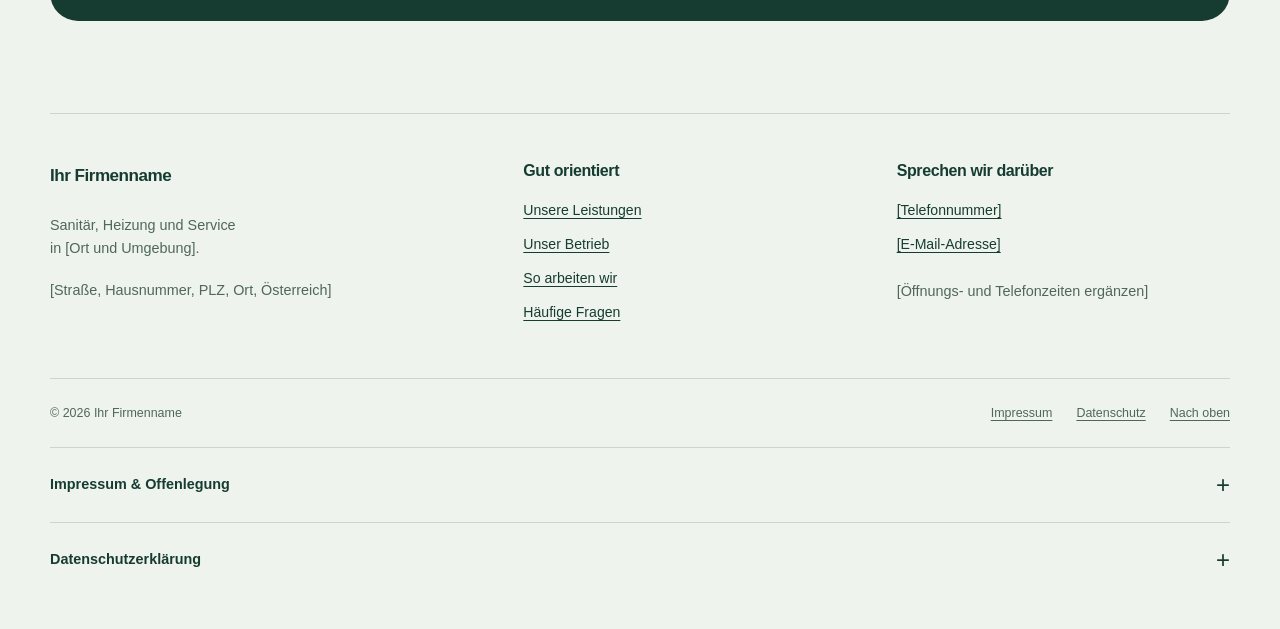
<file: Installateur-Templates/04-morgen/index.html>
<!doctype html><html lang="de-AT"><head><meta charset="utf-8"><meta name="viewport" content="width=device-width,initial-scale=1"><title>Morgen – Installateur-Vorlage</title><meta name="description" content="Welche Heizung passt zu Ihrem Haus? Wir bringen Klarheit in Ihre Möglichkeiten und begleiten die passende Lösung für Wärme und Wasser."><meta name="robots" content="noindex,nofollow"><meta name="theme-color" content="#eef4ed"><link rel="icon" href="data:image/svg+xml,%3Csvg xmlns='http://www.w3.org/2000/svg' viewBox='0 0 40 40'%3E%3Crect width='40' height='40' rx='10' fill='%23b9ed77'/%3E%3Cpath d='M20 7c-4 6-9 10-9 16a9 9 0 0018 0c0-6-5-10-9-16Z' fill='white'/%3E%3C/svg%3E"><link rel="stylesheet" href="base.css"><link rel="stylesheet" href="stil.css"><script src="kunde.js" defer></script><script src="script.js" defer></script></head><body><a class="skip" href="#hauptinhalt">Zum Inhalt springen</a><div class="demo-bar">DEMO-VORLAGE · Morgen <span>– Firmenangaben vor Veröffentlichung ergänzen</span></div><header class="site-header"><div class="wrap nav-row"><a class="brand" href="#start" aria-label="Zur Startsektion"><span class="brand-mark"><svg viewBox="0 0 24 24" aria-hidden="true" fill="none" stroke="currentColor" stroke-width="1.6" stroke-linecap="round" stroke-linejoin="round"><path d="M12 3C9 7 5 11 5 15a7 7 0 0 0 14 0c0-4-4-8-7-12Z"/></svg></span><span class="brand-copy"><strong data-field="company">Ihr Firmenname</strong><small data-field="brandLine">Sanitär & Heizung</small></span></a><button class="menu-toggle" aria-expanded="false" aria-controls="navigation">Menü</button><nav class="nav-links" id="navigation" aria-label="Hauptnavigation"><a href="#leistungen">Leistungen</a><a href="#betrieb">Über uns</a><a href="#einblicke">Einblicke</a><a class="nav-contact" href="#kontakt">Kontakt</a></nav></div></header><main id="hauptinhalt"><section class="hero" id="start"><div class="wrap hero-grid"><div class="hero-copy"><p class="eyebrow">HEIZUNG · WASSER · ZUKUNFT</p><p class="hero-location">Für Sie in <span data-field="region">[Ort und Umgebung]</span></p><h1>Heute gut geplant.<br><em>Morgen gut wohnen.</em></h1><p class="hero-intro" data-field="heroIntro">Welche Heizung passt zu Ihrem Haus? Wir bringen Klarheit in Ihre Möglichkeiten und begleiten die passende Lösung für Wärme und Wasser.</p><div class="actions"><a class="button " href="#kontakt">Modernisierung besprechen</a><a class="button secondary" href="#leistungen">Leistungen entdecken</a></div><div class="hero-facts"><span><svg viewBox="0 0 24 24" aria-hidden="true" fill="none" stroke="currentColor" stroke-width="1.6" stroke-linecap="round" stroke-linejoin="round"><path d="m5 12 4 4L19 6"/></svg>Persönlich beraten</span><span><svg viewBox="0 0 24 24" aria-hidden="true" fill="none" stroke="currentColor" stroke-width="1.6" stroke-linecap="round" stroke-linejoin="round"><path d="m5 12 4 4L19 6"/></svg>Verständlich geplant</span></div></div><figure class="hero-visual"><img src="assets/home.svg" width="1200" height="1100" fetchpriority="high" alt="Zeitgemäßes Wohnhaus als Inspiration für moderne Haustechnik"><figcaption class="photo-note">Symbolbild · Individuell durch eigene Fotos ersetzbar</figcaption><div class="image-label"><strong>Zukunft beginnt daheim.</strong><span>Wärme. Wasser. Wohlfühlen.</span></div></figure></div></section><div class="promise"><div class="wrap"><b>Ihr Zuhause. Als Ganzes gedacht.</b><span>Beratung</span><span>Installation</span><span>Wartung</span></div></div><section class="section services wrap" id="leistungen"><div class="section-head"><div><p class="eyebrow">01 / LEISTUNGEN</p><h2>Was können wir<br>für Sie tun?</h2></div><p>Von der einzelnen Reparatur bis zur Modernisierung: Hier beginnt die passende Lösung.</p></div><div class="service-grid"><article class="service"><span class="service-index">01</span><div class="service-icon"><svg viewBox="0 0 24 24" aria-hidden="true" fill="none" stroke="currentColor" stroke-width="1.6" stroke-linecap="round" stroke-linejoin="round"><path d="M12 3C9 7 5 11 5 15a7 7 0 0 0 14 0c0-4-4-8-7-12Z"/></svg></div><h3>Bad & Sanitär</h3><p>Wasser, das dort ankommt, wo es soll. Wir planen und installieren Ihr Bad und kümmern uns um Armaturen und Leitungen.</p><a href="#kontakt">Bad besprechen</a></article><article class="service"><span class="service-index">02</span><div class="service-icon"><svg viewBox="0 0 24 24" aria-hidden="true" fill="none" stroke="currentColor" stroke-width="1.6" stroke-linecap="round" stroke-linejoin="round"><path d="M7 3v18M12 3v18M17 3v18M4 7h16M4 17h16"/></svg></div><h3>Heizung & Wärme</h3><p>Wohlige Wärme beginnt mit passender Technik. Wir beraten zu Erneuerung, Installation und Wartung Ihrer Heizung.</p><a href="#kontakt">Heizung besprechen</a></article><article class="service"><span class="service-index">03</span><div class="service-icon"><svg viewBox="0 0 24 24" aria-hidden="true" fill="none" stroke="currentColor" stroke-width="1.6" stroke-linecap="round" stroke-linejoin="round"><path d="m14 6 4-4a6 6 0 0 1-7 8L4 17a2 2 0 0 0 3 3l7-7a6 6 0 0 0 8-7l-4 4Z"/></svg></div><h3>Wartung & Reparatur</h3><p>Wenn etwas nicht rundläuft, schauen wir genau hin. Für den Werterhalt Ihrer Anlagen und die kleinen Aufgaben im Alltag.</p><a href="#kontakt">Service anfragen</a></article></div></section>
<section class="section about" id="betrieb"><div class="wrap about-grid"><figure class="about-image"><img src="assets/detail.svg" width="1000" height="850" loading="lazy" alt="Sanitär- und Badgestaltung als beispielhafte Inspiration"><figcaption class="photo-note">Symbolbild · Raum für Ihr eigenes Projektfoto</figcaption></figure><div class="about-copy"><p class="eyebrow">IHR BETRIEB IN  <span data-field="city">[Ort]</span></p><h2>Technik verstehen.<br>Besser entscheiden.</h2><p data-field="aboutText">Gebäude, Wärmebedarf und Alltag gehören zusammen. Wir betrachten Ihre Ausgangslage und erklären verständlich, welche nächsten Schritte sinnvoll sind.</p><ul class="check-list"><li><svg viewBox="0 0 24 24" aria-hidden="true" fill="none" stroke="currentColor" stroke-width="1.6" stroke-linecap="round" stroke-linejoin="round"><path d="m5 12 4 4L19 6"/></svg>Persönliche Beratung zu Ihrem Vorhaben</li><li><svg viewBox="0 0 24 24" aria-hidden="true" fill="none" stroke="currentColor" stroke-width="1.6" stroke-linecap="round" stroke-linejoin="round"><path d="m5 12 4 4L19 6"/></svg>Leistungen und nächste Schritte verständlich erklärt</li><li><svg viewBox="0 0 24 24" aria-hidden="true" fill="none" stroke="currentColor" stroke-width="1.6" stroke-linecap="round" stroke-linejoin="round"><path d="m5 12 4 4L19 6"/></svg>Ein direkter Kontakt für Ihre Fragen</li></ul><div class="actions"><a class="button secondary" href="#kontakt">Kontakt aufnehmen</a></div></div></div></section>
<section class="section process" id="ablauf"><div class="wrap"><div class="section-head"><div><p class="eyebrow">SO GEHT ES WEITER</p><h2>Von der Frage<br>zur passenden Lösung.</h2></div><p>Drei überschaubare Schritte für Ihr Vorhaben.</p></div><ol class="steps"><li><span class="step-num" aria-hidden="true">01</span><h3>Wir sprechen darüber.</h3><p>Erzählen Sie uns, was Sie vorhaben oder wo es gerade hakt. Wir klären die ersten Fragen.</p></li><li><span class="step-num" aria-hidden="true">02</span><h3>Wir planen gemeinsam.</h3><p>Bei Bedarf sehen wir uns die Situation vor Ort an und besprechen Umfang, Kosten und Termin.</p></li><li><span class="step-num" aria-hidden="true">03</span><h3>Wir setzen es um.</h3><p>Nach Ihrer Beauftragung führen wir die vereinbarten Arbeiten aus und erklären Ihnen die Technik.</p></li></ol></div></section>
<section class="section projects wrap" id="einblicke"><div class="section-head"><div><p class="eyebrow">INSPIRATION</p><h2>So könnte Ihr<br>Zuhause aussehen.</h2></div><p>Ideen für Bad und Wohnen. Die gezeigten Symbolbilder dienen als Inspiration.</p></div><div class="project-grid"><figure class="project"><img src="assets/bathroom.svg" width="1200" height="900" loading="lazy" alt="Modernes Badezimmer als Gestaltungsidee"><figcaption><strong>Mehr Raum zum Wohlfühlen</strong><span>Bad · Symbolbild</span></figcaption></figure><figure class="project"><img src="assets/home.svg" width="900" height="900" loading="lazy" alt="Wohnhaus als Beispiel für die Modernisierung von Haustechnik"><figcaption><strong>Wohnen weiterdenken</strong><span>Inspiration</span></figcaption></figure></div></section>
<section class="section faq" id="fragen"><div class="wrap faq-grid"><div><p class="eyebrow">GUT ZU WISSEN</p><h2>Noch eine<br>Frage offen?</h2></div><div class="faq-list"><details><summary>In welchem Gebiet sind Sie tätig?</summary><p>Wir sind in <span data-field="region">[Ort und Umgebung]</span> tätig. Nennen Sie uns bei Ihrer Anfrage einfach Ihren Standort, damit wir die Anfahrt mit Ihnen abstimmen können.</p></details><details><summary>Wie bekomme ich ein Angebot?</summary><p>Kontaktieren Sie uns mit einer kurzen Beschreibung Ihres Vorhabens. Wir klären, ob weitere Informationen oder eine Besichtigung erforderlich sind, und besprechen die nächsten Schritte.</p></details><details><summary>Übernehmen Sie auch kleine Reparaturen?</summary><p>Auch kleine Anliegen sind willkommen. Beschreiben Sie uns das Problem, damit wir gemeinsam klären können, wie wir Sie unterstützen können.</p></details><details><summary>Wie schnell ist ein Termin möglich?</summary><p>Das hängt vom Anliegen und der aktuellen Auslastung ab. Bitte fragen Sie die Verfügbarkeit direkt bei uns an. Diese Website sagt keine feste Reaktionszeit zu.</p></details></div></div></section>
<section class="section contact wrap" id="kontakt"><div class="contact-box"><div><p class="eyebrow">DER ERSTE SCHRITT IST EIN GESPRÄCH</p><h2>Was braucht<br>Ihr Zuhause?</h2><p>Beschreiben Sie uns kurz Ihr Anliegen.<br>Wir besprechen gemeinsam, wie es weitergeht.</p></div><div><div class="contact-links"><a class="button" href="#kontakt" data-contact="phone"><svg viewBox="0 0 24 24" aria-hidden="true" fill="none" stroke="currentColor" stroke-width="1.6" stroke-linecap="round" stroke-linejoin="round"><path d="M7 3H3v4c0 8 6 14 14 14h4v-4l-5-2-2 2c-4-2-5-3-7-7l2-2-2-5Z"/></svg><span data-field="phoneDisplay">[Telefonnummer]</span></a><a class="button secondary" href="#kontakt" data-contact="email">E-Mail schreiben</a></div><div class="contact-meta"><p><strong>Erreichbarkeit</strong><br><span data-field="hours">[Öffnungs- und Telefonzeiten ergänzen]</span></p><p><strong>Einsatzgebiet</strong><br><span data-field="region">[Ort und Umgebung]</span></p><p><span data-field="email">[E-Mail-Adresse]</span></p></div><p class="contact-status" role="status" hidden></p><noscript><p>Kontakt: Bitte verwenden Sie die oben angegebenen Kontaktdaten. Für die interaktiven Kontaktlinks muss JavaScript aktiviert sein.</p></noscript></div></div></section></main><footer><div class="wrap footer-main"><div><a class="brand" href="#start"><strong data-field="company">Ihr Firmenname</strong></a><p>Sanitär, Heizung und Service<br>in <span data-field="region">[Ort und Umgebung]</span>.</p><p data-field="address">[Straße, Hausnummer, PLZ, Ort]</p></div><div><h3>Gut orientiert</h3><a href="#leistungen">Unsere Leistungen</a><a href="#betrieb">Unser Betrieb</a><a href="#ablauf">So arbeiten wir</a><a href="#fragen">Häufige Fragen</a></div><div><h3>Sprechen wir darüber</h3><a href="#kontakt" data-contact="phone"><span data-field="phoneDisplay">[Telefonnummer]</span></a><a href="#kontakt" data-contact="email"><span data-field="email">[E-Mail-Adresse]</span></a><p data-field="hours">[Öffnungs- und Telefonzeiten]</p></div></div><div class="wrap footer-bottom"><span>© <span data-year>2026</span> <span data-field="company">Ihr Firmenname</span></span><div class="footer-legal"><a href="#impressum">Impressum</a><a href="#datenschutz">Datenschutz</a><a href="#start">Nach oben</a></div></div><section class="legal wrap" aria-label="Rechtliche Informationen">
<details id="impressum"><summary>Impressum & Offenlegung</summary><div class="legal-content">
<p class="notice">Ausfüllvorlage Österreich – vor Veröffentlichung alle eckigen Klammern ersetzen und die für den Betrieb zutreffenden Angaben prüfen.</p>
<h2>Impressum</h2><dl><dt>Diensteanbieter / Unternehmensname</dt><dd data-field="legalName">[Vollständiger rechtlicher Name inkl. Rechtsform]</dd><dt>Inhaber / vertretungsbefugte Person</dt><dd>[Name; bei abweichender Firma bürgerlichen Namen ergänzen]</dd><dt>Geografische Anschrift / Sitz</dt><dd data-field="address">[Straße, Hausnummer, PLZ, Ort, Österreich]</dd><dt>Kontakt</dt><dd><span data-field="phoneDisplay">[Telefonnummer]</span> · <span data-field="email">[E-Mail-Adresse]</span></dd><dt>Unternehmensgegenstand</dt><dd>[Tatsächlich ausgeübte Tätigkeiten]</dd><dt>Firmenbuch</dt><dd>[Firmenbuchnummer und Firmenbuchgericht, sofern eingetragen; sonst entfernen]</dd><dt>UID</dt><dd>[Umsatzsteuer-Identifikationsnummer, sofern vorhanden; sonst entfernen]</dd><dt>Kammer / Berufsverband</dt><dd>[Zuständige Wirtschaftskammer und Fachgruppe]</dd><dt>Aufsichts- / Gewerbebehörde</dt><dd>[Zuständige Bezirkshauptmannschaft oder zuständiger Magistrat]</dd><dt>Berufsbezeichnung / Gewerbeberechtigung</dt><dd>[Genaue Bezeichnung und Verleihungsstaat; anwendbare berufsrechtliche Vorschriften ergänzen]</dd><dt>Rechtsvorschriften</dt><dd>Gewerbeordnung und [weitere anwendbare Vorschriften], abrufbar im <a href="https://www.ris.bka.gv.at/">Rechtsinformationssystem des Bundes</a>.</dd></dl>
<h3>Offenlegung gemäß § 25 MedienG</h3><p>Medieninhaber: [vollständiger Name / Firma]. Sitz: [Ort]. Unternehmensgegenstand: [Tätigkeit]. Diese Website informiert über das Unternehmen und seine Leistungen. [Bei über eine kleine Unternehmenswebsite hinausgehenden Inhalten weitere Offenlegungsangaben ergänzen.]</p>
<h3>Zusätzliche Angaben, soweit anwendbar</h3><p>[Berufshaftpflichtversicherung: Versicherer, Kontakt, räumlicher Geltungsbereich, falls erforderlich.] [Alternative Streitbeilegung: zutreffende Verpflichtung oder freiwillige Teilnahme und zuständige Stelle, soweit anwendbar. Nicht zutreffende Platzhalter entfernen.]</p>
<h3>Bildnachweise</h3><p>Die verwendeten Fotos dienen der Illustration und zeigen keine nachgewiesenen Arbeiten dieses Betriebs. Quellen: <a href="assets/BILDQUELLEN.md">Bildquellen und Nutzungshinweise</a>. [Bei Austausch aktualisieren.]</p>
</div></details>
<details id="datenschutz"><summary>Datenschutzerklärung</summary><div class="legal-content">
<p class="notice">Arbeitsvorlage: Hosting, Speicherdauer und tatsächliche Verarbeitung ergänzen. Diese Angaben sind vor Freischaltung betriebsspezifisch zu prüfen.</p>
<h2>Datenschutzerklärung</h2><h3>1. Verantwortlicher</h3><p><span data-field="legalName">[Rechtlicher Unternehmensname]</span>, <span data-field="address">[Anschrift]</span>. Kontakt: <span data-field="email">[E-Mail]</span>, <span data-field="phoneDisplay">[Telefon]</span>. [Datenschutzbeauftragte Person ergänzen, falls benannt.]</p>
<h3>2. Bereitstellung der Website</h3><p>Beim Abruf der veröffentlichten Website verarbeitet der Hostinganbieter technisch erforderliche Verbindungsdaten, insbesondere IP-Adresse, Zeitpunkt, abgerufene URL sowie Browser- und Systeminformationen. Zweck sind Bereitstellung, Sicherheit und Fehleranalyse. Rechtsgrundlage ist Art. 6 Abs. 1 lit. f DSGVO; berechtigtes Interesse ist der sichere Betrieb der Website.</p><p>Hostinganbieter / Empfänger: [Name, Anschrift, Land]. Protokollierung und Löschfrist: [tatsächliche Konfiguration und Dauer]. Auftragsverarbeitung: [Vertrag prüfen]. Drittlandübermittlungen: [keine oder Empfänger, Land, Rechtsgrundlage und Garantien konkret nennen].</p>
<h3>3. Kontakt per E-Mail oder Telefon</h3><p>Wenn Sie uns kontaktieren, verarbeiten wir Ihre Kontaktdaten und den Inhalt Ihrer Anfrage zur Bearbeitung Ihres Anliegens. Bei vorvertraglichen oder vertraglichen Anfragen gilt Art. 6 Abs. 1 lit. b DSGVO, bei sonstigen Anfragen Art. 6 Abs. 1 lit. f DSGVO (Interesse an der Beantwortung). Die Bereitstellung erfolgt freiwillig; ohne erforderliche Angaben können wir die Anfrage gegebenenfalls nicht bearbeiten.</p><p>Empfänger / E-Mail-Dienstleister: [Anbieter und Verarbeitungsorte]. Speicherdauer: [Löschkonzept mit konkreten Fristen sowie einschlägigen gesetzlichen Aufbewahrungspflichten ergänzen].</p>
<h3>4. Cookies, Schriften und externe Inhalte</h3><p>Diese Vorlage setzt selbst keine Cookies, kein Tracking und keinen lokalen Browserspeicher ein. Fotos, Gestaltung und Skripte werden lokal bereitgestellt; Schriften stammen vom Endgerät. Externe Karten, Videos und Analysewerkzeuge sind nicht eingebunden. Beim Anklicken externer Links gelten die Datenschutzinformationen der Zielseite. [Vor Veröffentlichung auch den Hostinganbieter auf zusätzliche Dienste prüfen; Text bei Erweiterungen anpassen.]</p>
<h3>5. Ihre Rechte</h3><p>Unter den gesetzlichen Voraussetzungen haben Sie Rechte auf Auskunft, Berichtigung, Löschung, Einschränkung und Datenübertragbarkeit. Gegen Verarbeitungen auf Grundlage berechtigter Interessen können Sie aus Gründen Ihrer besonderen Situation Widerspruch erheben. Soweit eine Verarbeitung auf Einwilligung beruht, kann diese jederzeit mit Wirkung für die Zukunft widerrufen werden. Es findet durch diese Vorlage keine automatisierte Entscheidungsfindung einschließlich Profiling statt.</p><p>Sie können sich bei einer Aufsichtsbehörde beschweren, insbesondere bei der <a href="https://www.dsb.gv.at/">österreichischen Datenschutzbehörde</a>.</p><p>Stand dieser Datenschutzerklärung: [Datum der betriebsspezifischen Prüfung].</p>
</div></details></section></footer><div class="mobile-cta" aria-label="Schneller Kontakt"><a class="button" href="#kontakt" data-contact="phone"><svg viewBox="0 0 24 24" aria-hidden="true" fill="none" stroke="currentColor" stroke-width="1.6" stroke-linecap="round" stroke-linejoin="round"><path d="M7 3H3v4c0 8 6 14 14 14h4v-4l-5-2-2 2c-4-2-5-3-7-7l2-2-2-5Z"/></svg>Anrufen</a><a class="button secondary" href="#kontakt">Anfrage besprechen</a></div></body></html>
</file>
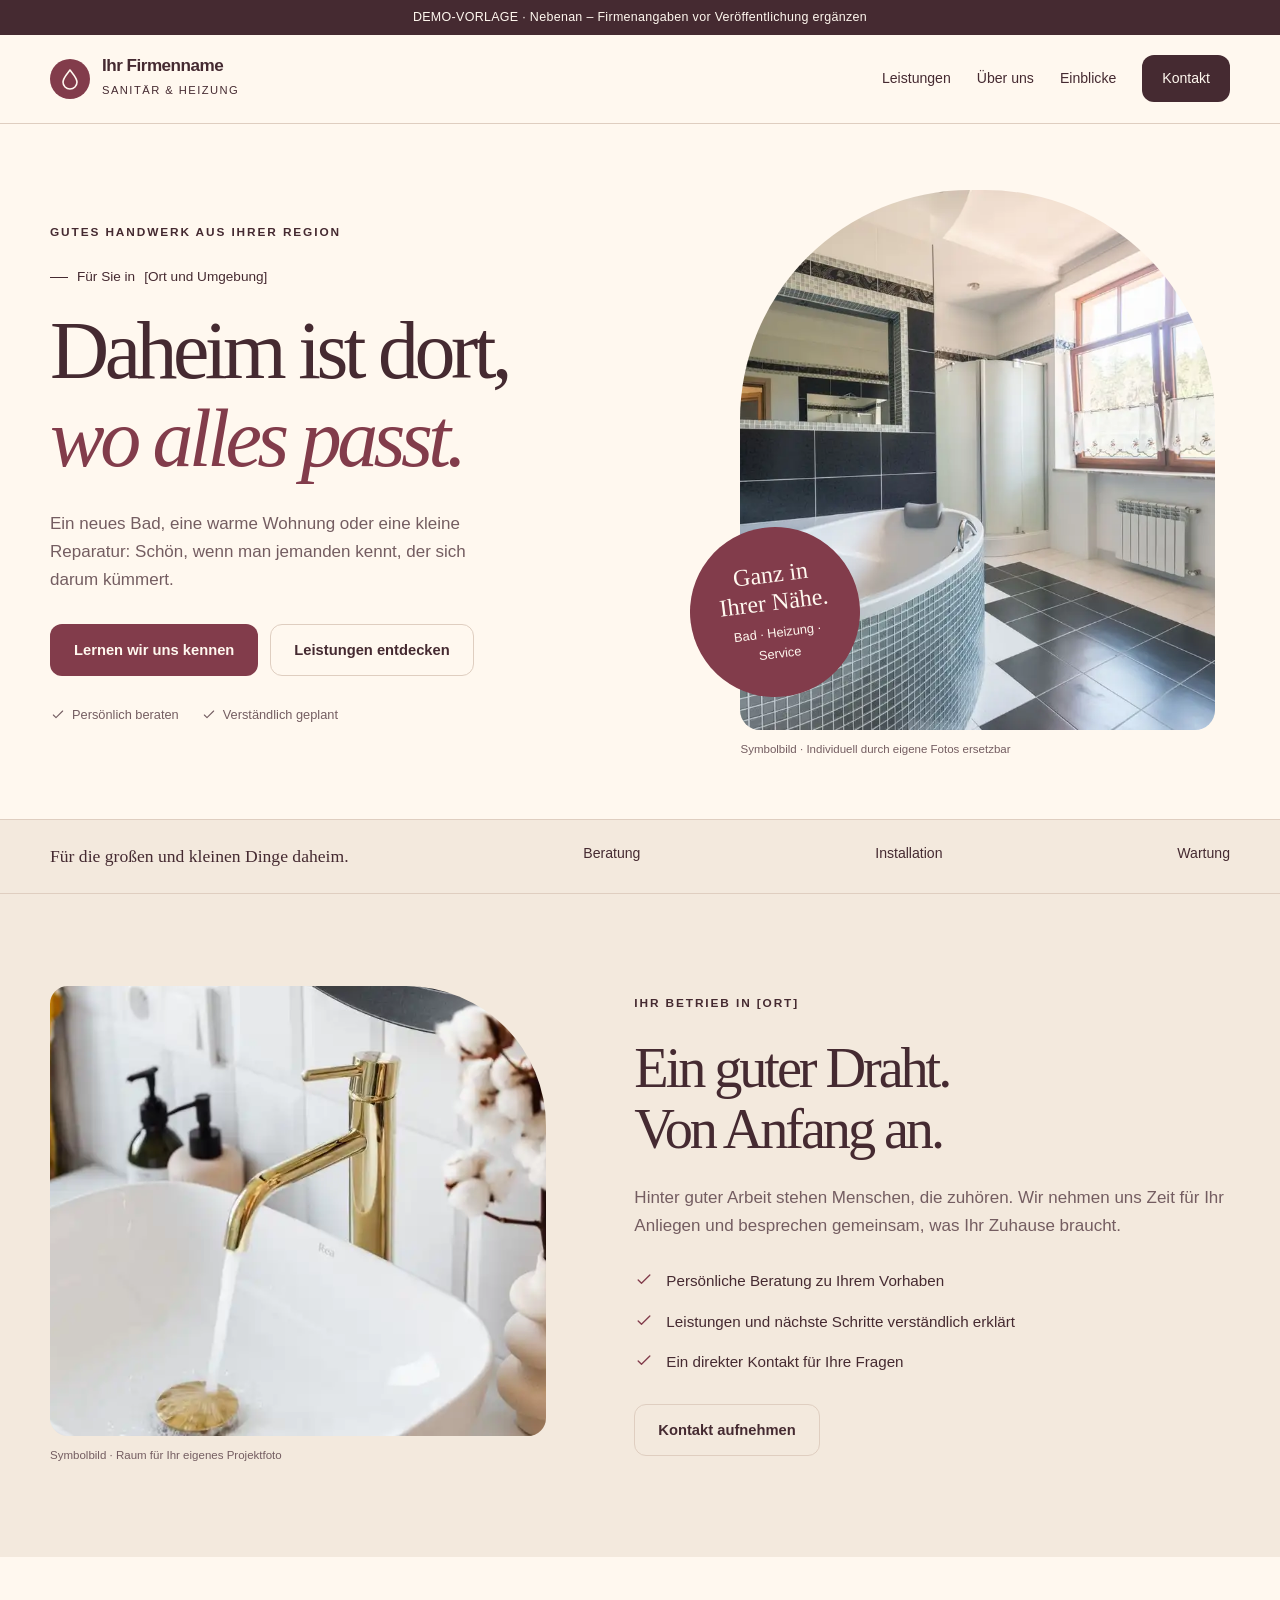
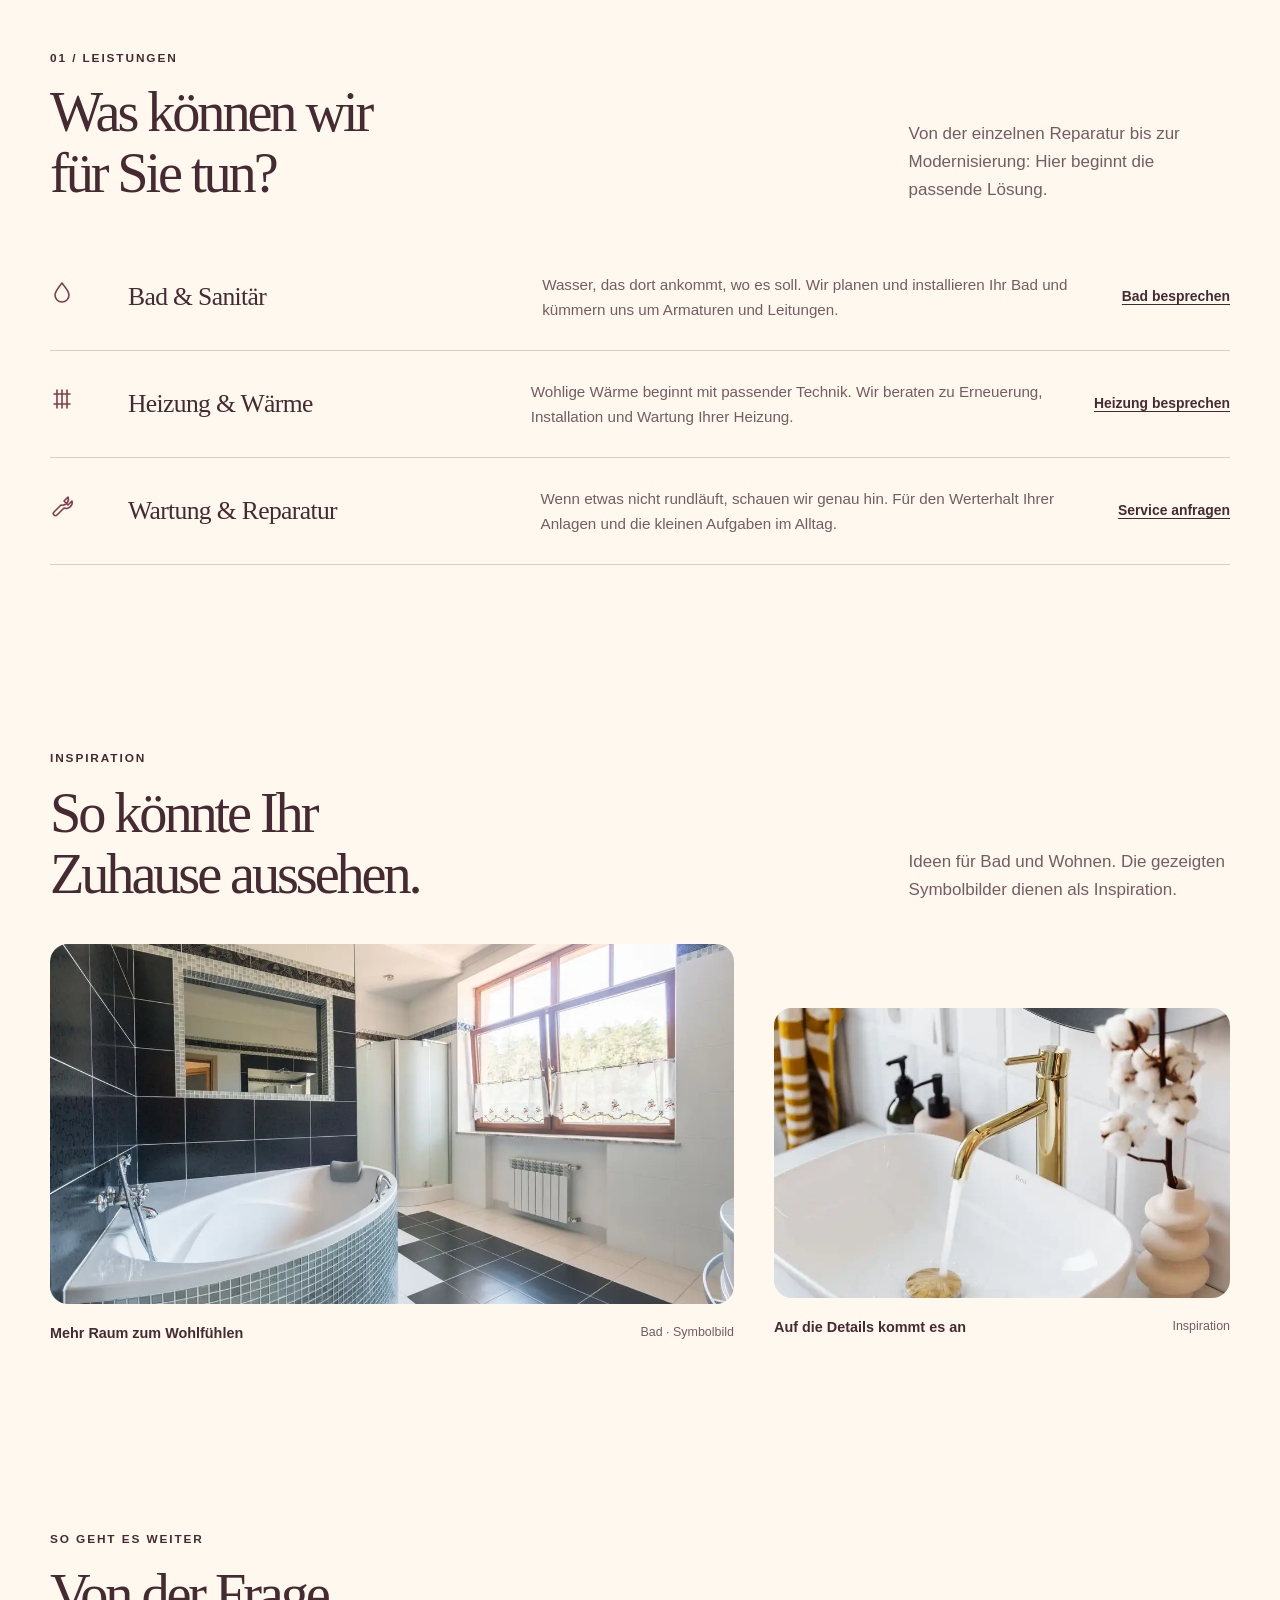
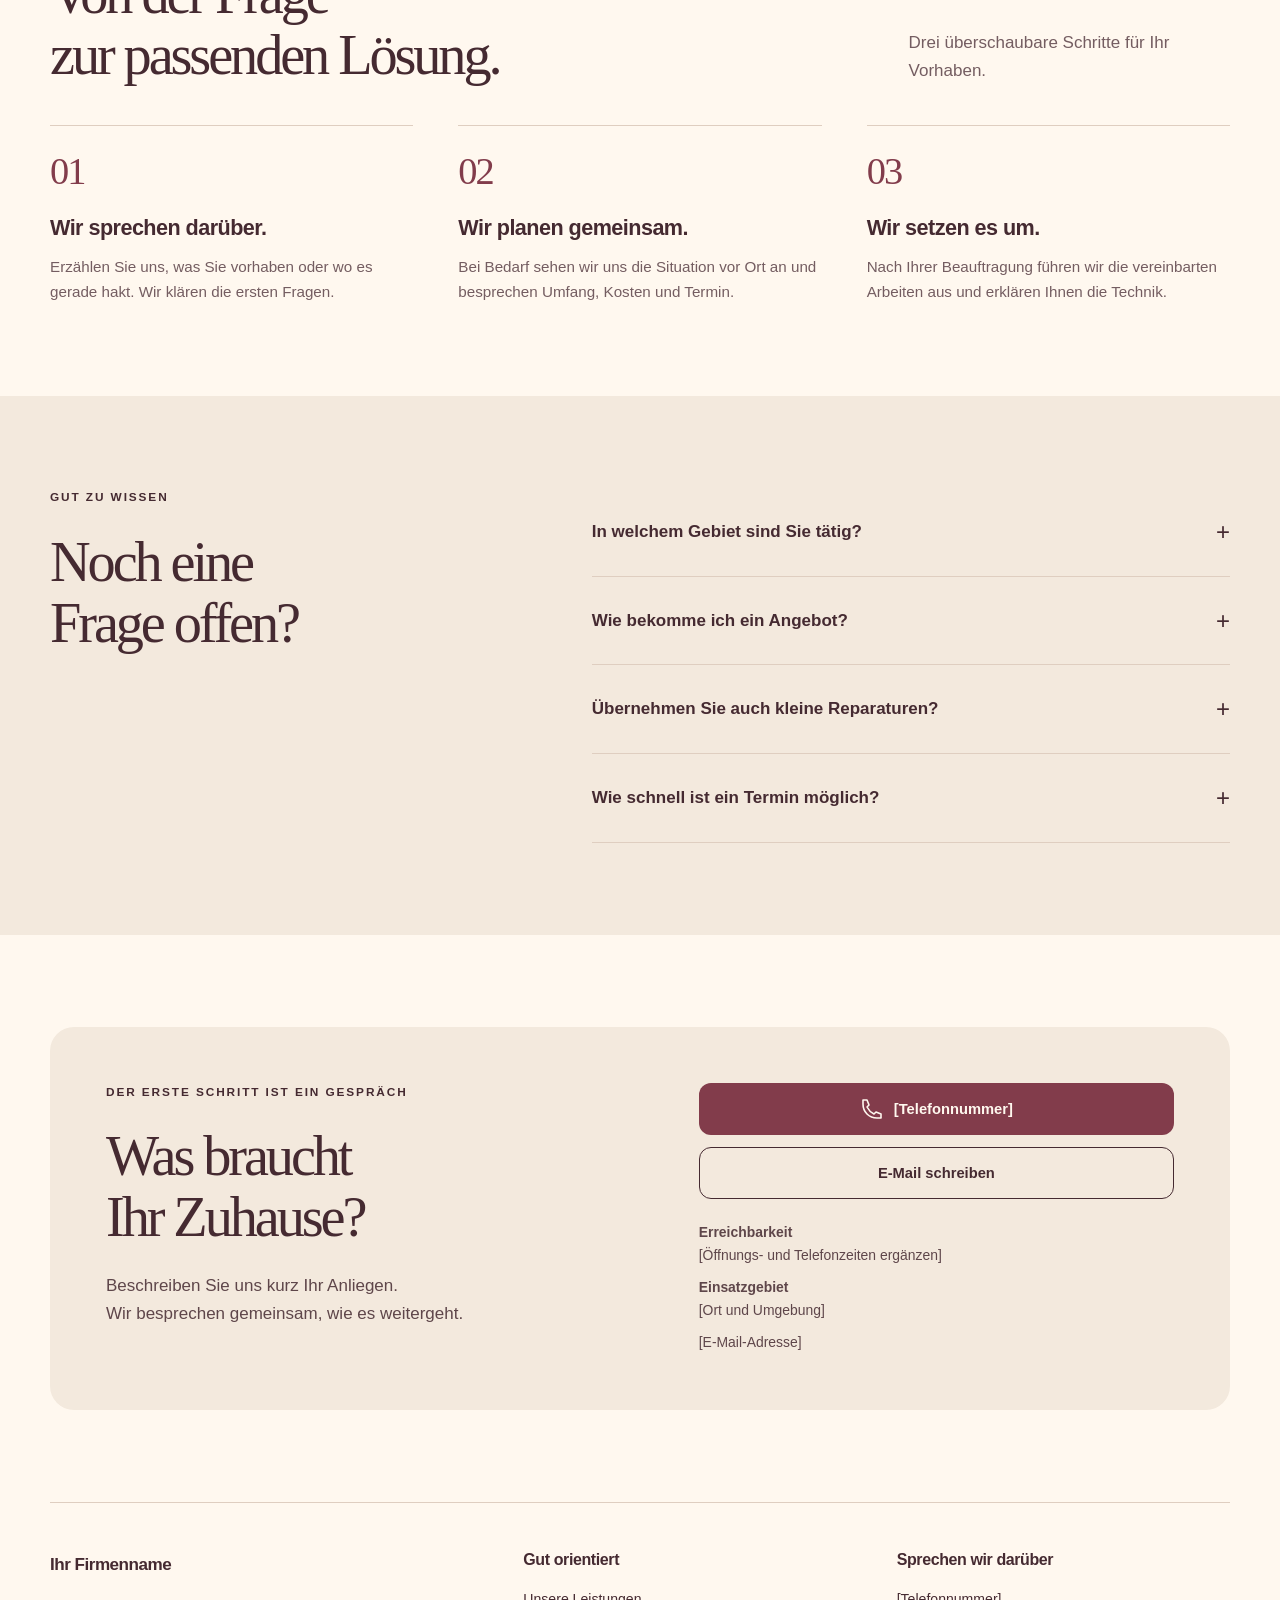
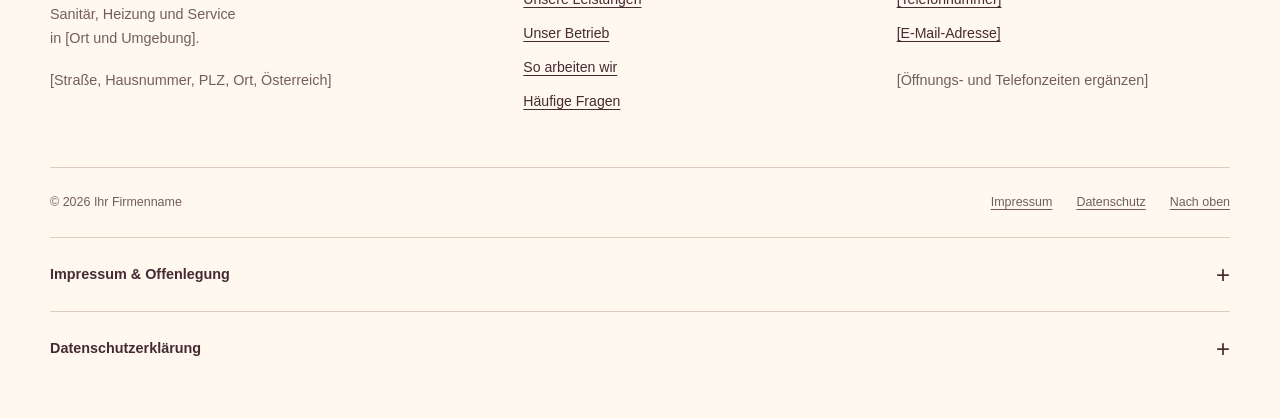
<file: Installateur-Templates/05-nebenan/index.html>
<!doctype html><html lang="de-AT"><head><meta charset="utf-8"><meta name="viewport" content="width=device-width,initial-scale=1"><title>Nebenan – Installateur-Vorlage</title><meta name="description" content="Ein neues Bad, eine warme Wohnung oder eine kleine Reparatur: Schön, wenn man jemanden kennt, der sich darum kümmert."><meta name="robots" content="noindex,nofollow"><meta name="theme-color" content="#fff8ef"><link rel="icon" href="data:image/svg+xml,%3Csvg xmlns='http://www.w3.org/2000/svg' viewBox='0 0 40 40'%3E%3Crect width='40' height='40' rx='10' fill='%23823c4b'/%3E%3Cpath d='M20 7c-4 6-9 10-9 16a9 9 0 0018 0c0-6-5-10-9-16Z' fill='white'/%3E%3C/svg%3E"><link rel="stylesheet" href="base.css"><link rel="stylesheet" href="stil.css"><script src="kunde.js" defer></script><script src="script.js" defer></script></head><body><a class="skip" href="#hauptinhalt">Zum Inhalt springen</a><div class="demo-bar">DEMO-VORLAGE · Nebenan <span>– Firmenangaben vor Veröffentlichung ergänzen</span></div><header class="site-header"><div class="wrap nav-row"><a class="brand" href="#start" aria-label="Zur Startsektion"><span class="brand-mark"><svg viewBox="0 0 24 24" aria-hidden="true" fill="none" stroke="currentColor" stroke-width="1.6" stroke-linecap="round" stroke-linejoin="round"><path d="M12 3C9 7 5 11 5 15a7 7 0 0 0 14 0c0-4-4-8-7-12Z"/></svg></span><span class="brand-copy"><strong data-field="company">Ihr Firmenname</strong><small data-field="brandLine">Sanitär & Heizung</small></span></a><button class="menu-toggle" aria-expanded="false" aria-controls="navigation">Menü</button><nav class="nav-links" id="navigation" aria-label="Hauptnavigation"><a href="#leistungen">Leistungen</a><a href="#betrieb">Über uns</a><a href="#einblicke">Einblicke</a><a class="nav-contact" href="#kontakt">Kontakt</a></nav></div></header><main id="hauptinhalt"><section class="hero" id="start"><div class="wrap hero-grid"><div class="hero-copy"><p class="eyebrow">GUTES HANDWERK AUS IHRER REGION</p><p class="hero-location">Für Sie in <span data-field="region">[Ort und Umgebung]</span></p><h1>Daheim ist dort,<br><em>wo alles passt.</em></h1><p class="hero-intro" data-field="heroIntro">Ein neues Bad, eine warme Wohnung oder eine kleine Reparatur: Schön, wenn man jemanden kennt, der sich darum kümmert.</p><div class="actions"><a class="button " href="#kontakt">Lernen wir uns kennen</a><a class="button secondary" href="#leistungen">Leistungen entdecken</a></div><div class="hero-facts"><span><svg viewBox="0 0 24 24" aria-hidden="true" fill="none" stroke="currentColor" stroke-width="1.6" stroke-linecap="round" stroke-linejoin="round"><path d="m5 12 4 4L19 6"/></svg>Persönlich beraten</span><span><svg viewBox="0 0 24 24" aria-hidden="true" fill="none" stroke="currentColor" stroke-width="1.6" stroke-linecap="round" stroke-linejoin="round"><path d="m5 12 4 4L19 6"/></svg>Verständlich geplant</span></div></div><figure class="hero-visual"><img src="assets/bathroom.svg" width="1200" height="1100" fetchpriority="high" alt="Einladendes Badezimmer mit natürlichen Materialien"><figcaption class="photo-note">Symbolbild · Individuell durch eigene Fotos ersetzbar</figcaption><div class="image-label"><strong>Ganz in Ihrer Nähe.</strong><span>Bad · Heizung · Service</span></div></figure></div></section><div class="promise"><div class="wrap"><b>Für die großen und kleinen Dinge daheim.</b><span>Beratung</span><span>Installation</span><span>Wartung</span></div></div><section class="section about" id="betrieb"><div class="wrap about-grid"><figure class="about-image"><img src="assets/detail.svg" width="1000" height="850" loading="lazy" alt="Sanitär- und Badgestaltung als beispielhafte Inspiration"><figcaption class="photo-note">Symbolbild · Raum für Ihr eigenes Projektfoto</figcaption></figure><div class="about-copy"><p class="eyebrow">IHR BETRIEB IN  <span data-field="city">[Ort]</span></p><h2>Ein guter Draht.<br>Von Anfang an.</h2><p data-field="aboutText">Hinter guter Arbeit stehen Menschen, die zuhören. Wir nehmen uns Zeit für Ihr Anliegen und besprechen gemeinsam, was Ihr Zuhause braucht.</p><ul class="check-list"><li><svg viewBox="0 0 24 24" aria-hidden="true" fill="none" stroke="currentColor" stroke-width="1.6" stroke-linecap="round" stroke-linejoin="round"><path d="m5 12 4 4L19 6"/></svg>Persönliche Beratung zu Ihrem Vorhaben</li><li><svg viewBox="0 0 24 24" aria-hidden="true" fill="none" stroke="currentColor" stroke-width="1.6" stroke-linecap="round" stroke-linejoin="round"><path d="m5 12 4 4L19 6"/></svg>Leistungen und nächste Schritte verständlich erklärt</li><li><svg viewBox="0 0 24 24" aria-hidden="true" fill="none" stroke="currentColor" stroke-width="1.6" stroke-linecap="round" stroke-linejoin="round"><path d="m5 12 4 4L19 6"/></svg>Ein direkter Kontakt für Ihre Fragen</li></ul><div class="actions"><a class="button secondary" href="#kontakt">Kontakt aufnehmen</a></div></div></div></section>
<section class="section services wrap" id="leistungen"><div class="section-head"><div><p class="eyebrow">01 / LEISTUNGEN</p><h2>Was können wir<br>für Sie tun?</h2></div><p>Von der einzelnen Reparatur bis zur Modernisierung: Hier beginnt die passende Lösung.</p></div><div class="service-grid"><article class="service"><span class="service-index">01</span><div class="service-icon"><svg viewBox="0 0 24 24" aria-hidden="true" fill="none" stroke="currentColor" stroke-width="1.6" stroke-linecap="round" stroke-linejoin="round"><path d="M12 3C9 7 5 11 5 15a7 7 0 0 0 14 0c0-4-4-8-7-12Z"/></svg></div><h3>Bad & Sanitär</h3><p>Wasser, das dort ankommt, wo es soll. Wir planen und installieren Ihr Bad und kümmern uns um Armaturen und Leitungen.</p><a href="#kontakt">Bad besprechen</a></article><article class="service"><span class="service-index">02</span><div class="service-icon"><svg viewBox="0 0 24 24" aria-hidden="true" fill="none" stroke="currentColor" stroke-width="1.6" stroke-linecap="round" stroke-linejoin="round"><path d="M7 3v18M12 3v18M17 3v18M4 7h16M4 17h16"/></svg></div><h3>Heizung & Wärme</h3><p>Wohlige Wärme beginnt mit passender Technik. Wir beraten zu Erneuerung, Installation und Wartung Ihrer Heizung.</p><a href="#kontakt">Heizung besprechen</a></article><article class="service"><span class="service-index">03</span><div class="service-icon"><svg viewBox="0 0 24 24" aria-hidden="true" fill="none" stroke="currentColor" stroke-width="1.6" stroke-linecap="round" stroke-linejoin="round"><path d="m14 6 4-4a6 6 0 0 1-7 8L4 17a2 2 0 0 0 3 3l7-7a6 6 0 0 0 8-7l-4 4Z"/></svg></div><h3>Wartung & Reparatur</h3><p>Wenn etwas nicht rundläuft, schauen wir genau hin. Für den Werterhalt Ihrer Anlagen und die kleinen Aufgaben im Alltag.</p><a href="#kontakt">Service anfragen</a></article></div></section>
<section class="section projects wrap" id="einblicke"><div class="section-head"><div><p class="eyebrow">INSPIRATION</p><h2>So könnte Ihr<br>Zuhause aussehen.</h2></div><p>Ideen für Bad und Wohnen. Die gezeigten Symbolbilder dienen als Inspiration.</p></div><div class="project-grid"><figure class="project"><img src="assets/bathroom.svg" width="1200" height="900" loading="lazy" alt="Modernes Badezimmer als Gestaltungsidee"><figcaption><strong>Mehr Raum zum Wohlfühlen</strong><span>Bad · Symbolbild</span></figcaption></figure><figure class="project"><img src="assets/detail.svg" width="900" height="900" loading="lazy" alt="Detail einer modernen Badgestaltung"><figcaption><strong>Auf die Details kommt es an</strong><span>Inspiration</span></figcaption></figure></div></section>
<section class="section process" id="ablauf"><div class="wrap"><div class="section-head"><div><p class="eyebrow">SO GEHT ES WEITER</p><h2>Von der Frage<br>zur passenden Lösung.</h2></div><p>Drei überschaubare Schritte für Ihr Vorhaben.</p></div><ol class="steps"><li><span class="step-num" aria-hidden="true">01</span><h3>Wir sprechen darüber.</h3><p>Erzählen Sie uns, was Sie vorhaben oder wo es gerade hakt. Wir klären die ersten Fragen.</p></li><li><span class="step-num" aria-hidden="true">02</span><h3>Wir planen gemeinsam.</h3><p>Bei Bedarf sehen wir uns die Situation vor Ort an und besprechen Umfang, Kosten und Termin.</p></li><li><span class="step-num" aria-hidden="true">03</span><h3>Wir setzen es um.</h3><p>Nach Ihrer Beauftragung führen wir die vereinbarten Arbeiten aus und erklären Ihnen die Technik.</p></li></ol></div></section>
<section class="section faq" id="fragen"><div class="wrap faq-grid"><div><p class="eyebrow">GUT ZU WISSEN</p><h2>Noch eine<br>Frage offen?</h2></div><div class="faq-list"><details><summary>In welchem Gebiet sind Sie tätig?</summary><p>Wir sind in <span data-field="region">[Ort und Umgebung]</span> tätig. Nennen Sie uns bei Ihrer Anfrage einfach Ihren Standort, damit wir die Anfahrt mit Ihnen abstimmen können.</p></details><details><summary>Wie bekomme ich ein Angebot?</summary><p>Kontaktieren Sie uns mit einer kurzen Beschreibung Ihres Vorhabens. Wir klären, ob weitere Informationen oder eine Besichtigung erforderlich sind, und besprechen die nächsten Schritte.</p></details><details><summary>Übernehmen Sie auch kleine Reparaturen?</summary><p>Auch kleine Anliegen sind willkommen. Beschreiben Sie uns das Problem, damit wir gemeinsam klären können, wie wir Sie unterstützen können.</p></details><details><summary>Wie schnell ist ein Termin möglich?</summary><p>Das hängt vom Anliegen und der aktuellen Auslastung ab. Bitte fragen Sie die Verfügbarkeit direkt bei uns an. Diese Website sagt keine feste Reaktionszeit zu.</p></details></div></div></section>
<section class="section contact wrap" id="kontakt"><div class="contact-box"><div><p class="eyebrow">DER ERSTE SCHRITT IST EIN GESPRÄCH</p><h2>Was braucht<br>Ihr Zuhause?</h2><p>Beschreiben Sie uns kurz Ihr Anliegen.<br>Wir besprechen gemeinsam, wie es weitergeht.</p></div><div><div class="contact-links"><a class="button" href="#kontakt" data-contact="phone"><svg viewBox="0 0 24 24" aria-hidden="true" fill="none" stroke="currentColor" stroke-width="1.6" stroke-linecap="round" stroke-linejoin="round"><path d="M7 3H3v4c0 8 6 14 14 14h4v-4l-5-2-2 2c-4-2-5-3-7-7l2-2-2-5Z"/></svg><span data-field="phoneDisplay">[Telefonnummer]</span></a><a class="button secondary" href="#kontakt" data-contact="email">E-Mail schreiben</a></div><div class="contact-meta"><p><strong>Erreichbarkeit</strong><br><span data-field="hours">[Öffnungs- und Telefonzeiten ergänzen]</span></p><p><strong>Einsatzgebiet</strong><br><span data-field="region">[Ort und Umgebung]</span></p><p><span data-field="email">[E-Mail-Adresse]</span></p></div><p class="contact-status" role="status" hidden></p><noscript><p>Kontakt: Bitte verwenden Sie die oben angegebenen Kontaktdaten. Für die interaktiven Kontaktlinks muss JavaScript aktiviert sein.</p></noscript></div></div></section></main><footer><div class="wrap footer-main"><div><a class="brand" href="#start"><strong data-field="company">Ihr Firmenname</strong></a><p>Sanitär, Heizung und Service<br>in <span data-field="region">[Ort und Umgebung]</span>.</p><p data-field="address">[Straße, Hausnummer, PLZ, Ort]</p></div><div><h3>Gut orientiert</h3><a href="#leistungen">Unsere Leistungen</a><a href="#betrieb">Unser Betrieb</a><a href="#ablauf">So arbeiten wir</a><a href="#fragen">Häufige Fragen</a></div><div><h3>Sprechen wir darüber</h3><a href="#kontakt" data-contact="phone"><span data-field="phoneDisplay">[Telefonnummer]</span></a><a href="#kontakt" data-contact="email"><span data-field="email">[E-Mail-Adresse]</span></a><p data-field="hours">[Öffnungs- und Telefonzeiten]</p></div></div><div class="wrap footer-bottom"><span>© <span data-year>2026</span> <span data-field="company">Ihr Firmenname</span></span><div class="footer-legal"><a href="#impressum">Impressum</a><a href="#datenschutz">Datenschutz</a><a href="#start">Nach oben</a></div></div><section class="legal wrap" aria-label="Rechtliche Informationen">
<details id="impressum"><summary>Impressum & Offenlegung</summary><div class="legal-content">
<p class="notice">Ausfüllvorlage Österreich – vor Veröffentlichung alle eckigen Klammern ersetzen und die für den Betrieb zutreffenden Angaben prüfen.</p>
<h2>Impressum</h2><dl><dt>Diensteanbieter / Unternehmensname</dt><dd data-field="legalName">[Vollständiger rechtlicher Name inkl. Rechtsform]</dd><dt>Inhaber / vertretungsbefugte Person</dt><dd>[Name; bei abweichender Firma bürgerlichen Namen ergänzen]</dd><dt>Geografische Anschrift / Sitz</dt><dd data-field="address">[Straße, Hausnummer, PLZ, Ort, Österreich]</dd><dt>Kontakt</dt><dd><span data-field="phoneDisplay">[Telefonnummer]</span> · <span data-field="email">[E-Mail-Adresse]</span></dd><dt>Unternehmensgegenstand</dt><dd>[Tatsächlich ausgeübte Tätigkeiten]</dd><dt>Firmenbuch</dt><dd>[Firmenbuchnummer und Firmenbuchgericht, sofern eingetragen; sonst entfernen]</dd><dt>UID</dt><dd>[Umsatzsteuer-Identifikationsnummer, sofern vorhanden; sonst entfernen]</dd><dt>Kammer / Berufsverband</dt><dd>[Zuständige Wirtschaftskammer und Fachgruppe]</dd><dt>Aufsichts- / Gewerbebehörde</dt><dd>[Zuständige Bezirkshauptmannschaft oder zuständiger Magistrat]</dd><dt>Berufsbezeichnung / Gewerbeberechtigung</dt><dd>[Genaue Bezeichnung und Verleihungsstaat; anwendbare berufsrechtliche Vorschriften ergänzen]</dd><dt>Rechtsvorschriften</dt><dd>Gewerbeordnung und [weitere anwendbare Vorschriften], abrufbar im <a href="https://www.ris.bka.gv.at/">Rechtsinformationssystem des Bundes</a>.</dd></dl>
<h3>Offenlegung gemäß § 25 MedienG</h3><p>Medieninhaber: [vollständiger Name / Firma]. Sitz: [Ort]. Unternehmensgegenstand: [Tätigkeit]. Diese Website informiert über das Unternehmen und seine Leistungen. [Bei über eine kleine Unternehmenswebsite hinausgehenden Inhalten weitere Offenlegungsangaben ergänzen.]</p>
<h3>Zusätzliche Angaben, soweit anwendbar</h3><p>[Berufshaftpflichtversicherung: Versicherer, Kontakt, räumlicher Geltungsbereich, falls erforderlich.] [Alternative Streitbeilegung: zutreffende Verpflichtung oder freiwillige Teilnahme und zuständige Stelle, soweit anwendbar. Nicht zutreffende Platzhalter entfernen.]</p>
<h3>Bildnachweise</h3><p>Die verwendeten Fotos dienen der Illustration und zeigen keine nachgewiesenen Arbeiten dieses Betriebs. Quellen: <a href="assets/BILDQUELLEN.md">Bildquellen und Nutzungshinweise</a>. [Bei Austausch aktualisieren.]</p>
</div></details>
<details id="datenschutz"><summary>Datenschutzerklärung</summary><div class="legal-content">
<p class="notice">Arbeitsvorlage: Hosting, Speicherdauer und tatsächliche Verarbeitung ergänzen. Diese Angaben sind vor Freischaltung betriebsspezifisch zu prüfen.</p>
<h2>Datenschutzerklärung</h2><h3>1. Verantwortlicher</h3><p><span data-field="legalName">[Rechtlicher Unternehmensname]</span>, <span data-field="address">[Anschrift]</span>. Kontakt: <span data-field="email">[E-Mail]</span>, <span data-field="phoneDisplay">[Telefon]</span>. [Datenschutzbeauftragte Person ergänzen, falls benannt.]</p>
<h3>2. Bereitstellung der Website</h3><p>Beim Abruf der veröffentlichten Website verarbeitet der Hostinganbieter technisch erforderliche Verbindungsdaten, insbesondere IP-Adresse, Zeitpunkt, abgerufene URL sowie Browser- und Systeminformationen. Zweck sind Bereitstellung, Sicherheit und Fehleranalyse. Rechtsgrundlage ist Art. 6 Abs. 1 lit. f DSGVO; berechtigtes Interesse ist der sichere Betrieb der Website.</p><p>Hostinganbieter / Empfänger: [Name, Anschrift, Land]. Protokollierung und Löschfrist: [tatsächliche Konfiguration und Dauer]. Auftragsverarbeitung: [Vertrag prüfen]. Drittlandübermittlungen: [keine oder Empfänger, Land, Rechtsgrundlage und Garantien konkret nennen].</p>
<h3>3. Kontakt per E-Mail oder Telefon</h3><p>Wenn Sie uns kontaktieren, verarbeiten wir Ihre Kontaktdaten und den Inhalt Ihrer Anfrage zur Bearbeitung Ihres Anliegens. Bei vorvertraglichen oder vertraglichen Anfragen gilt Art. 6 Abs. 1 lit. b DSGVO, bei sonstigen Anfragen Art. 6 Abs. 1 lit. f DSGVO (Interesse an der Beantwortung). Die Bereitstellung erfolgt freiwillig; ohne erforderliche Angaben können wir die Anfrage gegebenenfalls nicht bearbeiten.</p><p>Empfänger / E-Mail-Dienstleister: [Anbieter und Verarbeitungsorte]. Speicherdauer: [Löschkonzept mit konkreten Fristen sowie einschlägigen gesetzlichen Aufbewahrungspflichten ergänzen].</p>
<h3>4. Cookies, Schriften und externe Inhalte</h3><p>Diese Vorlage setzt selbst keine Cookies, kein Tracking und keinen lokalen Browserspeicher ein. Fotos, Gestaltung und Skripte werden lokal bereitgestellt; Schriften stammen vom Endgerät. Externe Karten, Videos und Analysewerkzeuge sind nicht eingebunden. Beim Anklicken externer Links gelten die Datenschutzinformationen der Zielseite. [Vor Veröffentlichung auch den Hostinganbieter auf zusätzliche Dienste prüfen; Text bei Erweiterungen anpassen.]</p>
<h3>5. Ihre Rechte</h3><p>Unter den gesetzlichen Voraussetzungen haben Sie Rechte auf Auskunft, Berichtigung, Löschung, Einschränkung und Datenübertragbarkeit. Gegen Verarbeitungen auf Grundlage berechtigter Interessen können Sie aus Gründen Ihrer besonderen Situation Widerspruch erheben. Soweit eine Verarbeitung auf Einwilligung beruht, kann diese jederzeit mit Wirkung für die Zukunft widerrufen werden. Es findet durch diese Vorlage keine automatisierte Entscheidungsfindung einschließlich Profiling statt.</p><p>Sie können sich bei einer Aufsichtsbehörde beschweren, insbesondere bei der <a href="https://www.dsb.gv.at/">österreichischen Datenschutzbehörde</a>.</p><p>Stand dieser Datenschutzerklärung: [Datum der betriebsspezifischen Prüfung].</p>
</div></details></section></footer><div class="mobile-cta" aria-label="Schneller Kontakt"><a class="button" href="#kontakt" data-contact="phone"><svg viewBox="0 0 24 24" aria-hidden="true" fill="none" stroke="currentColor" stroke-width="1.6" stroke-linecap="round" stroke-linejoin="round"><path d="M7 3H3v4c0 8 6 14 14 14h4v-4l-5-2-2 2c-4-2-5-3-7-7l2-2-2-5Z"/></svg>Anrufen</a><a class="button secondary" href="#kontakt">Anfrage besprechen</a></div></body></html>
</file>
<file: Installateur-Templates/01-klarwerk/base.css>
*{box-sizing:border-box}html{scroll-behavior:smooth;scroll-padding-top:7rem}body{margin:0;font:17px/1.65 Arial,sans-serif;background:var(--bg);color:var(--ink);overflow-wrap:break-word}img{display:block;width:100%;object-fit:cover}a{color:inherit;text-underline-offset:.22em}button{font:inherit}svg{width:24px;height:24px;flex:none}h1,h2,h3,p,figure{margin:0}h1,h2,h3{line-height:1.08;letter-spacing:-.04em}h1{font-size:clamp(2.85rem,6vw,5.5rem);font-weight:700}h2{font-size:clamp(2.05rem,4vw,3.4rem)}h3{font-size:1.35rem;letter-spacing:-.025em}em{font-style:normal;color:var(--accent-text)}p{max-width:65ch}p+p{margin-top:1rem}button,a,summary{-webkit-tap-highlight-color:transparent}a:focus-visible,button:focus-visible,summary:focus-visible{outline:3px solid var(--focus);outline-offset:5px}button,summary{cursor:pointer}.wrap{width:min(1180px,calc(100% - 48px));margin-inline:auto}.skip{position:fixed;left:1rem;top:-10rem;background:var(--ink);color:var(--bg);padding:1rem;z-index:100}.skip:focus{top:1rem}.demo-bar{font-size:.78rem;background:var(--ink);color:var(--bg);text-align:center;padding:7px 20px;letter-spacing:.025em}.demo-bar a{margin-left:.6rem}.site-header{position:sticky;top:0;z-index:20;background:var(--bg);border-bottom:1px solid var(--line)}.nav-row{display:flex;align-items:center;justify-content:space-between;gap:24px;min-height:88px}.brand{text-decoration:none;display:flex;align-items:center;gap:12px;min-width:0}.brand-mark{background:var(--accent);color:var(--on-accent);width:40px;height:40px;display:grid;place-items:center;border-radius:var(--radius);flex:none}.brand-copy{min-width:0}.brand strong{display:block;line-height:1.1;max-width:240px;font-size:1.07rem;letter-spacing:-.03em}.brand small{display:block;font-size:.7rem;letter-spacing:.13em;margin-top:5px;text-transform:uppercase}.nav-links{display:flex;align-items:center;gap:26px}.nav-links a{text-decoration:none;font-size:.88rem}.nav-links a:hover{text-decoration:underline}.nav-links .nav-contact{background:var(--ink);color:var(--bg);padding:12px 20px;border-radius:var(--radius)}.menu-toggle{display:none;padding:9px 14px;border:1px solid var(--line);background:transparent;color:inherit;border-radius:var(--radius);min-height:44px}.hero{padding-block:66px 60px}.hero-grid{display:grid;grid-template-columns:1.08fr 1fr;align-items:center;gap:64px}.eyebrow{font-size:.74rem;font-weight:700;letter-spacing:.16em;text-transform:uppercase;margin-bottom:24px}.hero-intro{margin-top:26px;color:var(--muted);max-width:46ch}.hero-location{display:flex;align-items:center;gap:9px;margin-bottom:18px;font-size:.85rem}.hero-location:before{content:'';width:18px;height:1px;background:currentColor}.actions{display:flex;gap:12px;flex-wrap:wrap;margin-top:30px}.button{display:inline-flex;justify-content:center;align-items:center;gap:10px;min-height:52px;padding:13px 23px;background:var(--accent);color:var(--on-accent);border:1px solid transparent;border-radius:var(--radius);font-size:.92rem;font-weight:700;text-decoration:none;text-align:center;transition:transform .2s,box-shadow .2s}.button:hover{transform:translateY(-2px);box-shadow:0 6px 16px #0001}.button.secondary{background:transparent;border-color:var(--line);color:var(--ink)}.hero-facts{display:flex;gap:22px;flex-wrap:wrap;font-size:.8rem;margin-top:28px;color:var(--muted)}.hero-facts span{display:flex;gap:6px;align-items:center}.hero-facts svg{width:16px;height:16px}.hero-visual{position:relative;min-width:0}.hero-visual img{height:530px;border-radius:var(--image-radius)}.photo-note{font-size:.72rem;margin-top:10px;color:var(--muted)}.image-label{position:absolute;left:24px;bottom:48px;max-width:calc(100% - 48px);padding:18px 22px;background:var(--bg);color:var(--ink);border-radius:var(--radius);font-size:.88rem}.image-label strong{display:block;font-size:1.3rem;line-height:1.2;margin-bottom:5px}.promise{border-block:1px solid var(--line);padding:22px 0}.promise .wrap{display:flex;justify-content:space-between;gap:20px;flex-wrap:wrap;font-size:.88rem}.promise b{font-weight:600}.section{padding-block:92px}.section-head{display:flex;justify-content:space-between;align-items:end;gap:35px;margin-bottom:40px}.section-head>p{max-width:34ch;color:var(--muted)}.section-head .eyebrow{margin-bottom:14px}.service-grid{display:grid;grid-template-columns:repeat(3,minmax(0,1fr));gap:22px}.service{border:1px solid var(--line);background:var(--surface);border-radius:var(--radius);padding:30px;display:flex;flex-direction:column;align-items:start;min-width:0}.service-icon{margin-bottom:32px;color:var(--accent-text)}.service h3{margin-bottom:15px}.service p{color:var(--muted);font-size:.95rem}.service a{margin-top:auto;padding-top:24px;min-height:44px;font-size:.87rem;font-weight:700}.service-index{display:none}.about{background:var(--surface)}.about-grid{display:grid;grid-template-columns:1fr 1fr;gap:88px;align-items:center}.about-image img{height:450px;border-radius:var(--image-radius)}.about h2{margin-bottom:25px}.about-copy>p:not(.eyebrow){color:var(--muted)}.check-list{list-style:none;padding:0;margin:28px 0 0}.check-list li{display:flex;gap:12px;margin-top:15px;font-size:.95rem}.check-list svg{color:var(--accent-text);width:20px}.project-grid{display:grid;grid-template-columns:1.5fr 1fr;gap:28px;align-items:start}.project img{height:360px;border-radius:var(--image-radius)}.project:nth-child(2){padding-top:64px}.project:nth-child(2) img{height:290px}.project figcaption{display:flex;justify-content:space-between;gap:16px;margin-top:18px;font-size:.9rem}.project figcaption span{font-size:.78rem;color:var(--muted)}.steps{display:grid;grid-template-columns:repeat(3,minmax(0,1fr));gap:40px;list-style:none;margin:0;padding:0;counter-reset:step}.steps li{border-top:1px solid var(--line);padding-top:26px}.step-num{display:block;font-size:2.4rem;color:var(--accent-text);line-height:1;margin-bottom:25px;letter-spacing:-.05em}.steps p{margin-top:15px;color:var(--muted);font-size:.95rem}.faq{background:var(--surface)}.faq-grid{display:grid;grid-template-columns:.85fr 1.15fr;gap:70px}.faq-list details{border-bottom:1px solid var(--line)}summary{padding:24px 0;list-style:none;display:flex;align-items:center;justify-content:space-between;gap:24px;font-weight:600}summary::-webkit-details-marker{display:none}summary:after{content:'+';font-size:1.5rem;font-weight:400;flex:none}details[open]>summary:after{content:'−'}.faq-list details p{padding:0 35px 24px 0;color:var(--muted);font-size:.95rem}.contact-box{background:var(--ink);color:var(--bg);border-radius:var(--image-radius);padding:56px;display:grid;grid-template-columns:1.1fr 1fr;gap:70px}.contact-box h2{margin-bottom:24px}.contact-box p{opacity:.85}.contact-box .eyebrow{opacity:1}.contact-links{display:flex;align-items:stretch;flex-direction:column;gap:12px}.contact-links .button{width:100%}.contact-links .secondary{border-color:currentColor;color:inherit}.contact-meta{margin-top:22px;font-size:.87rem}.contact-meta p{margin-top:9px}.contact-status{font-size:.85rem;margin-top:14px}.footer-main{display:grid;grid-template-columns:1.3fr 1fr 1fr;gap:40px;padding-block:48px;border-top:1px solid var(--line)}.footer-main p{font-size:.9rem;margin-top:18px;color:var(--muted)}.footer-main h3{font-size:1rem;margin-bottom:15px}.footer-main a{display:block;font-size:.88rem;padding:5px 0;min-height:34px}.footer-bottom{border-top:1px solid var(--line);padding-block:24px;display:flex;justify-content:space-between;gap:18px;flex-wrap:wrap;font-size:.78rem;color:var(--muted)}.footer-legal{display:flex;gap:24px}.legal{padding-bottom:32px}.legal>details{border-top:1px solid var(--line)}.legal>details>summary{font-size:.9rem;padding:17px 0}.legal-content{max-width:850px;padding:20px 0 40px;font-size:.95rem}.legal-content h2{font-size:2rem;margin:30px 0}.legal-content h3{font-size:1.18rem;margin:28px 0 14px}.legal-content dt{font-weight:700;margin-top:15px}.legal-content dd{margin:4px 0;color:var(--muted)}.notice{padding:18px;border:1px solid var(--line);background:var(--surface);color:var(--ink)}.mobile-cta{display:none}.sr-only{position:absolute;width:1px;height:1px;padding:0;margin:-1px;overflow:hidden;clip:rect(0,0,0,0);white-space:nowrap;border:0}[hidden]{display:none!important}section[id],details[id]{scroll-margin-top:7rem}
@media(min-width:901px){.nav-links{display:flex!important}}
@media(max-width:1050px){.hero-grid{gap:35px}.nav-links{gap:16px}.hero-visual img{height:470px}.about-grid{gap:40px}.contact-box{gap:35px;padding:40px}}
@media(max-width:900px){.nav-row{min-height:74px;flex-wrap:wrap;gap:12px;padding-block:14px}.js .menu-toggle{display:block}.nav-links{width:100%;justify-content:flex-start;flex-wrap:wrap;padding:12px 0}.js .nav-links{display:none}.js .nav-links.is-open{display:flex}.nav-links a{padding:12px 4px}.hero-grid,.about-grid{gap:32px}.hero-visual img{height:440px}h1{font-size:clamp(2.7rem,6.5vw,4.3rem)}.service{padding:24px}.contact-box{grid-template-columns:1fr}.faq-grid{grid-template-columns:1fr;gap:20px}}
@media(max-width:680px){.wrap{width:calc(100% - 36px)}.demo-bar{font-size:.72rem}.nav-row{min-height:70px}.brand strong{max-width:190px;font-size:.98rem}.brand small{font-size:.64rem}.brand-mark{width:34px;height:34px}.hero{padding-block:38px 36px}.hero-grid{grid-template-columns:1fr;gap:30px}.hero-intro{margin-top:22px;font-size:1rem}h1{font-size:clamp(2.7rem,11.5vw,4.2rem)}.eyebrow{font-size:.7rem;margin-bottom:20px}.hero-visual img{height:330px}.image-label{left:16px;bottom:43px;padding:14px 18px}.hero-facts{gap:15px;margin-top:22px}.actions{gap:10px;margin-top:26px}.actions .button{flex:1;min-width:140px;padding-inline:15px}.promise .wrap{gap:14px}.promise b{font-size:.8rem}.section{padding-block:58px}.section-head{display:block;margin-bottom:28px}.section-head>p{margin-top:20px}.service-grid,.about-grid,.steps,.project-grid{grid-template-columns:1fr}.service{padding:27px}.service-icon{margin-bottom:24px}.service a{padding-top:20px}.about-grid{gap:28px}.about-image img{height:310px}.project:nth-child(2){padding-top:0}.project img,.project:nth-child(2) img{height:280px}.project-grid{gap:32px}.steps{gap:28px}.step-num{font-size:2rem;margin-bottom:18px}.contact-box{padding:30px 24px;gap:30px}.footer-main{grid-template-columns:1fr 1fr;gap:30px}.footer-main>div:first-child{grid-column:1/-1}.footer-bottom{padding-bottom:24px}.mobile-cta{position:fixed;bottom:0;left:0;right:0;z-index:30;display:flex;gap:10px;padding:10px 18px calc(10px + env(safe-area-inset-bottom));background:var(--bg);border-top:1px solid var(--line)}.mobile-cta a{flex:1;min-height:46px;padding:10px 8px;font-size:.85rem}body{padding-bottom:88px}.legal{padding-bottom:40px}.legal-content{font-size:.9rem}.photo-note{font-size:.7rem}}
@media(prefers-reduced-motion:reduce){html{scroll-behavior:auto}*,*:before,*:after{transition:none!important;animation:none!important}}
@media print{.site-header,.mobile-cta,.demo-bar,.actions,.contact-links{display:none}body{padding:0;color:#111;background:white}.section{padding-block:24px}.legal details>div{display:block}.hero-visual img{height:240px}}
/* Robustheit bei langen Kundentexten und 200 % Schriftgröße */
.hero-grid>*,.about-grid>*,.contact-box>*,.footer-main>*,.faq-grid>*{min-width:0}
h1,h2,h3,.brand,.contact-meta,.footer-main{overflow-wrap:anywhere}
.footer-main{grid-template-columns:minmax(0,1.3fr) minmax(0,1fr) minmax(0,1fr)}
@media(max-width:680px){.footer-main{grid-template-columns:repeat(2,minmax(0,1fr))}.image-label{max-width:calc(100% - 48px)}.mobile-cta{align-items:stretch}.mobile-cta .button{min-width:0}.hero-copy{min-width:0}}
</file>
<file: Installateur-Templates/01-klarwerk/stil.css>
:root{--bg:#fff;--ink:#122644;--muted:#50617a;--accent:#1657ce;--accent-text:#1657ce;--on-accent:#fff;--surface:#f0f5fc;--line:#d6e0ee;--radius:8px;--image-radius:14px;--focus:#d66000}.hero{background:linear-gradient(110deg,#fff 45%,#edf3fc 45%)}.hero-visual:before{content:'';position:absolute;inset:20px -15px -12px 24px;background:#dce7fb;border-radius:14px;z-index:-1}.hero-visual{isolation:isolate}.image-label{box-shadow:0 6px 32px #142d5020}.promise{background:#122644;color:#fff;border-color:#122644}.service:hover{border-color:#1657ce}.service-icon{background:#e1ebff;padding:12px;border-radius:8px}.service-icon svg{width:28px;height:28px}.process{background:#f8faff}.contact-box{--ink:#122644;--bg:#fff}
</file>
<file: Installateur-Templates/02-atelier/base.css>
*{box-sizing:border-box}html{scroll-behavior:smooth;scroll-padding-top:7rem}body{margin:0;font:17px/1.65 Arial,sans-serif;background:var(--bg);color:var(--ink);overflow-wrap:break-word}img{display:block;width:100%;object-fit:cover}a{color:inherit;text-underline-offset:.22em}button{font:inherit}svg{width:24px;height:24px;flex:none}h1,h2,h3,p,figure{margin:0}h1,h2,h3{line-height:1.08;letter-spacing:-.04em}h1{font-size:clamp(2.85rem,6vw,5.5rem);font-weight:700}h2{font-size:clamp(2.05rem,4vw,3.4rem)}h3{font-size:1.35rem;letter-spacing:-.025em}em{font-style:normal;color:var(--accent-text)}p{max-width:65ch}p+p{margin-top:1rem}button,a,summary{-webkit-tap-highlight-color:transparent}a:focus-visible,button:focus-visible,summary:focus-visible{outline:3px solid var(--focus);outline-offset:5px}button,summary{cursor:pointer}.wrap{width:min(1180px,calc(100% - 48px));margin-inline:auto}.skip{position:fixed;left:1rem;top:-10rem;background:var(--ink);color:var(--bg);padding:1rem;z-index:100}.skip:focus{top:1rem}.demo-bar{font-size:.78rem;background:var(--ink);color:var(--bg);text-align:center;padding:7px 20px;letter-spacing:.025em}.demo-bar a{margin-left:.6rem}.site-header{position:sticky;top:0;z-index:20;background:var(--bg);border-bottom:1px solid var(--line)}.nav-row{display:flex;align-items:center;justify-content:space-between;gap:24px;min-height:88px}.brand{text-decoration:none;display:flex;align-items:center;gap:12px;min-width:0}.brand-mark{background:var(--accent);color:var(--on-accent);width:40px;height:40px;display:grid;place-items:center;border-radius:var(--radius);flex:none}.brand-copy{min-width:0}.brand strong{display:block;line-height:1.1;max-width:240px;font-size:1.07rem;letter-spacing:-.03em}.brand small{display:block;font-size:.7rem;letter-spacing:.13em;margin-top:5px;text-transform:uppercase}.nav-links{display:flex;align-items:center;gap:26px}.nav-links a{text-decoration:none;font-size:.88rem}.nav-links a:hover{text-decoration:underline}.nav-links .nav-contact{background:var(--ink);color:var(--bg);padding:12px 20px;border-radius:var(--radius)}.menu-toggle{display:none;padding:9px 14px;border:1px solid var(--line);background:transparent;color:inherit;border-radius:var(--radius);min-height:44px}.hero{padding-block:66px 60px}.hero-grid{display:grid;grid-template-columns:1.08fr 1fr;align-items:center;gap:64px}.eyebrow{font-size:.74rem;font-weight:700;letter-spacing:.16em;text-transform:uppercase;margin-bottom:24px}.hero-intro{margin-top:26px;color:var(--muted);max-width:46ch}.hero-location{display:flex;align-items:center;gap:9px;margin-bottom:18px;font-size:.85rem}.hero-location:before{content:'';width:18px;height:1px;background:currentColor}.actions{display:flex;gap:12px;flex-wrap:wrap;margin-top:30px}.button{display:inline-flex;justify-content:center;align-items:center;gap:10px;min-height:52px;padding:13px 23px;background:var(--accent);color:var(--on-accent);border:1px solid transparent;border-radius:var(--radius);font-size:.92rem;font-weight:700;text-decoration:none;text-align:center;transition:transform .2s,box-shadow .2s}.button:hover{transform:translateY(-2px);box-shadow:0 6px 16px #0001}.button.secondary{background:transparent;border-color:var(--line);color:var(--ink)}.hero-facts{display:flex;gap:22px;flex-wrap:wrap;font-size:.8rem;margin-top:28px;color:var(--muted)}.hero-facts span{display:flex;gap:6px;align-items:center}.hero-facts svg{width:16px;height:16px}.hero-visual{position:relative;min-width:0}.hero-visual img{height:530px;border-radius:var(--image-radius)}.photo-note{font-size:.72rem;margin-top:10px;color:var(--muted)}.image-label{position:absolute;left:24px;bottom:48px;max-width:calc(100% - 48px);padding:18px 22px;background:var(--bg);color:var(--ink);border-radius:var(--radius);font-size:.88rem}.image-label strong{display:block;font-size:1.3rem;line-height:1.2;margin-bottom:5px}.promise{border-block:1px solid var(--line);padding:22px 0}.promise .wrap{display:flex;justify-content:space-between;gap:20px;flex-wrap:wrap;font-size:.88rem}.promise b{font-weight:600}.section{padding-block:92px}.section-head{display:flex;justify-content:space-between;align-items:end;gap:35px;margin-bottom:40px}.section-head>p{max-width:34ch;color:var(--muted)}.section-head .eyebrow{margin-bottom:14px}.service-grid{display:grid;grid-template-columns:repeat(3,minmax(0,1fr));gap:22px}.service{border:1px solid var(--line);background:var(--surface);border-radius:var(--radius);padding:30px;display:flex;flex-direction:column;align-items:start;min-width:0}.service-icon{margin-bottom:32px;color:var(--accent-text)}.service h3{margin-bottom:15px}.service p{color:var(--muted);font-size:.95rem}.service a{margin-top:auto;padding-top:24px;min-height:44px;font-size:.87rem;font-weight:700}.service-index{display:none}.about{background:var(--surface)}.about-grid{display:grid;grid-template-columns:1fr 1fr;gap:88px;align-items:center}.about-image img{height:450px;border-radius:var(--image-radius)}.about h2{margin-bottom:25px}.about-copy>p:not(.eyebrow){color:var(--muted)}.check-list{list-style:none;padding:0;margin:28px 0 0}.check-list li{display:flex;gap:12px;margin-top:15px;font-size:.95rem}.check-list svg{color:var(--accent-text);width:20px}.project-grid{display:grid;grid-template-columns:1.5fr 1fr;gap:28px;align-items:start}.project img{height:360px;border-radius:var(--image-radius)}.project:nth-child(2){padding-top:64px}.project:nth-child(2) img{height:290px}.project figcaption{display:flex;justify-content:space-between;gap:16px;margin-top:18px;font-size:.9rem}.project figcaption span{font-size:.78rem;color:var(--muted)}.steps{display:grid;grid-template-columns:repeat(3,minmax(0,1fr));gap:40px;list-style:none;margin:0;padding:0;counter-reset:step}.steps li{border-top:1px solid var(--line);padding-top:26px}.step-num{display:block;font-size:2.4rem;color:var(--accent-text);line-height:1;margin-bottom:25px;letter-spacing:-.05em}.steps p{margin-top:15px;color:var(--muted);font-size:.95rem}.faq{background:var(--surface)}.faq-grid{display:grid;grid-template-columns:.85fr 1.15fr;gap:70px}.faq-list details{border-bottom:1px solid var(--line)}summary{padding:24px 0;list-style:none;display:flex;align-items:center;justify-content:space-between;gap:24px;font-weight:600}summary::-webkit-details-marker{display:none}summary:after{content:'+';font-size:1.5rem;font-weight:400;flex:none}details[open]>summary:after{content:'−'}.faq-list details p{padding:0 35px 24px 0;color:var(--muted);font-size:.95rem}.contact-box{background:var(--ink);color:var(--bg);border-radius:var(--image-radius);padding:56px;display:grid;grid-template-columns:1.1fr 1fr;gap:70px}.contact-box h2{margin-bottom:24px}.contact-box p{opacity:.85}.contact-box .eyebrow{opacity:1}.contact-links{display:flex;align-items:stretch;flex-direction:column;gap:12px}.contact-links .button{width:100%}.contact-links .secondary{border-color:currentColor;color:inherit}.contact-meta{margin-top:22px;font-size:.87rem}.contact-meta p{margin-top:9px}.contact-status{font-size:.85rem;margin-top:14px}.footer-main{display:grid;grid-template-columns:1.3fr 1fr 1fr;gap:40px;padding-block:48px;border-top:1px solid var(--line)}.footer-main p{font-size:.9rem;margin-top:18px;color:var(--muted)}.footer-main h3{font-size:1rem;margin-bottom:15px}.footer-main a{display:block;font-size:.88rem;padding:5px 0;min-height:34px}.footer-bottom{border-top:1px solid var(--line);padding-block:24px;display:flex;justify-content:space-between;gap:18px;flex-wrap:wrap;font-size:.78rem;color:var(--muted)}.footer-legal{display:flex;gap:24px}.legal{padding-bottom:32px}.legal>details{border-top:1px solid var(--line)}.legal>details>summary{font-size:.9rem;padding:17px 0}.legal-content{max-width:850px;padding:20px 0 40px;font-size:.95rem}.legal-content h2{font-size:2rem;margin:30px 0}.legal-content h3{font-size:1.18rem;margin:28px 0 14px}.legal-content dt{font-weight:700;margin-top:15px}.legal-content dd{margin:4px 0;color:var(--muted)}.notice{padding:18px;border:1px solid var(--line);background:var(--surface);color:var(--ink)}.mobile-cta{display:none}.sr-only{position:absolute;width:1px;height:1px;padding:0;margin:-1px;overflow:hidden;clip:rect(0,0,0,0);white-space:nowrap;border:0}[hidden]{display:none!important}section[id],details[id]{scroll-margin-top:7rem}
@media(min-width:901px){.nav-links{display:flex!important}}
@media(max-width:1050px){.hero-grid{gap:35px}.nav-links{gap:16px}.hero-visual img{height:470px}.about-grid{gap:40px}.contact-box{gap:35px;padding:40px}}
@media(max-width:900px){.nav-row{min-height:74px;flex-wrap:wrap;gap:12px;padding-block:14px}.js .menu-toggle{display:block}.nav-links{width:100%;justify-content:flex-start;flex-wrap:wrap;padding:12px 0}.js .nav-links{display:none}.js .nav-links.is-open{display:flex}.nav-links a{padding:12px 4px}.hero-grid,.about-grid{gap:32px}.hero-visual img{height:440px}h1{font-size:clamp(2.7rem,6.5vw,4.3rem)}.service{padding:24px}.contact-box{grid-template-columns:1fr}.faq-grid{grid-template-columns:1fr;gap:20px}}
@media(max-width:680px){.wrap{width:calc(100% - 36px)}.demo-bar{font-size:.72rem}.nav-row{min-height:70px}.brand strong{max-width:190px;font-size:.98rem}.brand small{font-size:.64rem}.brand-mark{width:34px;height:34px}.hero{padding-block:38px 36px}.hero-grid{grid-template-columns:1fr;gap:30px}.hero-intro{margin-top:22px;font-size:1rem}h1{font-size:clamp(2.7rem,11.5vw,4.2rem)}.eyebrow{font-size:.7rem;margin-bottom:20px}.hero-visual img{height:330px}.image-label{left:16px;bottom:43px;padding:14px 18px}.hero-facts{gap:15px;margin-top:22px}.actions{gap:10px;margin-top:26px}.actions .button{flex:1;min-width:140px;padding-inline:15px}.promise .wrap{gap:14px}.promise b{font-size:.8rem}.section{padding-block:58px}.section-head{display:block;margin-bottom:28px}.section-head>p{margin-top:20px}.service-grid,.about-grid,.steps,.project-grid{grid-template-columns:1fr}.service{padding:27px}.service-icon{margin-bottom:24px}.service a{padding-top:20px}.about-grid{gap:28px}.about-image img{height:310px}.project:nth-child(2){padding-top:0}.project img,.project:nth-child(2) img{height:280px}.project-grid{gap:32px}.steps{gap:28px}.step-num{font-size:2rem;margin-bottom:18px}.contact-box{padding:30px 24px;gap:30px}.footer-main{grid-template-columns:1fr 1fr;gap:30px}.footer-main>div:first-child{grid-column:1/-1}.footer-bottom{padding-bottom:24px}.mobile-cta{position:fixed;bottom:0;left:0;right:0;z-index:30;display:flex;gap:10px;padding:10px 18px calc(10px + env(safe-area-inset-bottom));background:var(--bg);border-top:1px solid var(--line)}.mobile-cta a{flex:1;min-height:46px;padding:10px 8px;font-size:.85rem}body{padding-bottom:88px}.legal{padding-bottom:40px}.legal-content{font-size:.9rem}.photo-note{font-size:.7rem}}
@media(prefers-reduced-motion:reduce){html{scroll-behavior:auto}*,*:before,*:after{transition:none!important;animation:none!important}}
@media print{.site-header,.mobile-cta,.demo-bar,.actions,.contact-links{display:none}body{padding:0;color:#111;background:white}.section{padding-block:24px}.legal details>div{display:block}.hero-visual img{height:240px}}
/* Robustheit bei langen Kundentexten und 200 % Schriftgröße */
.hero-grid>*,.about-grid>*,.contact-box>*,.footer-main>*,.faq-grid>*{min-width:0}
h1,h2,h3,.brand,.contact-meta,.footer-main{overflow-wrap:anywhere}
.footer-main{grid-template-columns:minmax(0,1.3fr) minmax(0,1fr) minmax(0,1fr)}
@media(max-width:680px){.footer-main{grid-template-columns:repeat(2,minmax(0,1fr))}.image-label{max-width:calc(100% - 48px)}.mobile-cta{align-items:stretch}.mobile-cta .button{min-width:0}.hero-copy{min-width:0}}
</file>
<file: Installateur-Templates/02-atelier/stil.css>
:root{--bg:#f5f1e9;--ink:#292b26;--muted:#68685d;--accent:#775b39;--accent-text:#775b39;--on-accent:#fff;--surface:#ede7dc;--line:#cec7bb;--radius:0px;--image-radius:0px;--focus:#286282}h1,h2{font-family:Georgia,serif;font-weight:400;letter-spacing:-.055em}h1{font-size:clamp(4rem,7.4vw,7rem)}h1 em{font-style:italic}h2{font-size:clamp(2.4rem,4.4vw,4.2rem)}.brand-mark{background:none;border:1px solid var(--ink);color:var(--ink)}.hero{padding-top:44px}.hero-grid{grid-template-columns:1fr 1.15fr;gap:80px;align-items:center}.hero-visual img{height:600px}.hero-location{margin-bottom:30px}.image-label{left:-48px;bottom:70px;border:1px solid var(--line);padding:25px 30px}.image-label strong{font-family:Georgia,serif;font-weight:400;font-size:1.65rem}.promise{border-top:0;padding-bottom:35px}.promise .wrap{justify-content:center;gap:50px}.service{background:none;border-width:1px 0 0;padding:30px 0}.service-icon{display:none}.service-index{display:block;font-family:Georgia,serif;color:var(--accent);font-size:1.3rem;margin-bottom:36px}.service-grid{gap:44px}.service h3{font-family:Georgia,serif;font-size:1.7rem;font-weight:400}.about-grid{grid-template-columns:1fr 1.05fr}.about-image img{height:540px}.project-grid{grid-template-columns:1.3fr 1fr;gap:60px}.project img{height:420px}.project:nth-child(2){padding-top:120px}.project:nth-child(2) img{height:320px}.step-num{font-family:Georgia,serif}.contact-box{border-block:1px solid var(--line);background:transparent;color:var(--ink);padding:56px 0}.contact-links .secondary{color:var(--ink)}@media(max-width:900px){.hero-grid{gap:35px}.image-label{left:15px;bottom:45px}}@media(max-width:680px){.hero-grid{grid-template-columns:1fr}.hero-visual img{height:400px}.hero h1{font-size:clamp(3.4rem,14vw,4.9rem)}.promise .wrap{gap:15px;justify-content:space-between}.about-grid,.project-grid{grid-template-columns:1fr}.about-image img{height:350px}.project:nth-child(2){padding-top:0}.project img,.project:nth-child(2) img{height:320px}.project-grid{gap:30px}.contact-box{padding:35px 0}.hero{padding-top:30px}}
</file>
<file: Installateur-Templates/03-kraftwerk/base.css>
*{box-sizing:border-box}html{scroll-behavior:smooth;scroll-padding-top:7rem}body{margin:0;font:17px/1.65 Arial,sans-serif;background:var(--bg);color:var(--ink);overflow-wrap:break-word}img{display:block;width:100%;object-fit:cover}a{color:inherit;text-underline-offset:.22em}button{font:inherit}svg{width:24px;height:24px;flex:none}h1,h2,h3,p,figure{margin:0}h1,h2,h3{line-height:1.08;letter-spacing:-.04em}h1{font-size:clamp(2.85rem,6vw,5.5rem);font-weight:700}h2{font-size:clamp(2.05rem,4vw,3.4rem)}h3{font-size:1.35rem;letter-spacing:-.025em}em{font-style:normal;color:var(--accent-text)}p{max-width:65ch}p+p{margin-top:1rem}button,a,summary{-webkit-tap-highlight-color:transparent}a:focus-visible,button:focus-visible,summary:focus-visible{outline:3px solid var(--focus);outline-offset:5px}button,summary{cursor:pointer}.wrap{width:min(1180px,calc(100% - 48px));margin-inline:auto}.skip{position:fixed;left:1rem;top:-10rem;background:var(--ink);color:var(--bg);padding:1rem;z-index:100}.skip:focus{top:1rem}.demo-bar{font-size:.78rem;background:var(--ink);color:var(--bg);text-align:center;padding:7px 20px;letter-spacing:.025em}.demo-bar a{margin-left:.6rem}.site-header{position:sticky;top:0;z-index:20;background:var(--bg);border-bottom:1px solid var(--line)}.nav-row{display:flex;align-items:center;justify-content:space-between;gap:24px;min-height:88px}.brand{text-decoration:none;display:flex;align-items:center;gap:12px;min-width:0}.brand-mark{background:var(--accent);color:var(--on-accent);width:40px;height:40px;display:grid;place-items:center;border-radius:var(--radius);flex:none}.brand-copy{min-width:0}.brand strong{display:block;line-height:1.1;max-width:240px;font-size:1.07rem;letter-spacing:-.03em}.brand small{display:block;font-size:.7rem;letter-spacing:.13em;margin-top:5px;text-transform:uppercase}.nav-links{display:flex;align-items:center;gap:26px}.nav-links a{text-decoration:none;font-size:.88rem}.nav-links a:hover{text-decoration:underline}.nav-links .nav-contact{background:var(--ink);color:var(--bg);padding:12px 20px;border-radius:var(--radius)}.menu-toggle{display:none;padding:9px 14px;border:1px solid var(--line);background:transparent;color:inherit;border-radius:var(--radius);min-height:44px}.hero{padding-block:66px 60px}.hero-grid{display:grid;grid-template-columns:1.08fr 1fr;align-items:center;gap:64px}.eyebrow{font-size:.74rem;font-weight:700;letter-spacing:.16em;text-transform:uppercase;margin-bottom:24px}.hero-intro{margin-top:26px;color:var(--muted);max-width:46ch}.hero-location{display:flex;align-items:center;gap:9px;margin-bottom:18px;font-size:.85rem}.hero-location:before{content:'';width:18px;height:1px;background:currentColor}.actions{display:flex;gap:12px;flex-wrap:wrap;margin-top:30px}.button{display:inline-flex;justify-content:center;align-items:center;gap:10px;min-height:52px;padding:13px 23px;background:var(--accent);color:var(--on-accent);border:1px solid transparent;border-radius:var(--radius);font-size:.92rem;font-weight:700;text-decoration:none;text-align:center;transition:transform .2s,box-shadow .2s}.button:hover{transform:translateY(-2px);box-shadow:0 6px 16px #0001}.button.secondary{background:transparent;border-color:var(--line);color:var(--ink)}.hero-facts{display:flex;gap:22px;flex-wrap:wrap;font-size:.8rem;margin-top:28px;color:var(--muted)}.hero-facts span{display:flex;gap:6px;align-items:center}.hero-facts svg{width:16px;height:16px}.hero-visual{position:relative;min-width:0}.hero-visual img{height:530px;border-radius:var(--image-radius)}.photo-note{font-size:.72rem;margin-top:10px;color:var(--muted)}.image-label{position:absolute;left:24px;bottom:48px;max-width:calc(100% - 48px);padding:18px 22px;background:var(--bg);color:var(--ink);border-radius:var(--radius);font-size:.88rem}.image-label strong{display:block;font-size:1.3rem;line-height:1.2;margin-bottom:5px}.promise{border-block:1px solid var(--line);padding:22px 0}.promise .wrap{display:flex;justify-content:space-between;gap:20px;flex-wrap:wrap;font-size:.88rem}.promise b{font-weight:600}.section{padding-block:92px}.section-head{display:flex;justify-content:space-between;align-items:end;gap:35px;margin-bottom:40px}.section-head>p{max-width:34ch;color:var(--muted)}.section-head .eyebrow{margin-bottom:14px}.service-grid{display:grid;grid-template-columns:repeat(3,minmax(0,1fr));gap:22px}.service{border:1px solid var(--line);background:var(--surface);border-radius:var(--radius);padding:30px;display:flex;flex-direction:column;align-items:start;min-width:0}.service-icon{margin-bottom:32px;color:var(--accent-text)}.service h3{margin-bottom:15px}.service p{color:var(--muted);font-size:.95rem}.service a{margin-top:auto;padding-top:24px;min-height:44px;font-size:.87rem;font-weight:700}.service-index{display:none}.about{background:var(--surface)}.about-grid{display:grid;grid-template-columns:1fr 1fr;gap:88px;align-items:center}.about-image img{height:450px;border-radius:var(--image-radius)}.about h2{margin-bottom:25px}.about-copy>p:not(.eyebrow){color:var(--muted)}.check-list{list-style:none;padding:0;margin:28px 0 0}.check-list li{display:flex;gap:12px;margin-top:15px;font-size:.95rem}.check-list svg{color:var(--accent-text);width:20px}.project-grid{display:grid;grid-template-columns:1.5fr 1fr;gap:28px;align-items:start}.project img{height:360px;border-radius:var(--image-radius)}.project:nth-child(2){padding-top:64px}.project:nth-child(2) img{height:290px}.project figcaption{display:flex;justify-content:space-between;gap:16px;margin-top:18px;font-size:.9rem}.project figcaption span{font-size:.78rem;color:var(--muted)}.steps{display:grid;grid-template-columns:repeat(3,minmax(0,1fr));gap:40px;list-style:none;margin:0;padding:0;counter-reset:step}.steps li{border-top:1px solid var(--line);padding-top:26px}.step-num{display:block;font-size:2.4rem;color:var(--accent-text);line-height:1;margin-bottom:25px;letter-spacing:-.05em}.steps p{margin-top:15px;color:var(--muted);font-size:.95rem}.faq{background:var(--surface)}.faq-grid{display:grid;grid-template-columns:.85fr 1.15fr;gap:70px}.faq-list details{border-bottom:1px solid var(--line)}summary{padding:24px 0;list-style:none;display:flex;align-items:center;justify-content:space-between;gap:24px;font-weight:600}summary::-webkit-details-marker{display:none}summary:after{content:'+';font-size:1.5rem;font-weight:400;flex:none}details[open]>summary:after{content:'−'}.faq-list details p{padding:0 35px 24px 0;color:var(--muted);font-size:.95rem}.contact-box{background:var(--ink);color:var(--bg);border-radius:var(--image-radius);padding:56px;display:grid;grid-template-columns:1.1fr 1fr;gap:70px}.contact-box h2{margin-bottom:24px}.contact-box p{opacity:.85}.contact-box .eyebrow{opacity:1}.contact-links{display:flex;align-items:stretch;flex-direction:column;gap:12px}.contact-links .button{width:100%}.contact-links .secondary{border-color:currentColor;color:inherit}.contact-meta{margin-top:22px;font-size:.87rem}.contact-meta p{margin-top:9px}.contact-status{font-size:.85rem;margin-top:14px}.footer-main{display:grid;grid-template-columns:1.3fr 1fr 1fr;gap:40px;padding-block:48px;border-top:1px solid var(--line)}.footer-main p{font-size:.9rem;margin-top:18px;color:var(--muted)}.footer-main h3{font-size:1rem;margin-bottom:15px}.footer-main a{display:block;font-size:.88rem;padding:5px 0;min-height:34px}.footer-bottom{border-top:1px solid var(--line);padding-block:24px;display:flex;justify-content:space-between;gap:18px;flex-wrap:wrap;font-size:.78rem;color:var(--muted)}.footer-legal{display:flex;gap:24px}.legal{padding-bottom:32px}.legal>details{border-top:1px solid var(--line)}.legal>details>summary{font-size:.9rem;padding:17px 0}.legal-content{max-width:850px;padding:20px 0 40px;font-size:.95rem}.legal-content h2{font-size:2rem;margin:30px 0}.legal-content h3{font-size:1.18rem;margin:28px 0 14px}.legal-content dt{font-weight:700;margin-top:15px}.legal-content dd{margin:4px 0;color:var(--muted)}.notice{padding:18px;border:1px solid var(--line);background:var(--surface);color:var(--ink)}.mobile-cta{display:none}.sr-only{position:absolute;width:1px;height:1px;padding:0;margin:-1px;overflow:hidden;clip:rect(0,0,0,0);white-space:nowrap;border:0}[hidden]{display:none!important}section[id],details[id]{scroll-margin-top:7rem}
@media(min-width:901px){.nav-links{display:flex!important}}
@media(max-width:1050px){.hero-grid{gap:35px}.nav-links{gap:16px}.hero-visual img{height:470px}.about-grid{gap:40px}.contact-box{gap:35px;padding:40px}}
@media(max-width:900px){.nav-row{min-height:74px;flex-wrap:wrap;gap:12px;padding-block:14px}.js .menu-toggle{display:block}.nav-links{width:100%;justify-content:flex-start;flex-wrap:wrap;padding:12px 0}.js .nav-links{display:none}.js .nav-links.is-open{display:flex}.nav-links a{padding:12px 4px}.hero-grid,.about-grid{gap:32px}.hero-visual img{height:440px}h1{font-size:clamp(2.7rem,6.5vw,4.3rem)}.service{padding:24px}.contact-box{grid-template-columns:1fr}.faq-grid{grid-template-columns:1fr;gap:20px}}
@media(max-width:680px){.wrap{width:calc(100% - 36px)}.demo-bar{font-size:.72rem}.nav-row{min-height:70px}.brand strong{max-width:190px;font-size:.98rem}.brand small{font-size:.64rem}.brand-mark{width:34px;height:34px}.hero{padding-block:38px 36px}.hero-grid{grid-template-columns:1fr;gap:30px}.hero-intro{margin-top:22px;font-size:1rem}h1{font-size:clamp(2.7rem,11.5vw,4.2rem)}.eyebrow{font-size:.7rem;margin-bottom:20px}.hero-visual img{height:330px}.image-label{left:16px;bottom:43px;padding:14px 18px}.hero-facts{gap:15px;margin-top:22px}.actions{gap:10px;margin-top:26px}.actions .button{flex:1;min-width:140px;padding-inline:15px}.promise .wrap{gap:14px}.promise b{font-size:.8rem}.section{padding-block:58px}.section-head{display:block;margin-bottom:28px}.section-head>p{margin-top:20px}.service-grid,.about-grid,.steps,.project-grid{grid-template-columns:1fr}.service{padding:27px}.service-icon{margin-bottom:24px}.service a{padding-top:20px}.about-grid{gap:28px}.about-image img{height:310px}.project:nth-child(2){padding-top:0}.project img,.project:nth-child(2) img{height:280px}.project-grid{gap:32px}.steps{gap:28px}.step-num{font-size:2rem;margin-bottom:18px}.contact-box{padding:30px 24px;gap:30px}.footer-main{grid-template-columns:1fr 1fr;gap:30px}.footer-main>div:first-child{grid-column:1/-1}.footer-bottom{padding-bottom:24px}.mobile-cta{position:fixed;bottom:0;left:0;right:0;z-index:30;display:flex;gap:10px;padding:10px 18px calc(10px + env(safe-area-inset-bottom));background:var(--bg);border-top:1px solid var(--line)}.mobile-cta a{flex:1;min-height:46px;padding:10px 8px;font-size:.85rem}body{padding-bottom:88px}.legal{padding-bottom:40px}.legal-content{font-size:.9rem}.photo-note{font-size:.7rem}}
@media(prefers-reduced-motion:reduce){html{scroll-behavior:auto}*,*:before,*:after{transition:none!important;animation:none!important}}
@media print{.site-header,.mobile-cta,.demo-bar,.actions,.contact-links{display:none}body{padding:0;color:#111;background:white}.section{padding-block:24px}.legal details>div{display:block}.hero-visual img{height:240px}}
/* Robustheit bei langen Kundentexten und 200 % Schriftgröße */
.hero-grid>*,.about-grid>*,.contact-box>*,.footer-main>*,.faq-grid>*{min-width:0}
h1,h2,h3,.brand,.contact-meta,.footer-main{overflow-wrap:anywhere}
.footer-main{grid-template-columns:minmax(0,1.3fr) minmax(0,1fr) minmax(0,1fr)}
@media(max-width:680px){.footer-main{grid-template-columns:repeat(2,minmax(0,1fr))}.image-label{max-width:calc(100% - 48px)}.mobile-cta{align-items:stretch}.mobile-cta .button{min-width:0}.hero-copy{min-width:0}}
</file>
<file: Installateur-Templates/03-kraftwerk/stil.css>
:root{--bg:#181b1e;--ink:#f4f2ec;--muted:#b9bdc0;--accent:#ff773b;--accent-text:#ff8954;--on-accent:#191b1d;--surface:#22262a;--line:#454b50;--radius:0px;--image-radius:0px;--focus:#ffe17c}h1,h2{font-weight:900;letter-spacing:-.06em}h1{font-size:clamp(4.5rem,8.3vw,7.8rem);line-height:.95}h2{font-size:clamp(2.5rem,4.7vw,4.4rem)}.hero{padding-block:60px 54px}.hero-grid{grid-template-columns:1.35fr 1fr;gap:35px}.hero-visual{padding-top:55px}.hero-visual img{height:440px;filter:saturate(.6)}.image-label{background:var(--accent);color:var(--on-accent);left:-32px;bottom:52px;transform:rotate(-3deg);font-weight:700}.image-label strong{text-transform:uppercase}.hero-facts{font-weight:700}.eyebrow{color:var(--accent-text)}.promise{background:var(--accent);color:#181b1e;border:0;padding:24px 0}.promise b{text-transform:uppercase;font-weight:800;letter-spacing:.05em}.service{background:transparent;border:0;border-left:2px solid var(--line);padding:8px 30px}.service h3{text-transform:uppercase;font-size:1.6rem}.service-icon{margin-bottom:34px}.service a{color:var(--accent-text)}.steps{gap:20px}.steps li{background:var(--surface);border:1px solid var(--line);padding:30px}.step-num{font-size:3rem;font-weight:800}.about{background:#f0eee7;color:#181b1e;--muted:#50565b;--line:#c2c5c6;--accent-text:#a73b0d}.about-image img{filter:saturate(.5)}.project img{filter:saturate(.6)}.contact-box{background:var(--accent);color:#181b1e}.contact-box .eyebrow{color:#181b1e}.contact-box .button{background:#181b1e;color:#fff}.contact-box .secondary{background:transparent;color:#181b1e}.nav-links .nav-contact{background:var(--accent);color:#181b1e}.contact-box h2{text-transform:uppercase}@media(max-width:680px){.hero-grid{grid-template-columns:1fr}.hero h1{font-size:clamp(3.5rem,16.5vw,6.5rem)}.hero-visual{padding-top:0}.hero-visual img{height:300px}.image-label{left:12px;bottom:47px}.hero{padding-top:36px}.promise b{font-size:.72rem}.service{padding:10px 24px}.contact-box{padding:30px 24px}}
.about .button.secondary{color:#181b1e;border-color:#73797c}
</file>
<file: Installateur-Templates/04-morgen/base.css>
*{box-sizing:border-box}html{scroll-behavior:smooth;scroll-padding-top:7rem}body{margin:0;font:17px/1.65 Arial,sans-serif;background:var(--bg);color:var(--ink);overflow-wrap:break-word}img{display:block;width:100%;object-fit:cover}a{color:inherit;text-underline-offset:.22em}button{font:inherit}svg{width:24px;height:24px;flex:none}h1,h2,h3,p,figure{margin:0}h1,h2,h3{line-height:1.08;letter-spacing:-.04em}h1{font-size:clamp(2.85rem,6vw,5.5rem);font-weight:700}h2{font-size:clamp(2.05rem,4vw,3.4rem)}h3{font-size:1.35rem;letter-spacing:-.025em}em{font-style:normal;color:var(--accent-text)}p{max-width:65ch}p+p{margin-top:1rem}button,a,summary{-webkit-tap-highlight-color:transparent}a:focus-visible,button:focus-visible,summary:focus-visible{outline:3px solid var(--focus);outline-offset:5px}button,summary{cursor:pointer}.wrap{width:min(1180px,calc(100% - 48px));margin-inline:auto}.skip{position:fixed;left:1rem;top:-10rem;background:var(--ink);color:var(--bg);padding:1rem;z-index:100}.skip:focus{top:1rem}.demo-bar{font-size:.78rem;background:var(--ink);color:var(--bg);text-align:center;padding:7px 20px;letter-spacing:.025em}.demo-bar a{margin-left:.6rem}.site-header{position:sticky;top:0;z-index:20;background:var(--bg);border-bottom:1px solid var(--line)}.nav-row{display:flex;align-items:center;justify-content:space-between;gap:24px;min-height:88px}.brand{text-decoration:none;display:flex;align-items:center;gap:12px;min-width:0}.brand-mark{background:var(--accent);color:var(--on-accent);width:40px;height:40px;display:grid;place-items:center;border-radius:var(--radius);flex:none}.brand-copy{min-width:0}.brand strong{display:block;line-height:1.1;max-width:240px;font-size:1.07rem;letter-spacing:-.03em}.brand small{display:block;font-size:.7rem;letter-spacing:.13em;margin-top:5px;text-transform:uppercase}.nav-links{display:flex;align-items:center;gap:26px}.nav-links a{text-decoration:none;font-size:.88rem}.nav-links a:hover{text-decoration:underline}.nav-links .nav-contact{background:var(--ink);color:var(--bg);padding:12px 20px;border-radius:var(--radius)}.menu-toggle{display:none;padding:9px 14px;border:1px solid var(--line);background:transparent;color:inherit;border-radius:var(--radius);min-height:44px}.hero{padding-block:66px 60px}.hero-grid{display:grid;grid-template-columns:1.08fr 1fr;align-items:center;gap:64px}.eyebrow{font-size:.74rem;font-weight:700;letter-spacing:.16em;text-transform:uppercase;margin-bottom:24px}.hero-intro{margin-top:26px;color:var(--muted);max-width:46ch}.hero-location{display:flex;align-items:center;gap:9px;margin-bottom:18px;font-size:.85rem}.hero-location:before{content:'';width:18px;height:1px;background:currentColor}.actions{display:flex;gap:12px;flex-wrap:wrap;margin-top:30px}.button{display:inline-flex;justify-content:center;align-items:center;gap:10px;min-height:52px;padding:13px 23px;background:var(--accent);color:var(--on-accent);border:1px solid transparent;border-radius:var(--radius);font-size:.92rem;font-weight:700;text-decoration:none;text-align:center;transition:transform .2s,box-shadow .2s}.button:hover{transform:translateY(-2px);box-shadow:0 6px 16px #0001}.button.secondary{background:transparent;border-color:var(--line);color:var(--ink)}.hero-facts{display:flex;gap:22px;flex-wrap:wrap;font-size:.8rem;margin-top:28px;color:var(--muted)}.hero-facts span{display:flex;gap:6px;align-items:center}.hero-facts svg{width:16px;height:16px}.hero-visual{position:relative;min-width:0}.hero-visual img{height:530px;border-radius:var(--image-radius)}.photo-note{font-size:.72rem;margin-top:10px;color:var(--muted)}.image-label{position:absolute;left:24px;bottom:48px;max-width:calc(100% - 48px);padding:18px 22px;background:var(--bg);color:var(--ink);border-radius:var(--radius);font-size:.88rem}.image-label strong{display:block;font-size:1.3rem;line-height:1.2;margin-bottom:5px}.promise{border-block:1px solid var(--line);padding:22px 0}.promise .wrap{display:flex;justify-content:space-between;gap:20px;flex-wrap:wrap;font-size:.88rem}.promise b{font-weight:600}.section{padding-block:92px}.section-head{display:flex;justify-content:space-between;align-items:end;gap:35px;margin-bottom:40px}.section-head>p{max-width:34ch;color:var(--muted)}.section-head .eyebrow{margin-bottom:14px}.service-grid{display:grid;grid-template-columns:repeat(3,minmax(0,1fr));gap:22px}.service{border:1px solid var(--line);background:var(--surface);border-radius:var(--radius);padding:30px;display:flex;flex-direction:column;align-items:start;min-width:0}.service-icon{margin-bottom:32px;color:var(--accent-text)}.service h3{margin-bottom:15px}.service p{color:var(--muted);font-size:.95rem}.service a{margin-top:auto;padding-top:24px;min-height:44px;font-size:.87rem;font-weight:700}.service-index{display:none}.about{background:var(--surface)}.about-grid{display:grid;grid-template-columns:1fr 1fr;gap:88px;align-items:center}.about-image img{height:450px;border-radius:var(--image-radius)}.about h2{margin-bottom:25px}.about-copy>p:not(.eyebrow){color:var(--muted)}.check-list{list-style:none;padding:0;margin:28px 0 0}.check-list li{display:flex;gap:12px;margin-top:15px;font-size:.95rem}.check-list svg{color:var(--accent-text);width:20px}.project-grid{display:grid;grid-template-columns:1.5fr 1fr;gap:28px;align-items:start}.project img{height:360px;border-radius:var(--image-radius)}.project:nth-child(2){padding-top:64px}.project:nth-child(2) img{height:290px}.project figcaption{display:flex;justify-content:space-between;gap:16px;margin-top:18px;font-size:.9rem}.project figcaption span{font-size:.78rem;color:var(--muted)}.steps{display:grid;grid-template-columns:repeat(3,minmax(0,1fr));gap:40px;list-style:none;margin:0;padding:0;counter-reset:step}.steps li{border-top:1px solid var(--line);padding-top:26px}.step-num{display:block;font-size:2.4rem;color:var(--accent-text);line-height:1;margin-bottom:25px;letter-spacing:-.05em}.steps p{margin-top:15px;color:var(--muted);font-size:.95rem}.faq{background:var(--surface)}.faq-grid{display:grid;grid-template-columns:.85fr 1.15fr;gap:70px}.faq-list details{border-bottom:1px solid var(--line)}summary{padding:24px 0;list-style:none;display:flex;align-items:center;justify-content:space-between;gap:24px;font-weight:600}summary::-webkit-details-marker{display:none}summary:after{content:'+';font-size:1.5rem;font-weight:400;flex:none}details[open]>summary:after{content:'−'}.faq-list details p{padding:0 35px 24px 0;color:var(--muted);font-size:.95rem}.contact-box{background:var(--ink);color:var(--bg);border-radius:var(--image-radius);padding:56px;display:grid;grid-template-columns:1.1fr 1fr;gap:70px}.contact-box h2{margin-bottom:24px}.contact-box p{opacity:.85}.contact-box .eyebrow{opacity:1}.contact-links{display:flex;align-items:stretch;flex-direction:column;gap:12px}.contact-links .button{width:100%}.contact-links .secondary{border-color:currentColor;color:inherit}.contact-meta{margin-top:22px;font-size:.87rem}.contact-meta p{margin-top:9px}.contact-status{font-size:.85rem;margin-top:14px}.footer-main{display:grid;grid-template-columns:1.3fr 1fr 1fr;gap:40px;padding-block:48px;border-top:1px solid var(--line)}.footer-main p{font-size:.9rem;margin-top:18px;color:var(--muted)}.footer-main h3{font-size:1rem;margin-bottom:15px}.footer-main a{display:block;font-size:.88rem;padding:5px 0;min-height:34px}.footer-bottom{border-top:1px solid var(--line);padding-block:24px;display:flex;justify-content:space-between;gap:18px;flex-wrap:wrap;font-size:.78rem;color:var(--muted)}.footer-legal{display:flex;gap:24px}.legal{padding-bottom:32px}.legal>details{border-top:1px solid var(--line)}.legal>details>summary{font-size:.9rem;padding:17px 0}.legal-content{max-width:850px;padding:20px 0 40px;font-size:.95rem}.legal-content h2{font-size:2rem;margin:30px 0}.legal-content h3{font-size:1.18rem;margin:28px 0 14px}.legal-content dt{font-weight:700;margin-top:15px}.legal-content dd{margin:4px 0;color:var(--muted)}.notice{padding:18px;border:1px solid var(--line);background:var(--surface);color:var(--ink)}.mobile-cta{display:none}.sr-only{position:absolute;width:1px;height:1px;padding:0;margin:-1px;overflow:hidden;clip:rect(0,0,0,0);white-space:nowrap;border:0}[hidden]{display:none!important}section[id],details[id]{scroll-margin-top:7rem}
@media(min-width:901px){.nav-links{display:flex!important}}
@media(max-width:1050px){.hero-grid{gap:35px}.nav-links{gap:16px}.hero-visual img{height:470px}.about-grid{gap:40px}.contact-box{gap:35px;padding:40px}}
@media(max-width:900px){.nav-row{min-height:74px;flex-wrap:wrap;gap:12px;padding-block:14px}.js .menu-toggle{display:block}.nav-links{width:100%;justify-content:flex-start;flex-wrap:wrap;padding:12px 0}.js .nav-links{display:none}.js .nav-links.is-open{display:flex}.nav-links a{padding:12px 4px}.hero-grid,.about-grid{gap:32px}.hero-visual img{height:440px}h1{font-size:clamp(2.7rem,6.5vw,4.3rem)}.service{padding:24px}.contact-box{grid-template-columns:1fr}.faq-grid{grid-template-columns:1fr;gap:20px}}
@media(max-width:680px){.wrap{width:calc(100% - 36px)}.demo-bar{font-size:.72rem}.nav-row{min-height:70px}.brand strong{max-width:190px;font-size:.98rem}.brand small{font-size:.64rem}.brand-mark{width:34px;height:34px}.hero{padding-block:38px 36px}.hero-grid{grid-template-columns:1fr;gap:30px}.hero-intro{margin-top:22px;font-size:1rem}h1{font-size:clamp(2.7rem,11.5vw,4.2rem)}.eyebrow{font-size:.7rem;margin-bottom:20px}.hero-visual img{height:330px}.image-label{left:16px;bottom:43px;padding:14px 18px}.hero-facts{gap:15px;margin-top:22px}.actions{gap:10px;margin-top:26px}.actions .button{flex:1;min-width:140px;padding-inline:15px}.promise .wrap{gap:14px}.promise b{font-size:.8rem}.section{padding-block:58px}.section-head{display:block;margin-bottom:28px}.section-head>p{margin-top:20px}.service-grid,.about-grid,.steps,.project-grid{grid-template-columns:1fr}.service{padding:27px}.service-icon{margin-bottom:24px}.service a{padding-top:20px}.about-grid{gap:28px}.about-image img{height:310px}.project:nth-child(2){padding-top:0}.project img,.project:nth-child(2) img{height:280px}.project-grid{gap:32px}.steps{gap:28px}.step-num{font-size:2rem;margin-bottom:18px}.contact-box{padding:30px 24px;gap:30px}.footer-main{grid-template-columns:1fr 1fr;gap:30px}.footer-main>div:first-child{grid-column:1/-1}.footer-bottom{padding-bottom:24px}.mobile-cta{position:fixed;bottom:0;left:0;right:0;z-index:30;display:flex;gap:10px;padding:10px 18px calc(10px + env(safe-area-inset-bottom));background:var(--bg);border-top:1px solid var(--line)}.mobile-cta a{flex:1;min-height:46px;padding:10px 8px;font-size:.85rem}body{padding-bottom:88px}.legal{padding-bottom:40px}.legal-content{font-size:.9rem}.photo-note{font-size:.7rem}}
@media(prefers-reduced-motion:reduce){html{scroll-behavior:auto}*,*:before,*:after{transition:none!important;animation:none!important}}
@media print{.site-header,.mobile-cta,.demo-bar,.actions,.contact-links{display:none}body{padding:0;color:#111;background:white}.section{padding-block:24px}.legal details>div{display:block}.hero-visual img{height:240px}}
/* Robustheit bei langen Kundentexten und 200 % Schriftgröße */
.hero-grid>*,.about-grid>*,.contact-box>*,.footer-main>*,.faq-grid>*{min-width:0}
h1,h2,h3,.brand,.contact-meta,.footer-main{overflow-wrap:anywhere}
.footer-main{grid-template-columns:minmax(0,1.3fr) minmax(0,1fr) minmax(0,1fr)}
@media(max-width:680px){.footer-main{grid-template-columns:repeat(2,minmax(0,1fr))}.image-label{max-width:calc(100% - 48px)}.mobile-cta{align-items:stretch}.mobile-cta .button{min-width:0}.hero-copy{min-width:0}}
</file>
<file: Installateur-Templates/04-morgen/stil.css>
:root{--bg:#eef4ed;--ink:#163c32;--muted:#50665d;--accent:#b9ed77;--accent-text:#286244;--on-accent:#163c32;--surface:#fff;--line:#c8d7c9;--radius:24px;--image-radius:28px;--focus:#845500}.brand-mark{border-radius:50%;background:#163c32;color:#c4f48b}.hero{padding-block:50px}.hero-grid{grid-template-columns:1fr;text-align:center;gap:35px}.hero-copy{max-width:950px;margin:auto}.hero h1{font-size:clamp(3.2rem,5.7vw,5.3rem);letter-spacing:-.055em}.hero-location,.hero-facts,.actions{justify-content:center}.hero-intro{max-width:58ch;margin-inline:auto}.hero-visual{width:100%}.hero-visual img{height:350px;object-position:center 55%}.image-label{text-align:left;bottom:50px;background:#163c32;color:#fff;border:1px solid #fff4}.image-label strong{color:#c2ee91}.hero .photo-note{text-align:right;max-width:none}.promise{border:0;padding-top:0}.promise .wrap{justify-content:center;gap:50px}.service{border:0;padding:34px}.service-icon{width:54px;height:54px;background:#eef4ed;border-radius:50%;display:grid;place-items:center}.service-index{display:none}.about{background:#163c32;color:#fff;--muted:#c4d6ca;--accent-text:#c2ee91}.about-image img{height:400px}.steps li{border-top:2px solid #9db994}.step-num{font-size:1.05rem;font-weight:700;border:1px solid #9db994;border-radius:50%;width:46px;height:46px;display:grid;place-items:center}.project img{height:330px}.project:nth-child(2){padding-top:0}.project:nth-child(2) img{height:330px}.project-grid{grid-template-columns:1fr 1fr}.contact-box{background:#163c32;color:#fff}.contact-box .eyebrow{color:#c2ee91}.contact-box .secondary{color:#fff}@media(max-width:680px){.hero h1{font-size:clamp(2.65rem,10.5vw,4rem)}.hero-visual img{height:300px}.image-label{left:16px;bottom:48px}.hero-copy{text-align:left}.hero-location,.hero-facts,.actions{justify-content:flex-start}.promise .wrap{gap:16px;justify-content:space-between}.project-grid{grid-template-columns:1fr}.about-image img{height:310px}.service{padding:28px}.hero{padding-top:35px}}
.about .button.secondary{color:#fff;border-color:#9eb7a9}
</file>
<file: Installateur-Templates/05-nebenan/base.css>
*{box-sizing:border-box}html{scroll-behavior:smooth;scroll-padding-top:7rem}body{margin:0;font:17px/1.65 Arial,sans-serif;background:var(--bg);color:var(--ink);overflow-wrap:break-word}img{display:block;width:100%;object-fit:cover}a{color:inherit;text-underline-offset:.22em}button{font:inherit}svg{width:24px;height:24px;flex:none}h1,h2,h3,p,figure{margin:0}h1,h2,h3{line-height:1.08;letter-spacing:-.04em}h1{font-size:clamp(2.85rem,6vw,5.5rem);font-weight:700}h2{font-size:clamp(2.05rem,4vw,3.4rem)}h3{font-size:1.35rem;letter-spacing:-.025em}em{font-style:normal;color:var(--accent-text)}p{max-width:65ch}p+p{margin-top:1rem}button,a,summary{-webkit-tap-highlight-color:transparent}a:focus-visible,button:focus-visible,summary:focus-visible{outline:3px solid var(--focus);outline-offset:5px}button,summary{cursor:pointer}.wrap{width:min(1180px,calc(100% - 48px));margin-inline:auto}.skip{position:fixed;left:1rem;top:-10rem;background:var(--ink);color:var(--bg);padding:1rem;z-index:100}.skip:focus{top:1rem}.demo-bar{font-size:.78rem;background:var(--ink);color:var(--bg);text-align:center;padding:7px 20px;letter-spacing:.025em}.demo-bar a{margin-left:.6rem}.site-header{position:sticky;top:0;z-index:20;background:var(--bg);border-bottom:1px solid var(--line)}.nav-row{display:flex;align-items:center;justify-content:space-between;gap:24px;min-height:88px}.brand{text-decoration:none;display:flex;align-items:center;gap:12px;min-width:0}.brand-mark{background:var(--accent);color:var(--on-accent);width:40px;height:40px;display:grid;place-items:center;border-radius:var(--radius);flex:none}.brand-copy{min-width:0}.brand strong{display:block;line-height:1.1;max-width:240px;font-size:1.07rem;letter-spacing:-.03em}.brand small{display:block;font-size:.7rem;letter-spacing:.13em;margin-top:5px;text-transform:uppercase}.nav-links{display:flex;align-items:center;gap:26px}.nav-links a{text-decoration:none;font-size:.88rem}.nav-links a:hover{text-decoration:underline}.nav-links .nav-contact{background:var(--ink);color:var(--bg);padding:12px 20px;border-radius:var(--radius)}.menu-toggle{display:none;padding:9px 14px;border:1px solid var(--line);background:transparent;color:inherit;border-radius:var(--radius);min-height:44px}.hero{padding-block:66px 60px}.hero-grid{display:grid;grid-template-columns:1.08fr 1fr;align-items:center;gap:64px}.eyebrow{font-size:.74rem;font-weight:700;letter-spacing:.16em;text-transform:uppercase;margin-bottom:24px}.hero-intro{margin-top:26px;color:var(--muted);max-width:46ch}.hero-location{display:flex;align-items:center;gap:9px;margin-bottom:18px;font-size:.85rem}.hero-location:before{content:'';width:18px;height:1px;background:currentColor}.actions{display:flex;gap:12px;flex-wrap:wrap;margin-top:30px}.button{display:inline-flex;justify-content:center;align-items:center;gap:10px;min-height:52px;padding:13px 23px;background:var(--accent);color:var(--on-accent);border:1px solid transparent;border-radius:var(--radius);font-size:.92rem;font-weight:700;text-decoration:none;text-align:center;transition:transform .2s,box-shadow .2s}.button:hover{transform:translateY(-2px);box-shadow:0 6px 16px #0001}.button.secondary{background:transparent;border-color:var(--line);color:var(--ink)}.hero-facts{display:flex;gap:22px;flex-wrap:wrap;font-size:.8rem;margin-top:28px;color:var(--muted)}.hero-facts span{display:flex;gap:6px;align-items:center}.hero-facts svg{width:16px;height:16px}.hero-visual{position:relative;min-width:0}.hero-visual img{height:530px;border-radius:var(--image-radius)}.photo-note{font-size:.72rem;margin-top:10px;color:var(--muted)}.image-label{position:absolute;left:24px;bottom:48px;max-width:calc(100% - 48px);padding:18px 22px;background:var(--bg);color:var(--ink);border-radius:var(--radius);font-size:.88rem}.image-label strong{display:block;font-size:1.3rem;line-height:1.2;margin-bottom:5px}.promise{border-block:1px solid var(--line);padding:22px 0}.promise .wrap{display:flex;justify-content:space-between;gap:20px;flex-wrap:wrap;font-size:.88rem}.promise b{font-weight:600}.section{padding-block:92px}.section-head{display:flex;justify-content:space-between;align-items:end;gap:35px;margin-bottom:40px}.section-head>p{max-width:34ch;color:var(--muted)}.section-head .eyebrow{margin-bottom:14px}.service-grid{display:grid;grid-template-columns:repeat(3,minmax(0,1fr));gap:22px}.service{border:1px solid var(--line);background:var(--surface);border-radius:var(--radius);padding:30px;display:flex;flex-direction:column;align-items:start;min-width:0}.service-icon{margin-bottom:32px;color:var(--accent-text)}.service h3{margin-bottom:15px}.service p{color:var(--muted);font-size:.95rem}.service a{margin-top:auto;padding-top:24px;min-height:44px;font-size:.87rem;font-weight:700}.service-index{display:none}.about{background:var(--surface)}.about-grid{display:grid;grid-template-columns:1fr 1fr;gap:88px;align-items:center}.about-image img{height:450px;border-radius:var(--image-radius)}.about h2{margin-bottom:25px}.about-copy>p:not(.eyebrow){color:var(--muted)}.check-list{list-style:none;padding:0;margin:28px 0 0}.check-list li{display:flex;gap:12px;margin-top:15px;font-size:.95rem}.check-list svg{color:var(--accent-text);width:20px}.project-grid{display:grid;grid-template-columns:1.5fr 1fr;gap:28px;align-items:start}.project img{height:360px;border-radius:var(--image-radius)}.project:nth-child(2){padding-top:64px}.project:nth-child(2) img{height:290px}.project figcaption{display:flex;justify-content:space-between;gap:16px;margin-top:18px;font-size:.9rem}.project figcaption span{font-size:.78rem;color:var(--muted)}.steps{display:grid;grid-template-columns:repeat(3,minmax(0,1fr));gap:40px;list-style:none;margin:0;padding:0;counter-reset:step}.steps li{border-top:1px solid var(--line);padding-top:26px}.step-num{display:block;font-size:2.4rem;color:var(--accent-text);line-height:1;margin-bottom:25px;letter-spacing:-.05em}.steps p{margin-top:15px;color:var(--muted);font-size:.95rem}.faq{background:var(--surface)}.faq-grid{display:grid;grid-template-columns:.85fr 1.15fr;gap:70px}.faq-list details{border-bottom:1px solid var(--line)}summary{padding:24px 0;list-style:none;display:flex;align-items:center;justify-content:space-between;gap:24px;font-weight:600}summary::-webkit-details-marker{display:none}summary:after{content:'+';font-size:1.5rem;font-weight:400;flex:none}details[open]>summary:after{content:'−'}.faq-list details p{padding:0 35px 24px 0;color:var(--muted);font-size:.95rem}.contact-box{background:var(--ink);color:var(--bg);border-radius:var(--image-radius);padding:56px;display:grid;grid-template-columns:1.1fr 1fr;gap:70px}.contact-box h2{margin-bottom:24px}.contact-box p{opacity:.85}.contact-box .eyebrow{opacity:1}.contact-links{display:flex;align-items:stretch;flex-direction:column;gap:12px}.contact-links .button{width:100%}.contact-links .secondary{border-color:currentColor;color:inherit}.contact-meta{margin-top:22px;font-size:.87rem}.contact-meta p{margin-top:9px}.contact-status{font-size:.85rem;margin-top:14px}.footer-main{display:grid;grid-template-columns:1.3fr 1fr 1fr;gap:40px;padding-block:48px;border-top:1px solid var(--line)}.footer-main p{font-size:.9rem;margin-top:18px;color:var(--muted)}.footer-main h3{font-size:1rem;margin-bottom:15px}.footer-main a{display:block;font-size:.88rem;padding:5px 0;min-height:34px}.footer-bottom{border-top:1px solid var(--line);padding-block:24px;display:flex;justify-content:space-between;gap:18px;flex-wrap:wrap;font-size:.78rem;color:var(--muted)}.footer-legal{display:flex;gap:24px}.legal{padding-bottom:32px}.legal>details{border-top:1px solid var(--line)}.legal>details>summary{font-size:.9rem;padding:17px 0}.legal-content{max-width:850px;padding:20px 0 40px;font-size:.95rem}.legal-content h2{font-size:2rem;margin:30px 0}.legal-content h3{font-size:1.18rem;margin:28px 0 14px}.legal-content dt{font-weight:700;margin-top:15px}.legal-content dd{margin:4px 0;color:var(--muted)}.notice{padding:18px;border:1px solid var(--line);background:var(--surface);color:var(--ink)}.mobile-cta{display:none}.sr-only{position:absolute;width:1px;height:1px;padding:0;margin:-1px;overflow:hidden;clip:rect(0,0,0,0);white-space:nowrap;border:0}[hidden]{display:none!important}section[id],details[id]{scroll-margin-top:7rem}
@media(min-width:901px){.nav-links{display:flex!important}}
@media(max-width:1050px){.hero-grid{gap:35px}.nav-links{gap:16px}.hero-visual img{height:470px}.about-grid{gap:40px}.contact-box{gap:35px;padding:40px}}
@media(max-width:900px){.nav-row{min-height:74px;flex-wrap:wrap;gap:12px;padding-block:14px}.js .menu-toggle{display:block}.nav-links{width:100%;justify-content:flex-start;flex-wrap:wrap;padding:12px 0}.js .nav-links{display:none}.js .nav-links.is-open{display:flex}.nav-links a{padding:12px 4px}.hero-grid,.about-grid{gap:32px}.hero-visual img{height:440px}h1{font-size:clamp(2.7rem,6.5vw,4.3rem)}.service{padding:24px}.contact-box{grid-template-columns:1fr}.faq-grid{grid-template-columns:1fr;gap:20px}}
@media(max-width:680px){.wrap{width:calc(100% - 36px)}.demo-bar{font-size:.72rem}.nav-row{min-height:70px}.brand strong{max-width:190px;font-size:.98rem}.brand small{font-size:.64rem}.brand-mark{width:34px;height:34px}.hero{padding-block:38px 36px}.hero-grid{grid-template-columns:1fr;gap:30px}.hero-intro{margin-top:22px;font-size:1rem}h1{font-size:clamp(2.7rem,11.5vw,4.2rem)}.eyebrow{font-size:.7rem;margin-bottom:20px}.hero-visual img{height:330px}.image-label{left:16px;bottom:43px;padding:14px 18px}.hero-facts{gap:15px;margin-top:22px}.actions{gap:10px;margin-top:26px}.actions .button{flex:1;min-width:140px;padding-inline:15px}.promise .wrap{gap:14px}.promise b{font-size:.8rem}.section{padding-block:58px}.section-head{display:block;margin-bottom:28px}.section-head>p{margin-top:20px}.service-grid,.about-grid,.steps,.project-grid{grid-template-columns:1fr}.service{padding:27px}.service-icon{margin-bottom:24px}.service a{padding-top:20px}.about-grid{gap:28px}.about-image img{height:310px}.project:nth-child(2){padding-top:0}.project img,.project:nth-child(2) img{height:280px}.project-grid{gap:32px}.steps{gap:28px}.step-num{font-size:2rem;margin-bottom:18px}.contact-box{padding:30px 24px;gap:30px}.footer-main{grid-template-columns:1fr 1fr;gap:30px}.footer-main>div:first-child{grid-column:1/-1}.footer-bottom{padding-bottom:24px}.mobile-cta{position:fixed;bottom:0;left:0;right:0;z-index:30;display:flex;gap:10px;padding:10px 18px calc(10px + env(safe-area-inset-bottom));background:var(--bg);border-top:1px solid var(--line)}.mobile-cta a{flex:1;min-height:46px;padding:10px 8px;font-size:.85rem}body{padding-bottom:88px}.legal{padding-bottom:40px}.legal-content{font-size:.9rem}.photo-note{font-size:.7rem}}
@media(prefers-reduced-motion:reduce){html{scroll-behavior:auto}*,*:before,*:after{transition:none!important;animation:none!important}}
@media print{.site-header,.mobile-cta,.demo-bar,.actions,.contact-links{display:none}body{padding:0;color:#111;background:white}.section{padding-block:24px}.legal details>div{display:block}.hero-visual img{height:240px}}
/* Robustheit bei langen Kundentexten und 200 % Schriftgröße */
.hero-grid>*,.about-grid>*,.contact-box>*,.footer-main>*,.faq-grid>*{min-width:0}
h1,h2,h3,.brand,.contact-meta,.footer-main{overflow-wrap:anywhere}
.footer-main{grid-template-columns:minmax(0,1.3fr) minmax(0,1fr) minmax(0,1fr)}
@media(max-width:680px){.footer-main{grid-template-columns:repeat(2,minmax(0,1fr))}.image-label{max-width:calc(100% - 48px)}.mobile-cta{align-items:stretch}.mobile-cta .button{min-width:0}.hero-copy{min-width:0}}
</file>
<file: Installateur-Templates/05-nebenan/stil.css>
:root{--bg:#fff8ef;--ink:#452a31;--muted:#745d61;--accent:#823c4b;--accent-text:#823c4b;--on-accent:#fff8ef;--surface:#f3e9dd;--line:#dfcec0;--radius:12px;--image-radius:18px;--focus:#146a78}h1,h2{font-family:Georgia,serif;font-weight:400;letter-spacing:-.055em}h1{font-size:clamp(3.5rem,6.4vw,6rem)}h1 em{font-style:italic}h2{font-size:clamp(2.6rem,4.4vw,4rem)}.hero-grid{grid-template-columns:1.2fr 1fr;gap:70px}.hero-visual img{height:540px;border-radius:230px 230px 20px 20px}.hero-visual{padding:0 15px}.image-label{left:-35px;bottom:62px;background:#823c4b;color:#fff8ef;border-radius:50%;width:170px;height:170px;display:flex;flex-direction:column;justify-content:center;text-align:center;padding:22px;transform:rotate(-7deg);font-size:.8rem}.image-label strong{font-family:Georgia,serif;font-weight:400;font-size:1.5rem}.promise{background:var(--surface)}.promise b{font-family:Georgia,serif;font-size:1.1rem;font-weight:400}.about-grid{grid-template-columns:1fr 1.2fr}.about-image img{border-radius:18px 140px 18px 18px;height:450px}.service-grid{grid-template-columns:1fr}.service{display:grid;grid-template-columns:50px .7fr 1fr auto;gap:28px;align-items:center;border:0;border-bottom:1px solid var(--line);border-radius:0;background:transparent;padding:28px 0}.service-icon,.service h3{margin:0}.service h3{font-family:Georgia,serif;font-size:1.6rem;font-weight:400}.service a{padding:10px 0;margin:0}.service-grid{gap:0}.steps{gap:45px}.step-num{font-family:Georgia,serif}.project-grid{gap:40px}.contact-box{background:var(--surface);color:var(--ink);border-radius:24px}.contact-box .secondary{color:var(--ink)}.brand-mark{border-radius:50%}@media(max-width:900px){.hero-grid{gap:25px}.image-label{left:0;width:145px;height:145px}.service{grid-template-columns:35px 1fr 1.2fr;gap:20px}.service a{grid-column:2/-1}}@media(max-width:680px){.hero-grid,.about-grid{grid-template-columns:1fr}.hero h1{font-size:clamp(3rem,12vw,4.7rem)}.hero-visual{padding:0 20px}.hero-visual img{height:390px}.image-label{left:0;bottom:45px}.promise b{font-size:.92rem}.service{grid-template-columns:30px 1fr;gap:16px}.service p,.service a{grid-column:2}.about-image img{height:330px}}
</file>
